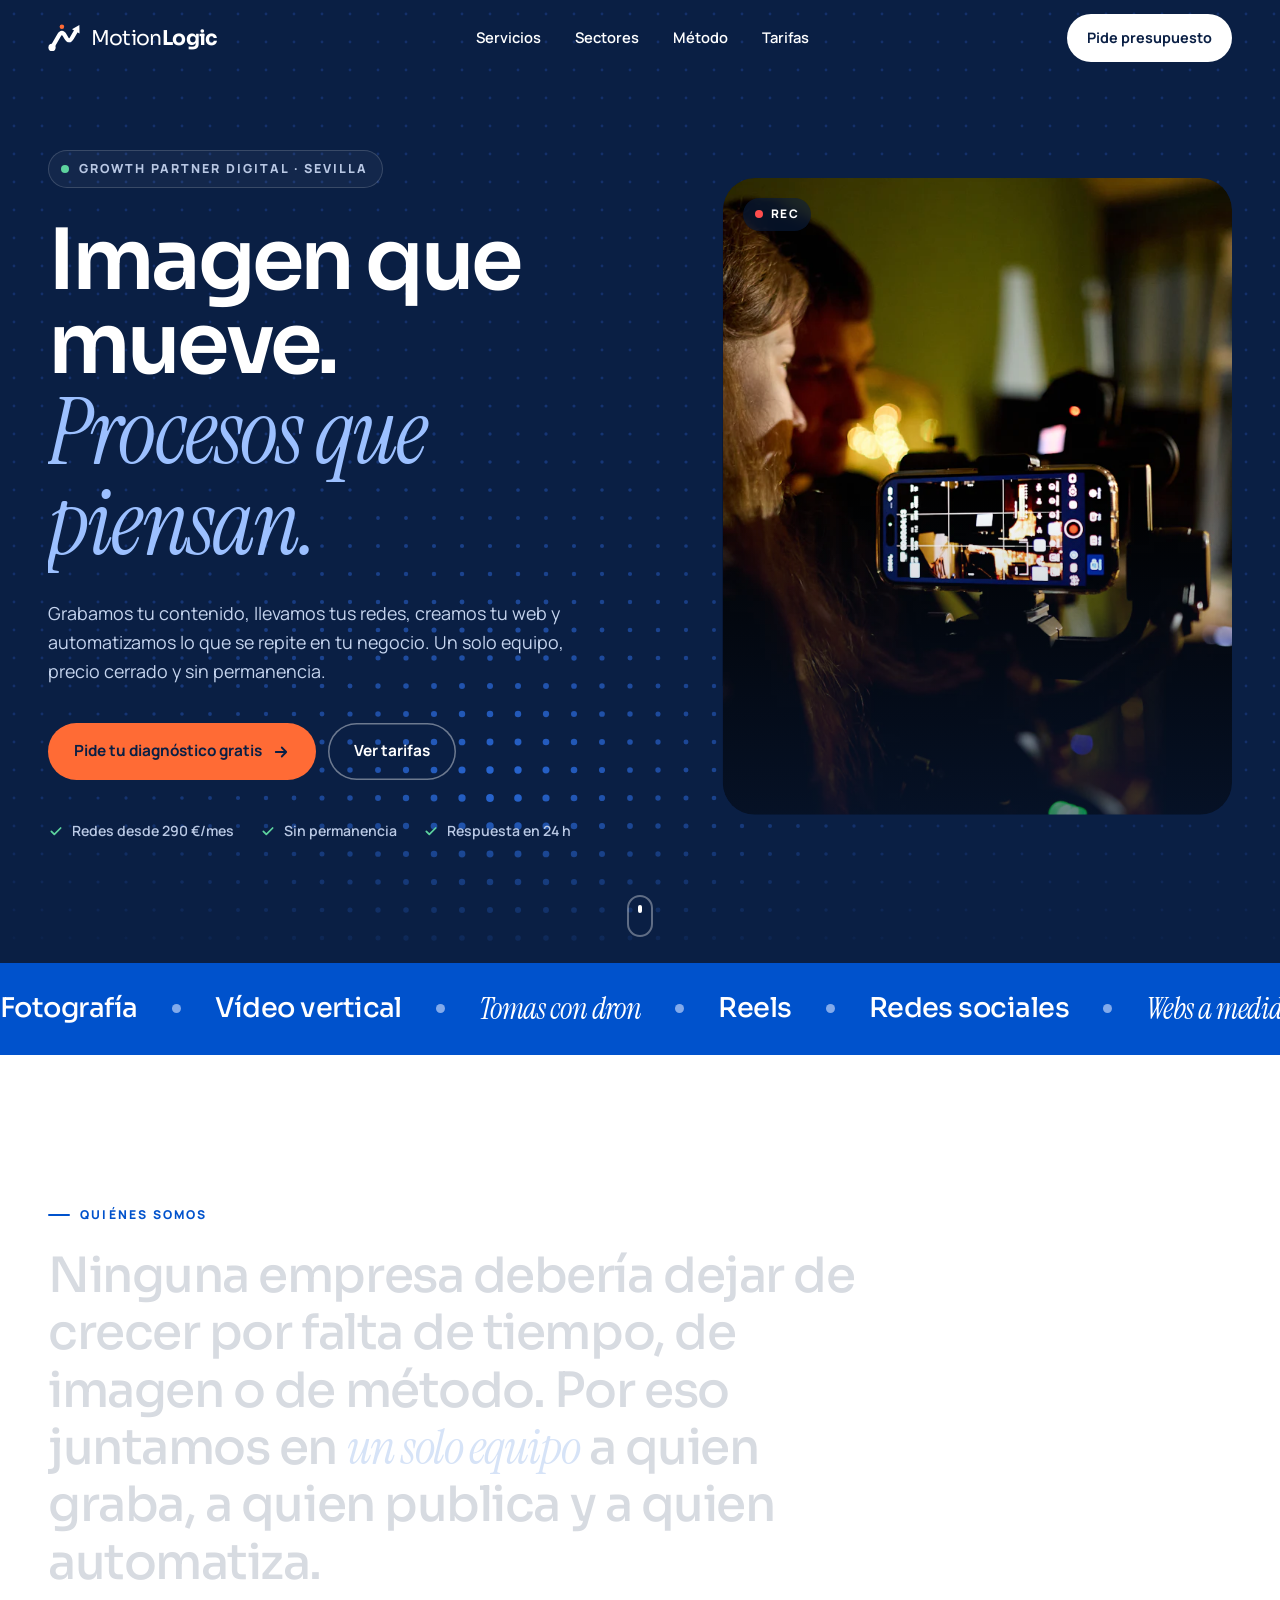
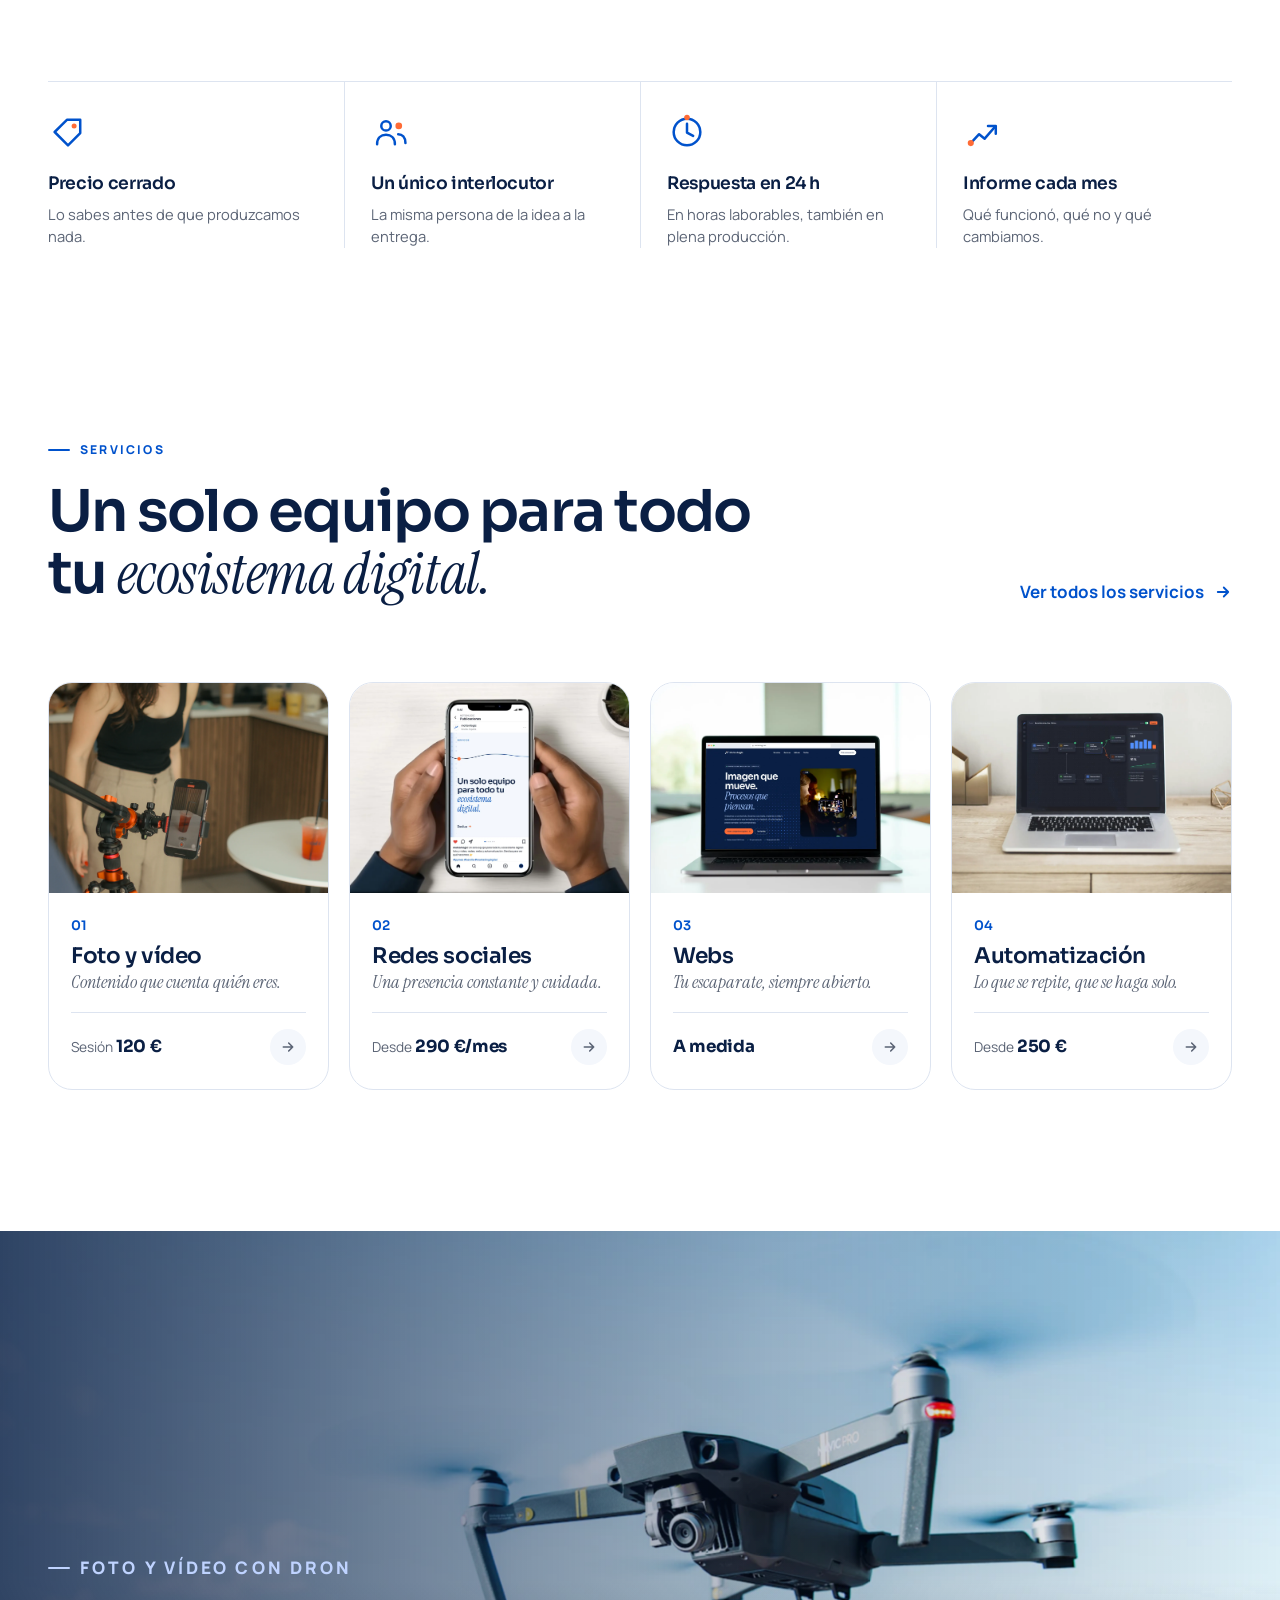
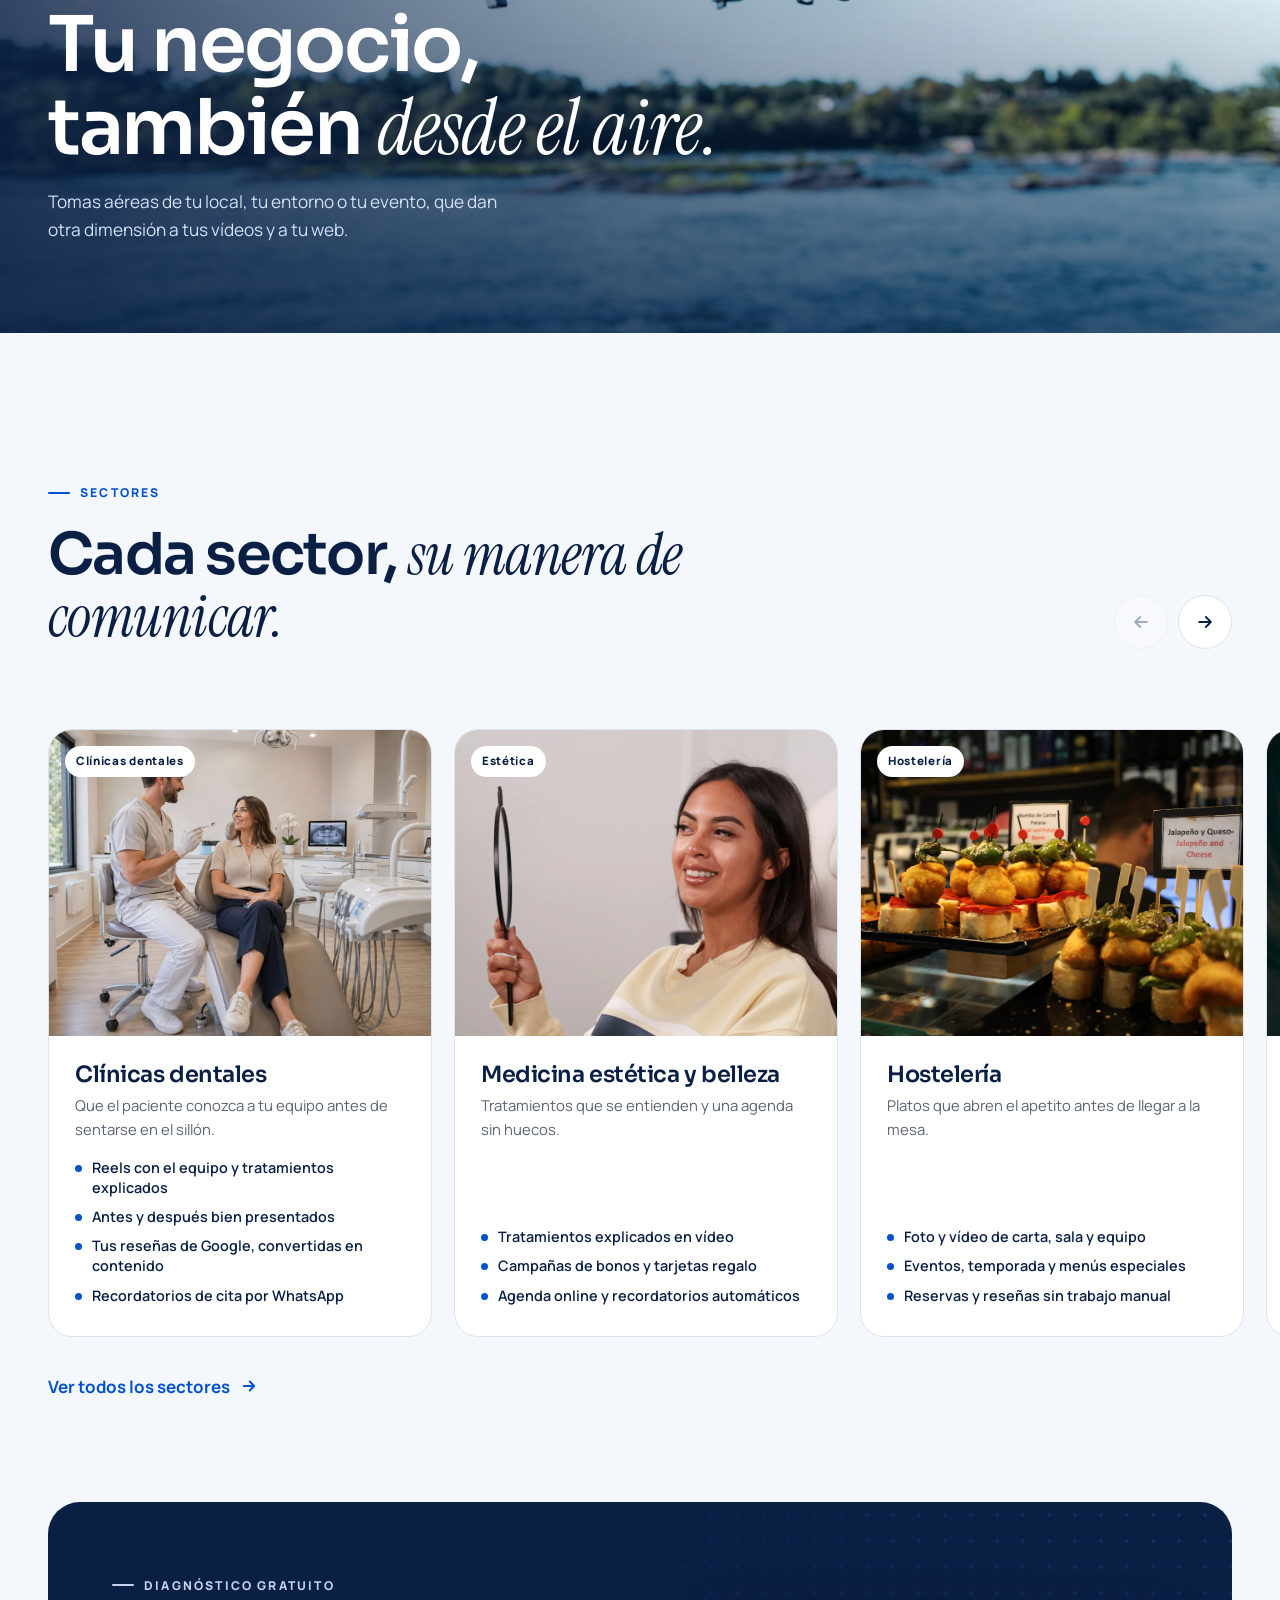
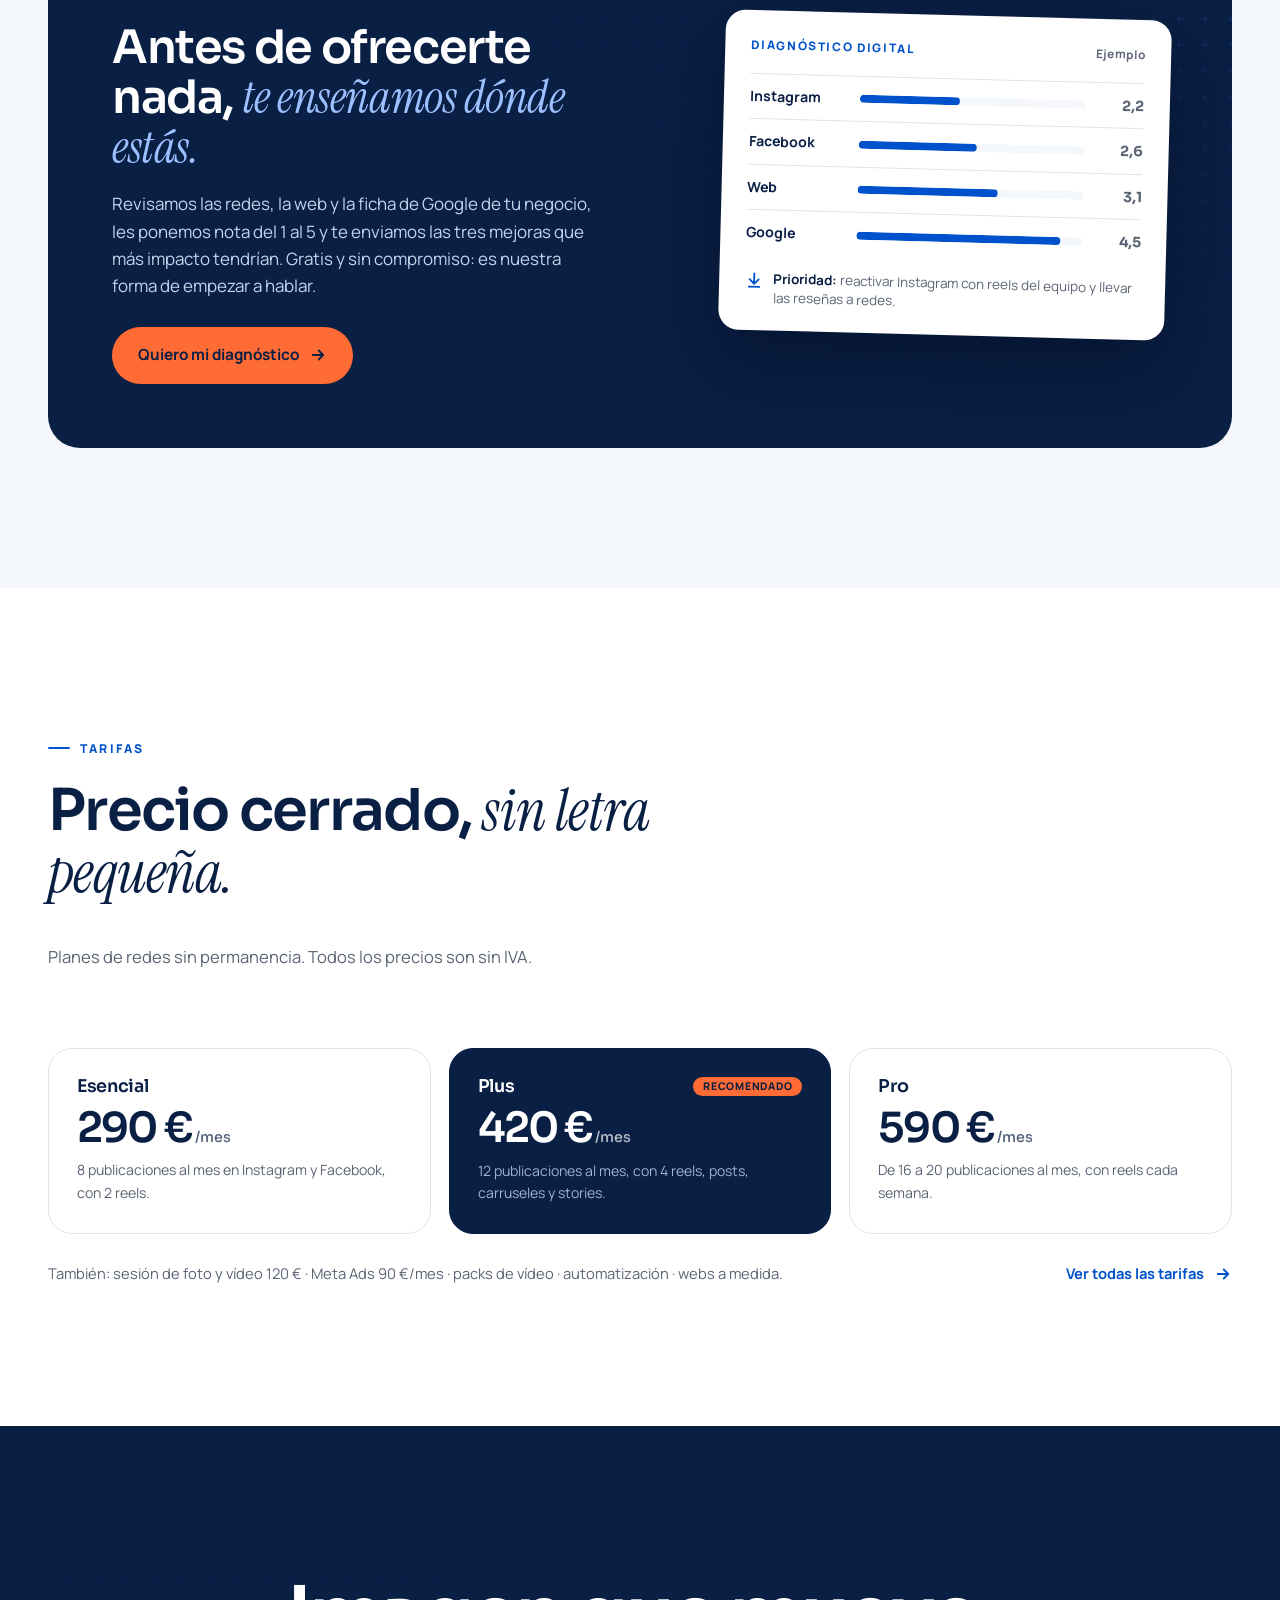
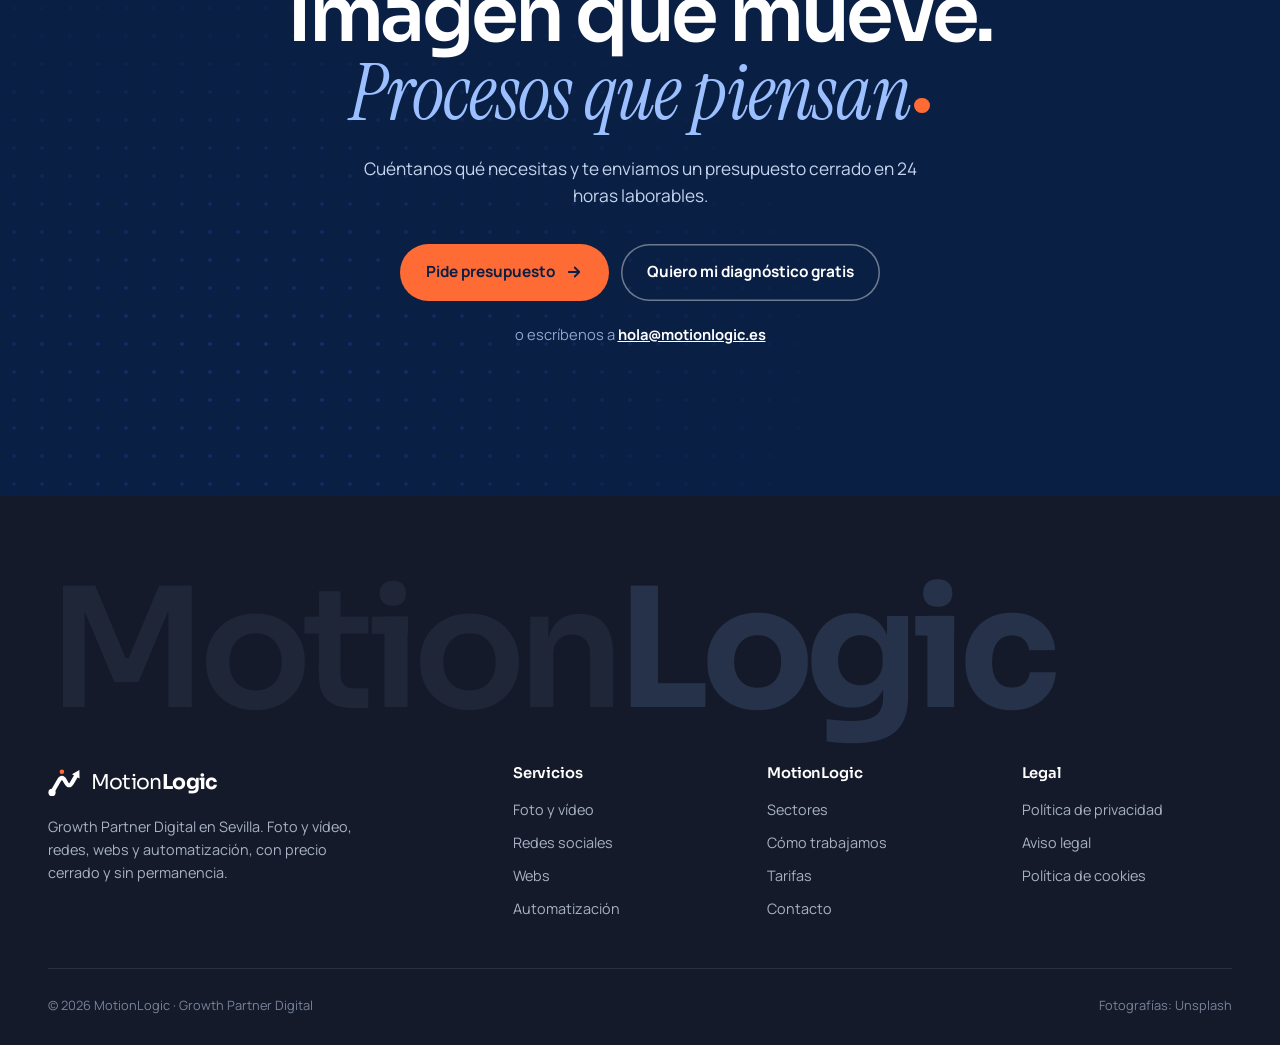
<file: index.html>
<!DOCTYPE html>
<html lang="es">
<head>
<meta charset="UTF-8">
<meta name="viewport" content="width=device-width, initial-scale=1.0">
<title>MotionLogic · Foto, vídeo, redes y automatización para pymes</title>
<meta name="description" content="Growth Partner Digital en Sevilla. Grabamos tu contenido, gestionamos tus redes, creamos tu web y automatizamos tus tareas. Precio cerrado y sin permanencia.">
<meta name="theme-color" content="#0A1F44">
<link rel="canonical" href="https://motionlogic.es/">
<meta property="og:type" content="website">
<meta property="og:url" content="https://motionlogic.es/">
<meta property="og:title" content="MotionLogic · Foto, vídeo, redes y automatización para pymes">
<meta property="og:description" content="Growth Partner Digital en Sevilla. Grabamos tu contenido, gestionamos tus redes, creamos tu web y automatizamos tus tareas. Precio cerrado y sin permanencia.">
<meta property="og:image" content="https://motionlogic.es/og.png">
<meta property="og:locale" content="es_ES">
<meta name="twitter:card" content="summary_large_image">
<link rel="icon" href="favicon.ico" sizes="48x48">
<link rel="icon" href="favicon-192.png" type="image/png" sizes="192x192">
<link rel="apple-touch-icon" href="apple-touch-icon.png">
<link rel="preconnect" href="https://fonts.googleapis.com">
<link rel="preconnect" href="https://fonts.gstatic.com" crossorigin>
<link href="https://fonts.googleapis.com/css2?family=Instrument+Serif:ital@0;1&amp;family=Manrope:wght@400;500;600;700;800&amp;family=Sora:wght@300;400;500;600;700&amp;display=swap" rel="stylesheet">
<link rel="stylesheet" href="assets/styles.css">
<script>!function(r){r.classList.add('js');var n='wait';try{var t=+sessionStorage.getItem('ml-nav');if(t&&Date.now()-t<6000)n='wait-now'}catch(e){}r.classList.add(n)}(document.documentElement)</script>
<link rel="preload" as="image" href="img/hero-rodaje.webp" type="image/webp">
<script type="application/ld+json">
{"@context":"https://schema.org","@type":"ProfessionalService","name":"MotionLogic","url":"https://motionlogic.es/","email":"hola@motionlogic.es","image":"https://motionlogic.es/og.png","description":"Foto y vídeo, gestión de redes sociales, webs y automatización de procesos para pymes.","address":{"@type":"PostalAddress","addressLocality":"Sevilla","addressCountry":"ES"},"areaServed":"ES","slogan":"Imagen que mueve. Procesos que piensan."}
</script>
</head>
<body>
<div class="loader" aria-hidden="true">
  <div class="lg">
    <svg viewBox="5.4 15.62 85.6 76.38">
      <path class="ln" pathLength="1" d="M16,80 L34.21,48.47 Q42,34.97 49.79,48.47 L53.21,54.38 Q61,67.88 68.79,54.38 L79.5,35.83"/>
      <path class="tip" d="M88,21.11 L88.46,43.31 L68.54,31.81 Z"/>
      <circle class="base" cx="16" cy="80" r="9.5"/>
      <circle class="dot" cx="42" cy="25.72" r="6"/>
    </svg>
    <span>Motion<b>Logic</b></span>
  </div>
</div>
<a class="skip" href="#main">Saltar al contenido</a>
<div class="progress" id="progress" aria-hidden="true"></div>

<nav id="nav" aria-label="Principal">
  <div class="wrap nav-in">
    <a class="logo" href="index.html" aria-label="MotionLogic · inicio">
      <svg viewBox="5.4 15.62 85.6 76.38" aria-hidden="true" focusable="false">
        <path class="mk" d="M16,80 L34.21,48.47 Q42,34.97 49.79,48.47 L53.21,54.38 Q61,67.88 68.79,54.38 L79.5,35.83" stroke-width="11" stroke-linecap="round" stroke-linejoin="round"/>
        <path class="mf" d="M88,21.11 L88.46,43.31 L68.54,31.81 Z" style="stroke:none"/>
        <circle class="mf" cx="16" cy="80" r="9.5"/>
        <circle cx="42" cy="25.72" r="6" fill="#FF6B35"/>
      </svg>
      <span>Motion<b>Logic</b></span>
    </a>
    <ul class="links" id="links">
      <li><a href="servicios.html">Servicios</a></li>
      <li><a href="sectores.html">Sectores</a></li>
      <li><a href="metodo.html">Método</a></li>
      <li><a href="tarifas.html">Tarifas</a></li>
    </ul>
    <a class="btn nav-cta" href="contacto.html">Pide presupuesto</a>
    <button class="burger" id="burger" aria-label="Abrir menú" aria-expanded="false" aria-controls="mmenu"><i></i></button>
  </div>
</nav>
<div class="mmenu" id="mmenu" aria-hidden="true">
  <ul>
    <li><a href="index.html">Inicio</a></li>
    <li><a href="servicios.html">Servicios</a></li>
    <li><a href="sectores.html">Sectores</a></li>
    <li><a href="metodo.html">Método</a></li>
    <li><a href="tarifas.html">Tarifas</a></li>
    <li><a href="contacto.html">Contacto</a></li>
  </ul>
  <p>Escríbenos a <a href="mailto:hola@motionlogic.es">hola@motionlogic.es</a><br>Respondemos en 24 h laborables.</p>
</div>

<header class="hero" id="top">
  <canvas id="field" aria-hidden="true"></canvas>
  <div class="wrap hero-grid">
    <div class="hero-copy">
      <p class="kicker"><i></i>Growth Partner Digital · Sevilla</p>
      <h1 class="h1"><span class="ln"><span>Imagen que mueve.</span></span><span class="ln"><span><em>Procesos que piensan.</em></span></span></h1>
      <p class="sub">Grabamos tu contenido, llevamos tus redes, creamos tu web y automatizamos lo que se repite en tu negocio. Un solo equipo, precio cerrado y sin permanencia.</p>
      <div class="ctas">
        <a class="btn btn-p" href="contacto.html?interes=diagnostico">Pide tu diagnóstico gratis <svg viewBox="0 0 24 24" fill="none" stroke="currentColor" stroke-width="2.4" stroke-linecap="round" stroke-linejoin="round" aria-hidden="true"><path d="M5 12h14M13 6l6 6-6 6"/></svg></a>
        <a class="btn btn-ghost" href="tarifas.html">Ver tarifas</a>
      </div>
      <ul class="facts">
        <li><svg viewBox="0 0 24 24" fill="none" stroke="currentColor" stroke-width="2.6" stroke-linecap="round" stroke-linejoin="round" aria-hidden="true"><path d="M5 12.5l4.5 4.5L19 7.5"/></svg>Redes desde 290 €/mes</li>
        <li><svg viewBox="0 0 24 24" fill="none" stroke="currentColor" stroke-width="2.6" stroke-linecap="round" stroke-linejoin="round" aria-hidden="true"><path d="M5 12.5l4.5 4.5L19 7.5"/></svg>Sin permanencia</li>
        <li><svg viewBox="0 0 24 24" fill="none" stroke="currentColor" stroke-width="2.6" stroke-linecap="round" stroke-linejoin="round" aria-hidden="true"><path d="M5 12.5l4.5 4.5L19 7.5"/></svg>Respuesta en 24 h</li>
      </ul>
    </div>
    <div class="hero-media">
      <figure class="frame" id="frame">
        <span class="rec"><i></i>REC</span>
        <img src="img/hero-rodaje.webp" width="1400" height="933" fetchpriority="high" alt="Grabación de un vídeo vertical con un móvil montado en un estabilizador">
      </figure>
    </div>
  </div>
  <a class="scroll-cue" href="#main" aria-label="Bajar al contenido"></a>
</header>

<main id="main">

<div class="marquee" aria-hidden="true">
  <div class="mq-track">
    <span>Fotografía <b></b> Vídeo vertical <b></b> <em>Tomas con dron</em> <b></b> Reels <b></b> Redes sociales <b></b> <em>Webs a medida</em> <b></b> Meta Ads <b></b> WhatsApp automático <b></b> <em>Chatbots</em> <b></b> Agendas que se llenan solas <b></b></span>
    <span>Fotografía <b></b> Vídeo vertical <b></b> <em>Tomas con dron</em> <b></b> Reels <b></b> Redes sociales <b></b> <em>Webs a medida</em> <b></b> Meta Ads <b></b> WhatsApp automático <b></b> <em>Chatbots</em> <b></b> Agendas que se llenan solas <b></b></span>
  </div>
</div>

<section class="manifest" aria-labelledby="mf-t">
  <div class="wrap">
    <p class="eyebrow" id="mf-t">Quiénes somos</p>
    <p class="big" id="big">Ninguna empresa debería dejar de crecer por falta de tiempo, de imagen o de método. Por eso juntamos en <em>un solo equipo</em> a quien graba, a quien publica y a quien automatiza.</p>
    <div class="pledges">
      <div class="pledge" data-r>
        <svg viewBox="0 0 72 72" fill="none" aria-hidden="true"><path d="M12,36 L34,14 H58 V38 L36,60 Z" stroke="#0052CC" stroke-width="4.5" stroke-linejoin="round"/><circle cx="47" cy="25" r="4.5" fill="#FF6B35"/></svg>
        <b>Precio cerrado</b><span>Lo sabes antes de que produzcamos nada.</span></div>
      <div class="pledge" data-r style="--d:.08s">
        <svg viewBox="0 0 72 72" fill="none" aria-hidden="true"><circle cx="27" cy="25" r="8.5" stroke="#0052CC" stroke-width="4.5"/><path d="M11,58 C11,47 18,41 27,41 C36,41 43,47 43,58" stroke="#0052CC" stroke-width="4.5" stroke-linecap="round"/><circle cx="50" cy="25" r="6" fill="#FF6B35"/><path d="M49,40 C56,40 62,45 62,56" stroke="#0052CC" stroke-width="4.5" stroke-linecap="round"/></svg>
        <b>Un único interlocutor</b><span>La misma persona de la idea a la entrega.</span></div>
      <div class="pledge" data-r style="--d:.16s">
        <svg viewBox="0 0 72 72" fill="none" aria-hidden="true"><circle cx="36" cy="36" r="24" stroke="#0052CC" stroke-width="4.5"/><path d="M36,21 V37 L47,43" stroke="#0052CC" stroke-width="4.5" stroke-linecap="round" stroke-linejoin="round"/><circle cx="36" cy="10" r="5" fill="#FF6B35"/></svg>
        <b>Respuesta en 24 h</b><span>En horas laborables, también en plena producción.</span></div>
      <div class="pledge" data-r style="--d:.24s">
        <svg viewBox="0 0 72 72" fill="none" aria-hidden="true"><path d="M14,56 L29,40 L39,48 L58,26" stroke="#0052CC" stroke-width="4.5" stroke-linecap="round" stroke-linejoin="round"/><path d="M45,25 H59 V39" stroke="#0052CC" stroke-width="4.5" stroke-linecap="round" stroke-linejoin="round"/><circle cx="14" cy="56" r="5.5" fill="#FF6B35"/></svg>
        <b>Informe cada mes</b><span>Qué funcionó, qué no y qué cambiamos.</span></div>
    </div>
  </div>
</section>

<section class="home-svc" aria-labelledby="sv-t">
  <div class="wrap">
    <div class="sec-head">
      <div>
        <p class="eyebrow">Servicios</p>
        <h2 id="sv-t" data-r>Un solo equipo para todo tu <em>ecosistema digital.</em></h2>
      </div>
      <a class="more-link" href="servicios.html" data-r>Ver todos los servicios <svg viewBox="0 0 24 24" fill="none" stroke="currentColor" stroke-width="2.4" stroke-linecap="round" stroke-linejoin="round" aria-hidden="true"><path d="M5 12h14M13 6l6 6-6 6"/></svg></a>
    </div>
    <div class="svc-cards">
      <a class="scard" href="servicios.html#foto-video" data-r style="--d:0.00s">
        <figure><img src="img/servicio-foto-video.webp" width="1400" height="2100" loading="lazy" alt="Mujer grabando un vídeo con el móvil en un trípode dentro de una cafetería" style="object-position:50% 35%"></figure>
        <div class="tx"><span class="n">01</span><h3>Foto y vídeo</h3><p class="cl">Contenido que cuenta quién eres.</p>
          <p class="pr"><span>Sesión <b>120 €</b></span><span class="go"><svg viewBox="0 0 24 24" fill="none" stroke="currentColor" stroke-width="2.4" stroke-linecap="round" stroke-linejoin="round" aria-hidden="true"><path d="M5 12h14M13 6l6 6-6 6"/></svg></span></p></div>
      </a>
      <a class="scard" href="servicios.html#redes" data-r style="--d:0.08s">
        <figure><img src="img/servicio-redes.webp" width="1400" height="1050" loading="lazy" alt="Manos sujetando un iPhone con una publicación de MotionLogic en pantalla" style="object-position:50% 50%"></figure>
        <div class="tx"><span class="n">02</span><h3>Redes sociales</h3><p class="cl">Una presencia constante y cuidada.</p>
          <p class="pr"><span>Desde <b>290 €/mes</b></span><span class="go"><svg viewBox="0 0 24 24" fill="none" stroke="currentColor" stroke-width="2.4" stroke-linecap="round" stroke-linejoin="round" aria-hidden="true"><path d="M5 12h14M13 6l6 6-6 6"/></svg></span></p></div>
      </a>
      <a class="scard" href="servicios.html#webs" data-r style="--d:0.16s">
        <figure><img src="img/servicio-web.webp" width="1400" height="1050" loading="lazy" alt="Portátil sobre una mesa mostrando una página web en español" style="object-position:50% 55%"></figure>
        <div class="tx"><span class="n">03</span><h3>Webs</h3><p class="cl">Tu escaparate, siempre abierto.</p>
          <p class="pr"><span><b>A medida</b></span><span class="go"><svg viewBox="0 0 24 24" fill="none" stroke="currentColor" stroke-width="2.4" stroke-linecap="round" stroke-linejoin="round" aria-hidden="true"><path d="M5 12h14M13 6l6 6-6 6"/></svg></span></p></div>
      </a>
      <a class="scard" href="servicios.html#automatizacion" data-r style="--d:0.24s">
        <figure><img src="img/servicio-automatizacion.webp" width="1400" height="1050" loading="lazy" alt="Portátil mostrando un flujo automático de recordatorios de cita y sus gráficas" style="object-position:50% 50%"></figure>
        <div class="tx"><span class="n">04</span><h3>Automatización</h3><p class="cl">Lo que se repite, que se haga solo.</p>
          <p class="pr"><span>Desde <b>250 €</b></span><span class="go"><svg viewBox="0 0 24 24" fill="none" stroke="currentColor" stroke-width="2.4" stroke-linecap="round" stroke-linejoin="round" aria-hidden="true"><path d="M5 12h14M13 6l6 6-6 6"/></svg></span></p></div>
      </a>
    </div>
  </div>
</section>

<section class="drone" aria-labelledby="dr-t">
  <img id="droneImg" src="img/dron.webp" width="1600" height="1067" loading="lazy" alt="Dron volando sobre un río">
  <div class="wrap">
    <p class="eyebrow" style="color:#BFD3FF">Foto y vídeo con dron</p>
    <h2 id="dr-t" data-r>Tu negocio, también <em>desde el aire.</em></h2>
    <p data-r style="--d:.12s">Tomas aéreas de tu local, tu entorno o tu evento, que dan otra dimensión a tus vídeos y a tu web.</p>
  </div>
</section>

<section class="sectors" aria-labelledby="sc-t">
  <div class="wrap">
    <div class="sec-head">
      <div>
        <p class="eyebrow">Sectores</p>
        <h2 id="sc-t" data-r>Cada sector, <em>su manera de comunicar.</em></h2>
      </div>
      <div class="sc-nav">
        <button id="scPrev" aria-label="Sector anterior"><svg viewBox="0 0 24 24" fill="none" stroke="currentColor" stroke-width="2.2" stroke-linecap="round" stroke-linejoin="round" aria-hidden="true"><path d="M19 12H5M11 6l-6 6 6 6"/></svg></button>
        <button id="scNext" aria-label="Sector siguiente"><svg viewBox="0 0 24 24" fill="none" stroke="currentColor" stroke-width="2.2" stroke-linecap="round" stroke-linejoin="round" aria-hidden="true"><path d="M5 12h14M13 6l6 6-6 6"/></svg></button>
      </div>
    </div>
    <div class="track" id="track" tabindex="0" aria-label="Sectores con los que trabajamos">
      <article class="sector">
        <figure><img src="img/sector-dental.webp" width="1100" height="825" loading="lazy" alt="Dentista conversando con una paciente en una consulta luminosa" style="object-position:50% 50%"><span class="badge">Clínicas dentales</span></figure>
        <div class="tx"><h3>Clínicas dentales</h3>
          <p>Que el paciente conozca a tu equipo antes de sentarse en el sillón.</p>
          <ul><li>Reels con el equipo y tratamientos explicados</li><li>Antes y después bien presentados</li><li>Tus reseñas de Google, convertidas en contenido</li><li>Recordatorios de cita por WhatsApp</li></ul></div>
      </article>
      <article class="sector">
        <figure><img src="img/sector-estetica.webp" width="900" height="1200" loading="lazy" alt="Mujer sonriendo mientras se mira en un espejo de mano" style="object-position:50% 30%"><span class="badge">Estética</span></figure>
        <div class="tx"><h3>Medicina estética y belleza</h3>
          <p>Tratamientos que se entienden y una agenda sin huecos.</p>
          <ul><li>Tratamientos explicados en vídeo</li><li>Campañas de bonos y tarjetas regalo</li><li>Agenda online y recordatorios automáticos</li></ul></div>
      </article>
      <article class="sector">
        <figure><img src="img/sector-hosteleria.webp" width="1100" height="733" loading="lazy" alt="Barra de un bar con pinchos variados" style="object-position:50% 50%"><span class="badge">Hostelería</span></figure>
        <div class="tx"><h3>Hostelería</h3>
          <p>Platos que abren el apetito antes de llegar a la mesa.</p>
          <ul><li>Foto y vídeo de carta, sala y equipo</li><li>Eventos, temporada y menús especiales</li><li>Reservas y reseñas sin trabajo manual</li></ul></div>
      </article>
      <article class="sector">
        <figure><img src="img/sector-autoescuela.webp" width="1100" height="733" loading="lazy" alt="Mujer conduciendo con las manos en el volante" style="object-position:50% 50%"><span class="badge">Autoescuelas</span></figure>
        <div class="tx"><h3>Autoescuelas</h3>
          <p>Hablar el idioma de quien se saca el carné.</p>
          <ul><li>Contenido para TikTok e Instagram</li><li>Dudas del teórico resueltas en vídeo</li><li>Avisos de clases y exámenes automáticos</li></ul></div>
      </article>
      <article class="sector">
        <figure><img src="img/sector-taller.webp" width="1100" height="733" loading="lazy" alt="Mecánico revisando el motor de un coche en un taller luminoso" style="object-position:50% 50%"><span class="badge">Talleres</span></figure>
        <div class="tx"><h3>Talleres y automoción</h3>
          <p>Confianza antes de dejar el coche en tus manos.</p>
          <ul><li>Vídeos del taller y del equipo trabajando</li><li>Consejos de mantenimiento que generan confianza</li><li>Avisos de revisión, ITV y coche listo por WhatsApp</li></ul></div>
      </article>
      <article class="sector">
        <figure><img src="img/sector-farmacia.webp" width="1100" height="733" loading="lazy" alt="Farmacéutica colocando productos en una estantería" style="object-position:50% 40%"><span class="badge">Farmacias</span></figure>
        <div class="tx"><h3>Farmacias</h3>
          <p>La farmacia de confianza del barrio, también en redes.</p>
          <ul><li>Consejos de salud y de temporada</li><li>Dermocosmética y servicios, bien presentados</li><li>Avisos de encargos listos para recoger</li></ul></div>
      </article>
      <article class="sector">
        <figure><img src="img/sector-club.webp" width="1000" height="1500" loading="lazy" alt="Jugador de pádel levantando la pala en una pista azul" style="object-position:50% 22%"><span class="badge">Clubes deportivos</span></figure>
        <div class="tx"><h3>Clubes deportivos</h3>
          <p>Más socios, más alumnos y más ambiente en el club.</p>
          <ul><li>Vídeo de partidos, torneos y escuelas</li><li>Inscripciones y cuotas automatizadas</li><li>Reservas de pista y recordatorios</li></ul></div>
      </article>
      <article class="sector">
        <figure><img src="img/sector-ayuntamiento.webp" width="1100" height="825" loading="lazy" alt="Plaza andaluza con edificios históricos y vecinos paseando" style="object-position:50% 50%"><span class="badge">Ayuntamientos</span></figure>
        <div class="tx"><h3>Ayuntamientos y entidades</h3>
          <p>Comunicación institucional clara, cercana y constante.</p>
          <ul><li>Redes con un tono adaptado a la institución</li><li>Vídeo y dron de eventos y patrimonio</li><li>Webs accesibles y fáciles de mantener</li></ul></div>
      </article>
    </div>
    <p style="margin-top:28px"><a class="more-link" href="sectores.html">Ver todos los sectores <svg viewBox="0 0 24 24" fill="none" stroke="currentColor" stroke-width="2.4" stroke-linecap="round" stroke-linejoin="round" aria-hidden="true"><path d="M5 12h14M13 6l6 6-6 6"/></svg></a></p>

    <div class="diag" data-r>
      <div class="dots" aria-hidden="true"></div>
      <div>
        <p class="eyebrow">Diagnóstico gratuito</p>
        <h2>Antes de ofrecerte nada, <em>te enseñamos dónde estás.</em></h2>
        <p>Revisamos las redes, la web y la ficha de Google de tu negocio, les ponemos nota del 1 al 5 y te enviamos las tres mejoras que más impacto tendrían. Gratis y sin compromiso: es nuestra forma de empezar a hablar.</p>
        <a class="btn btn-p" href="contacto.html?interes=diagnostico">Quiero mi diagnóstico <svg viewBox="0 0 24 24" fill="none" stroke="currentColor" stroke-width="2.4" stroke-linecap="round" stroke-linejoin="round" aria-hidden="true"><path d="M5 12h14M13 6l6 6-6 6"/></svg></a>
      </div>
      <div class="report" id="report" aria-label="Ejemplo de diagnóstico">
        <header>Diagnóstico digital <span>Ejemplo</span></header>
        <div class="bar"><span>Instagram</span><span class="tr"><i style="--v:44%"></i></span><em>2,2</em></div>
        <div class="bar"><span>Facebook</span><span class="tr"><i style="--v:52%"></i></span><em>2,6</em></div>
        <div class="bar"><span>Web</span><span class="tr"><i style="--v:62%"></i></span><em>3,1</em></div>
        <div class="bar"><span>Google</span><span class="tr"><i style="--v:90%"></i></span><em>4,5</em></div>
        <div class="rf"><svg width="18" height="18" viewBox="0 0 24 24" fill="none" stroke="#0052CC" stroke-width="2.4" stroke-linecap="round" stroke-linejoin="round" aria-hidden="true" style="flex:none;margin-top:2px"><path d="M12 3v12M6 11l6 6 6-6M5 21h14"/></svg><span><b>Prioridad:</b> reactivar Instagram con reels del equipo y llevar las reseñas a redes.</span></div>
      </div>
    </div>
  </div>
</section>

<section class="teaser" aria-labelledby="tz-t" style="background:#fff">
  <div class="wrap">
    <div class="sec-head">
      <div>
        <p class="eyebrow">Tarifas</p>
        <h2 id="tz-t" data-r>Precio cerrado, <em>sin letra pequeña.</em></h2>
      </div>
      <p class="lead" data-r style="--d:.1s">Planes de redes sin permanencia. Todos los precios son sin IVA.</p>
    </div>
    <div class="tz">
      <a href="tarifas.html#redes" data-r><h3>Esencial</h3><div class="price">290 €<small>/mes</small></div><p>8 publicaciones al mes en Instagram y Facebook, con 2 reels.</p></a>
      <a class="hot" href="tarifas.html#redes" data-r style="--d:.08s"><h3>Plus <span>Recomendado</span></h3><div class="price">420 €<small>/mes</small></div><p>12 publicaciones al mes, con 4 reels, posts, carruseles y stories.</p></a>
      <a href="tarifas.html#redes" data-r style="--d:.16s"><h3>Pro</h3><div class="price">590 €<small>/mes</small></div><p>De 16 a 20 publicaciones al mes, con reels cada semana.</p></a>
    </div>
    <div class="tz-foot"><span>También: sesión de foto y vídeo 120 € · Meta Ads 90 €/mes · packs de vídeo · automatización · webs a medida.</span>
      <a class="more-link" href="tarifas.html">Ver todas las tarifas <svg viewBox="0 0 24 24" fill="none" stroke="currentColor" stroke-width="2.4" stroke-linecap="round" stroke-linejoin="round" aria-hidden="true"><path d="M5 12h14M13 6l6 6-6 6"/></svg></a></div>
  </div>
</section>

</main>

<section class="cta-band" aria-labelledby="cta-t">
  <div class="dots" aria-hidden="true"></div>
  <div class="wrap">
    <h2 id="cta-t" data-r>Imagen que mueve.<br><em>Procesos que piensan</em><span class="node" aria-hidden="true"></span></h2>
    <p data-r style="--d:.08s">Cuéntanos qué necesitas y te enviamos un presupuesto cerrado en 24 horas laborables.</p>
    <div class="ctas" data-r style="--d:.16s">
      <a class="btn btn-p" href="contacto.html">Pide presupuesto <svg viewBox="0 0 24 24" fill="none" stroke="currentColor" stroke-width="2.4" stroke-linecap="round" stroke-linejoin="round" aria-hidden="true"><path d="M5 12h14M13 6l6 6-6 6"/></svg></a>
      <a class="btn btn-ghost" href="contacto.html?interes=diagnostico">Quiero mi diagnóstico gratis</a>
    </div>
    <p class="mail">o escríbenos a <a href="mailto:hola@motionlogic.es">hola@motionlogic.es</a></p>
  </div>
</section>

<footer>
  <div class="wrap">
    <p class="f-big" aria-hidden="true">Motion<b>Logic</b></p>
    <div class="f-top">
      <div>
        <a class="logo" href="index.html" aria-label="MotionLogic · inicio">
          <svg viewBox="5.4 15.62 85.6 76.38" aria-hidden="true" focusable="false">
            <path d="M16,80 L34.21,48.47 Q42,34.97 49.79,48.47 L53.21,54.38 Q61,67.88 68.79,54.38 L79.5,35.83" fill="none" stroke="#fff" stroke-width="11" stroke-linecap="round" stroke-linejoin="round"/>
            <path d="M88,21.11 L88.46,43.31 L68.54,31.81 Z" fill="#fff"/>
            <circle cx="16" cy="80" r="9.5" fill="#fff"/>
            <circle cx="42" cy="25.72" r="6" fill="#FF6B35"/>
          </svg>
          <span>Motion<b>Logic</b></span>
        </a>
        <p class="fb-txt">Growth Partner Digital en Sevilla. Foto y vídeo, redes, webs y automatización, con precio cerrado y sin permanencia.</p>
      </div>
      <div><h4>Servicios</h4><ul>
        <li><a href="servicios.html#foto-video">Foto y vídeo</a></li>
        <li><a href="servicios.html#redes">Redes sociales</a></li>
        <li><a href="servicios.html#webs">Webs</a></li>
        <li><a href="servicios.html#automatizacion">Automatización</a></li>
      </ul></div>
      <div><h4>MotionLogic</h4><ul>
        <li><a href="sectores.html">Sectores</a></li>
        <li><a href="metodo.html">Cómo trabajamos</a></li>
        <li><a href="tarifas.html">Tarifas</a></li>
        <li><a href="contacto.html">Contacto</a></li>
      </ul></div>
      <div><h4>Legal</h4><ul>
        <li><a href="privacidad.html">Política de privacidad</a></li>
        <li><a href="aviso-legal.html">Aviso legal</a></li>
        <li><a href="cookies.html">Política de cookies</a></li>
      </ul></div>
    </div>
    <div class="f-bot">
      <span>© <span id="yr">2026</span> MotionLogic · Growth Partner Digital</span>
      <span>Fotografías: Unsplash</span>
    </div>
  </div>
</footer>
<div class="fab" id="fab"><a class="btn btn-p" href="contacto.html?interes=diagnostico">Pide tu diagnóstico gratis</a></div>
<script src="assets/main.js" defer></script>
</body>
</html>
</file>
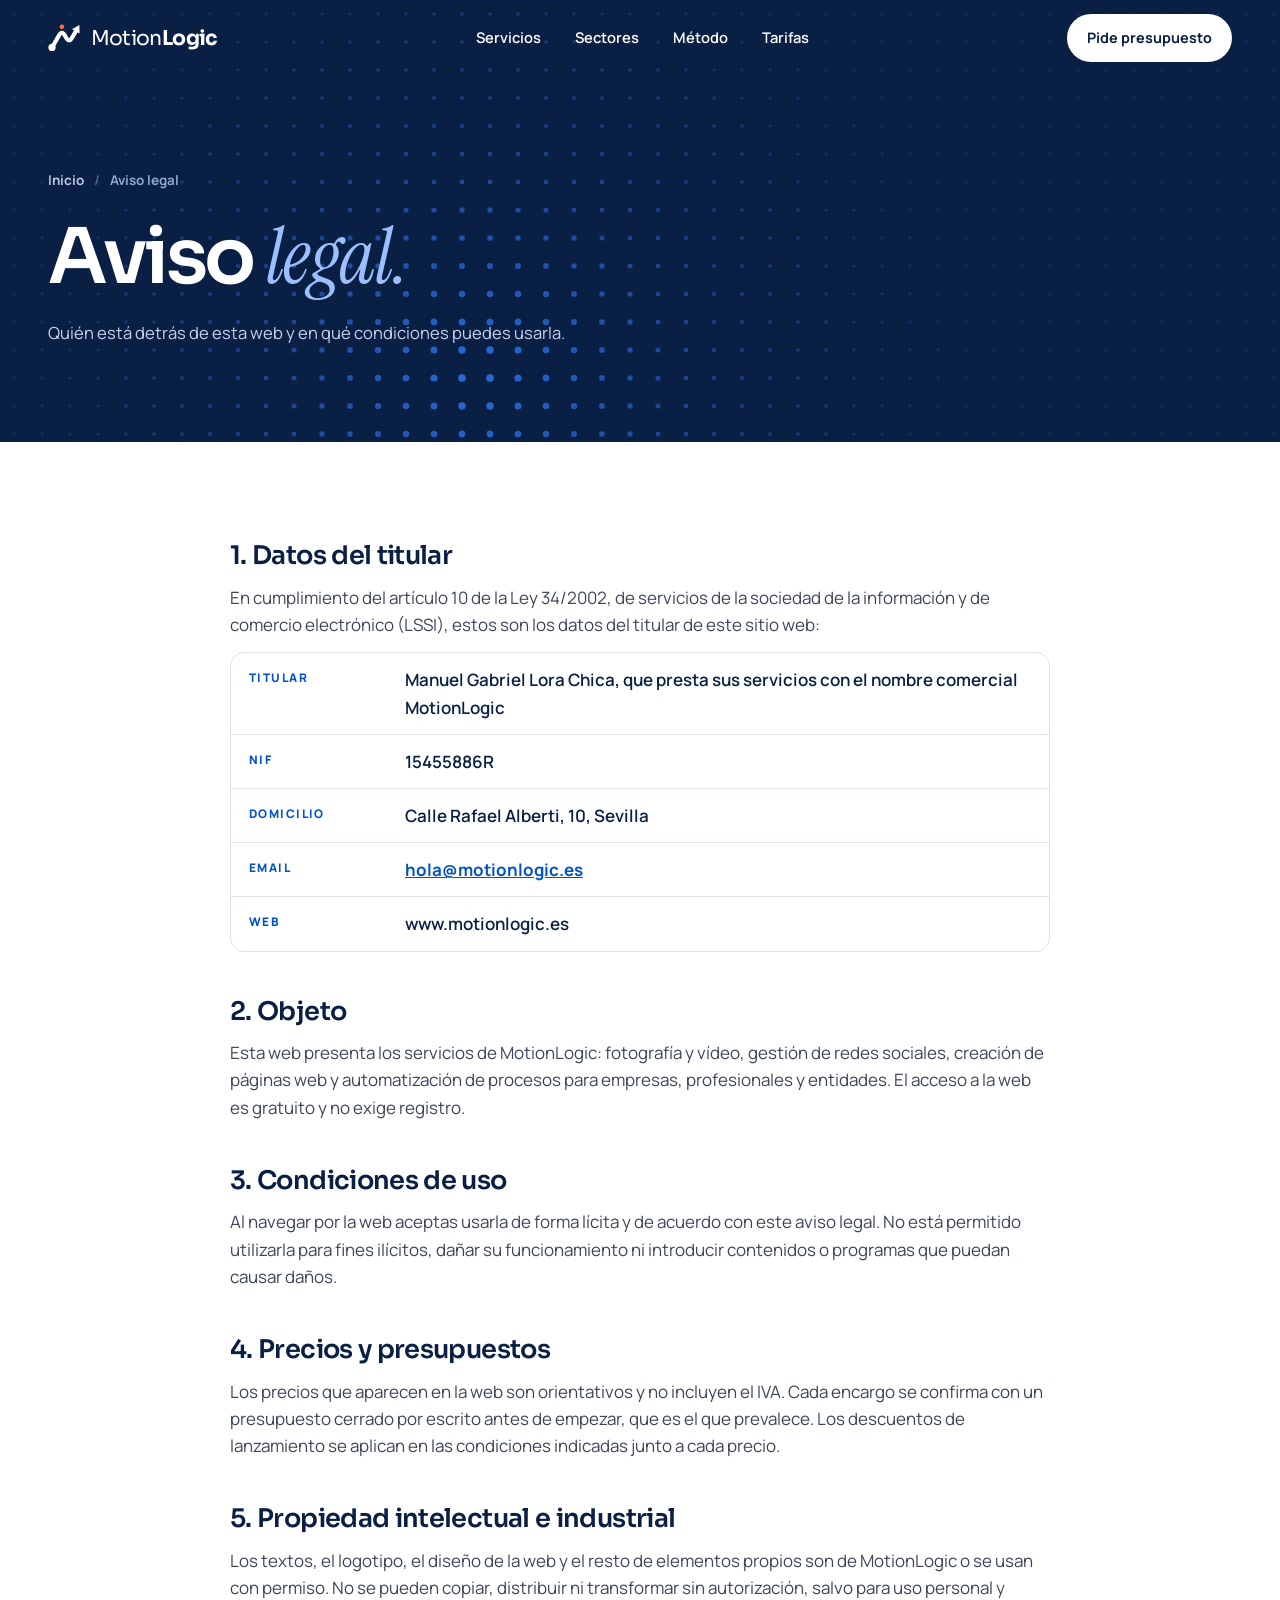
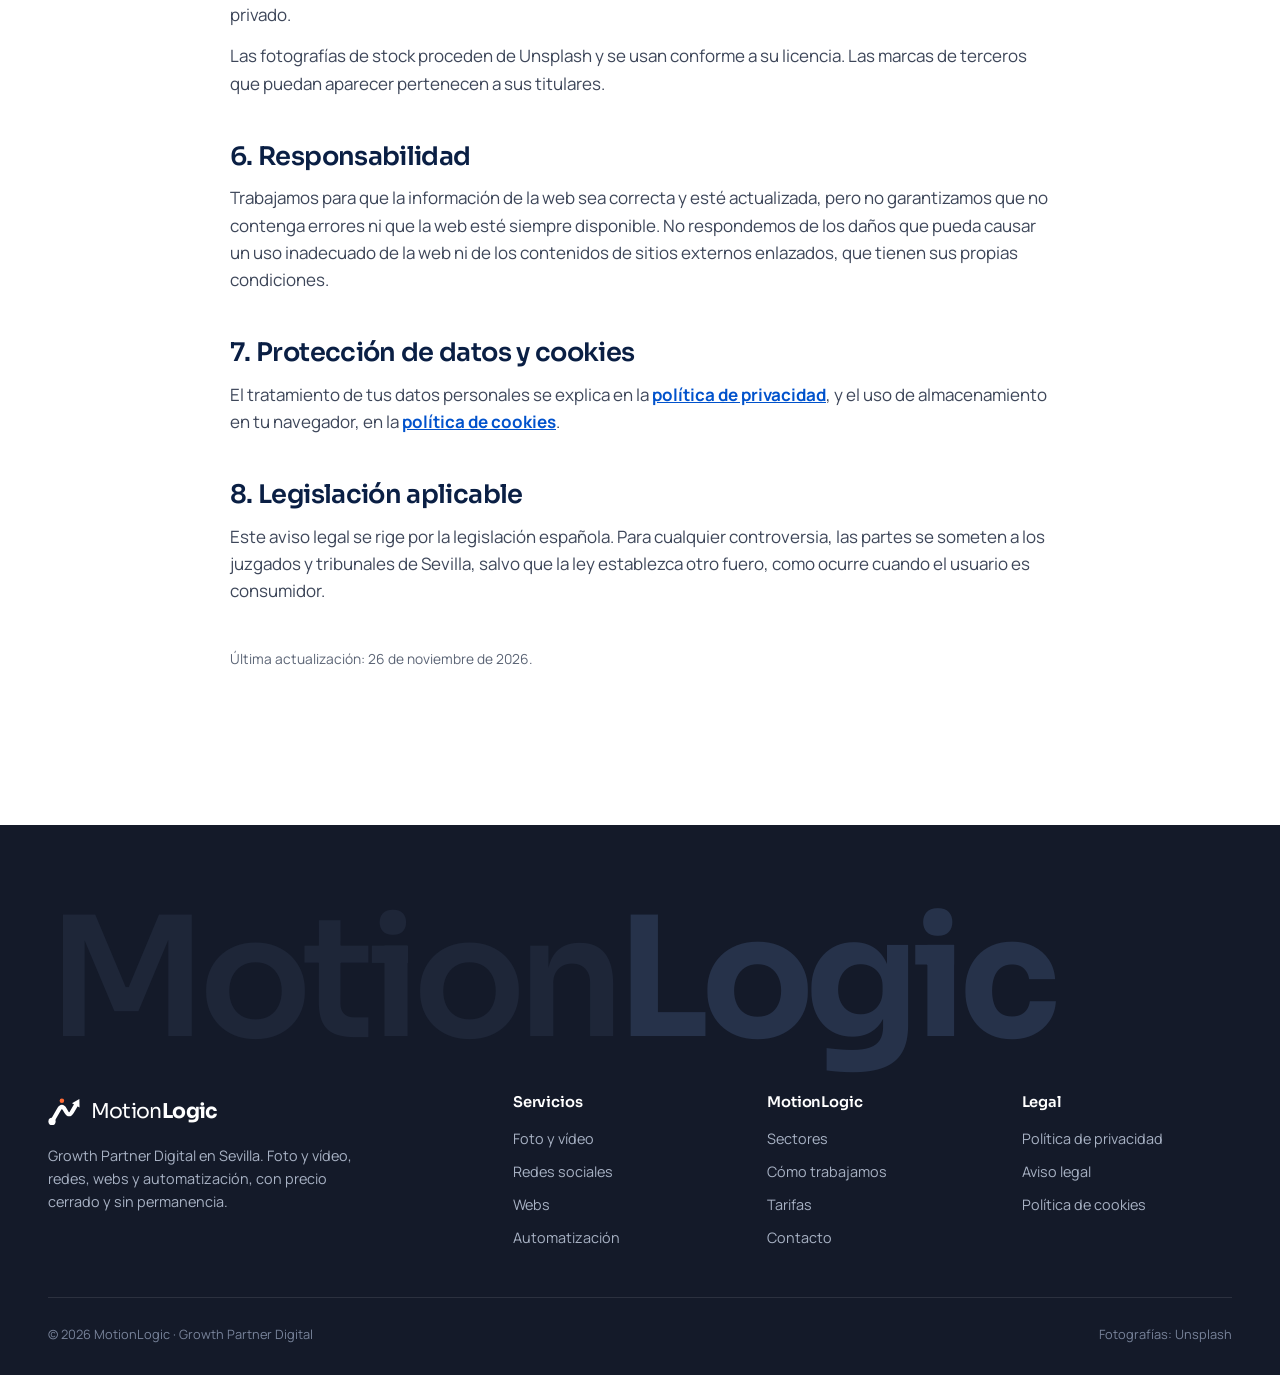
<file: aviso-legal.html>
<!DOCTYPE html>
<html lang="es">
<head>
<meta charset="UTF-8">
<meta name="viewport" content="width=device-width, initial-scale=1.0">
<title>Aviso legal · MotionLogic</title>
<meta name="description" content="Aviso legal de MotionLogic: datos del titular, condiciones de uso, precios, propiedad intelectual y legislación aplicable.">
<meta name="theme-color" content="#0A1F44">
<link rel="canonical" href="https://motionlogic.es/aviso-legal.html">
<meta property="og:type" content="website">
<meta property="og:url" content="https://motionlogic.es/aviso-legal.html">
<meta property="og:title" content="Aviso legal · MotionLogic">
<meta property="og:description" content="Aviso legal de MotionLogic: datos del titular, condiciones de uso, precios, propiedad intelectual y legislación aplicable.">
<meta property="og:image" content="https://motionlogic.es/og.png">
<meta property="og:locale" content="es_ES">
<meta name="twitter:card" content="summary_large_image">
<link rel="icon" href="favicon.ico" sizes="48x48">
<link rel="icon" href="favicon-192.png" type="image/png" sizes="192x192">
<link rel="apple-touch-icon" href="apple-touch-icon.png">
<link rel="preconnect" href="https://fonts.googleapis.com">
<link rel="preconnect" href="https://fonts.gstatic.com" crossorigin>
<link href="https://fonts.googleapis.com/css2?family=Instrument+Serif:ital@0;1&amp;family=Manrope:wght@400;500;600;700;800&amp;family=Sora:wght@300;400;500;600;700&amp;display=swap" rel="stylesheet">
<link rel="stylesheet" href="assets/styles.css">
<script>!function(r){r.classList.add('js');var n='wait';try{var t=+sessionStorage.getItem('ml-nav');if(t&&Date.now()-t<6000)n='wait-now'}catch(e){}r.classList.add(n)}(document.documentElement)</script>
</head>
<body>
<div class="loader" aria-hidden="true">
  <div class="lg">
    <svg viewBox="5.4 15.62 85.6 76.38">
      <path class="ln" pathLength="1" d="M16,80 L34.21,48.47 Q42,34.97 49.79,48.47 L53.21,54.38 Q61,67.88 68.79,54.38 L79.5,35.83"/>
      <path class="tip" d="M88,21.11 L88.46,43.31 L68.54,31.81 Z"/>
      <circle class="base" cx="16" cy="80" r="9.5"/>
      <circle class="dot" cx="42" cy="25.72" r="6"/>
    </svg>
    <span>Motion<b>Logic</b></span>
  </div>
</div>
<a class="skip" href="#main">Saltar al contenido</a>
<div class="progress" id="progress" aria-hidden="true"></div>

<nav id="nav" aria-label="Principal">
  <div class="wrap nav-in">
    <a class="logo" href="index.html" aria-label="MotionLogic · inicio">
      <svg viewBox="5.4 15.62 85.6 76.38" aria-hidden="true" focusable="false">
        <path class="mk" d="M16,80 L34.21,48.47 Q42,34.97 49.79,48.47 L53.21,54.38 Q61,67.88 68.79,54.38 L79.5,35.83" stroke-width="11" stroke-linecap="round" stroke-linejoin="round"/>
        <path class="mf" d="M88,21.11 L88.46,43.31 L68.54,31.81 Z" style="stroke:none"/>
        <circle class="mf" cx="16" cy="80" r="9.5"/>
        <circle cx="42" cy="25.72" r="6" fill="#FF6B35"/>
      </svg>
      <span>Motion<b>Logic</b></span>
    </a>
    <ul class="links" id="links">
      <li><a href="servicios.html">Servicios</a></li>
      <li><a href="sectores.html">Sectores</a></li>
      <li><a href="metodo.html">Método</a></li>
      <li><a href="tarifas.html">Tarifas</a></li>
    </ul>
    <a class="btn nav-cta" href="contacto.html">Pide presupuesto</a>
    <button class="burger" id="burger" aria-label="Abrir menú" aria-expanded="false" aria-controls="mmenu"><i></i></button>
  </div>
</nav>
<div class="mmenu" id="mmenu" aria-hidden="true">
  <ul>
    <li><a href="index.html">Inicio</a></li>
    <li><a href="servicios.html">Servicios</a></li>
    <li><a href="sectores.html">Sectores</a></li>
    <li><a href="metodo.html">Método</a></li>
    <li><a href="tarifas.html">Tarifas</a></li>
    <li><a href="contacto.html">Contacto</a></li>
  </ul>
  <p>Escríbenos a <a href="mailto:hola@motionlogic.es">hola@motionlogic.es</a><br>Respondemos en 24 h laborables.</p>
</div>

<header class="phero">
  <canvas id="field" aria-hidden="true"></canvas>
  <div class="wrap">
    <ol class="crumbs"><li><a href="index.html">Inicio</a></li><li aria-current="page">Aviso legal</li></ol>
    <h1>Aviso <em>legal.</em></h1>
    <p class="lead">Quién está detrás de esta web y en qué condiciones puedes usarla.</p>
  </div>
</header>

<main id="main">
<section class="legal-sec">
  <div class="wrap legal">

    <h2>1. Datos del titular</h2>
    <p>En cumplimiento del artículo 10 de la Ley 34/2002, de servicios de la sociedad de la información y de comercio electrónico (LSSI), estos son los datos del titular de este sitio web:</p>
    <dl class="ident">
      <div><dt>Titular</dt><dd>Manuel Gabriel Lora Chica, que presta sus servicios con el nombre comercial MotionLogic</dd></div>
      <div><dt>NIF</dt><dd>15455886R</dd></div>
      <div><dt>Domicilio</dt><dd>Calle Rafael Alberti, 10, Sevilla</dd></div>
      <div><dt>Email</dt><dd><a href="mailto:hola@motionlogic.es">hola@motionlogic.es</a></dd></div>
      <div><dt>Web</dt><dd>www.motionlogic.es</dd></div>
    </dl>

    <h2>2. Objeto</h2>
    <p>Esta web presenta los servicios de MotionLogic: fotografía y vídeo, gestión de redes sociales, creación de páginas web y automatización de procesos para empresas, profesionales y entidades. El acceso a la web es gratuito y no exige registro.</p>

    <h2>3. Condiciones de uso</h2>
    <p>Al navegar por la web aceptas usarla de forma lícita y de acuerdo con este aviso legal. No está permitido utilizarla para fines ilícitos, dañar su funcionamiento ni introducir contenidos o programas que puedan causar daños.</p>

    <h2>4. Precios y presupuestos</h2>
    <p>Los precios que aparecen en la web son orientativos y no incluyen el IVA. Cada encargo se confirma con un presupuesto cerrado por escrito antes de empezar, que es el que prevalece. Los descuentos de lanzamiento se aplican en las condiciones indicadas junto a cada precio.</p>

    <h2>5. Propiedad intelectual e industrial</h2>
    <p>Los textos, el logotipo, el diseño de la web y el resto de elementos propios son de MotionLogic o se usan con permiso. No se pueden copiar, distribuir ni transformar sin autorización, salvo para uso personal y privado.</p>
    <p>Las fotografías de stock proceden de Unsplash y se usan conforme a su licencia. Las marcas de terceros que puedan aparecer pertenecen a sus titulares.</p>

    <h2>6. Responsabilidad</h2>
    <p>Trabajamos para que la información de la web sea correcta y esté actualizada, pero no garantizamos que no contenga errores ni que la web esté siempre disponible. No respondemos de los daños que pueda causar un uso inadecuado de la web ni de los contenidos de sitios externos enlazados, que tienen sus propias condiciones.</p>

    <h2>7. Protección de datos y cookies</h2>
    <p>El tratamiento de tus datos personales se explica en la <a href="privacidad.html">política de privacidad</a>, y el uso de almacenamiento en tu navegador, en la <a href="cookies.html">política de cookies</a>.</p>

    <h2>8. Legislación aplicable</h2>
    <p>Este aviso legal se rige por la legislación española. Para cualquier controversia, las partes se someten a los juzgados y tribunales de Sevilla, salvo que la ley establezca otro fuero, como ocurre cuando el usuario es consumidor.</p>
    <p class="upd">Última actualización: 26 de noviembre de 2026.</p>
  </div>
</section>
</main>

<footer>
  <div class="wrap">
    <p class="f-big" aria-hidden="true">Motion<b>Logic</b></p>
    <div class="f-top">
      <div>
        <a class="logo" href="index.html" aria-label="MotionLogic · inicio">
          <svg viewBox="5.4 15.62 85.6 76.38" aria-hidden="true" focusable="false">
            <path d="M16,80 L34.21,48.47 Q42,34.97 49.79,48.47 L53.21,54.38 Q61,67.88 68.79,54.38 L79.5,35.83" fill="none" stroke="#fff" stroke-width="11" stroke-linecap="round" stroke-linejoin="round"/>
            <path d="M88,21.11 L88.46,43.31 L68.54,31.81 Z" fill="#fff"/>
            <circle cx="16" cy="80" r="9.5" fill="#fff"/>
            <circle cx="42" cy="25.72" r="6" fill="#FF6B35"/>
          </svg>
          <span>Motion<b>Logic</b></span>
        </a>
        <p class="fb-txt">Growth Partner Digital en Sevilla. Foto y vídeo, redes, webs y automatización, con precio cerrado y sin permanencia.</p>
      </div>
      <div><h4>Servicios</h4><ul>
        <li><a href="servicios.html#foto-video">Foto y vídeo</a></li>
        <li><a href="servicios.html#redes">Redes sociales</a></li>
        <li><a href="servicios.html#webs">Webs</a></li>
        <li><a href="servicios.html#automatizacion">Automatización</a></li>
      </ul></div>
      <div><h4>MotionLogic</h4><ul>
        <li><a href="sectores.html">Sectores</a></li>
        <li><a href="metodo.html">Cómo trabajamos</a></li>
        <li><a href="tarifas.html">Tarifas</a></li>
        <li><a href="contacto.html">Contacto</a></li>
      </ul></div>
      <div><h4>Legal</h4><ul>
        <li><a href="privacidad.html">Política de privacidad</a></li>
        <li><a href="aviso-legal.html">Aviso legal</a></li>
        <li><a href="cookies.html">Política de cookies</a></li>
      </ul></div>
    </div>
    <div class="f-bot">
      <span>© <span id="yr">2026</span> MotionLogic · Growth Partner Digital</span>
      <span>Fotografías: Unsplash</span>
    </div>
  </div>
</footer>
<script src="assets/main.js" defer></script>
</body>
</html>
</file>
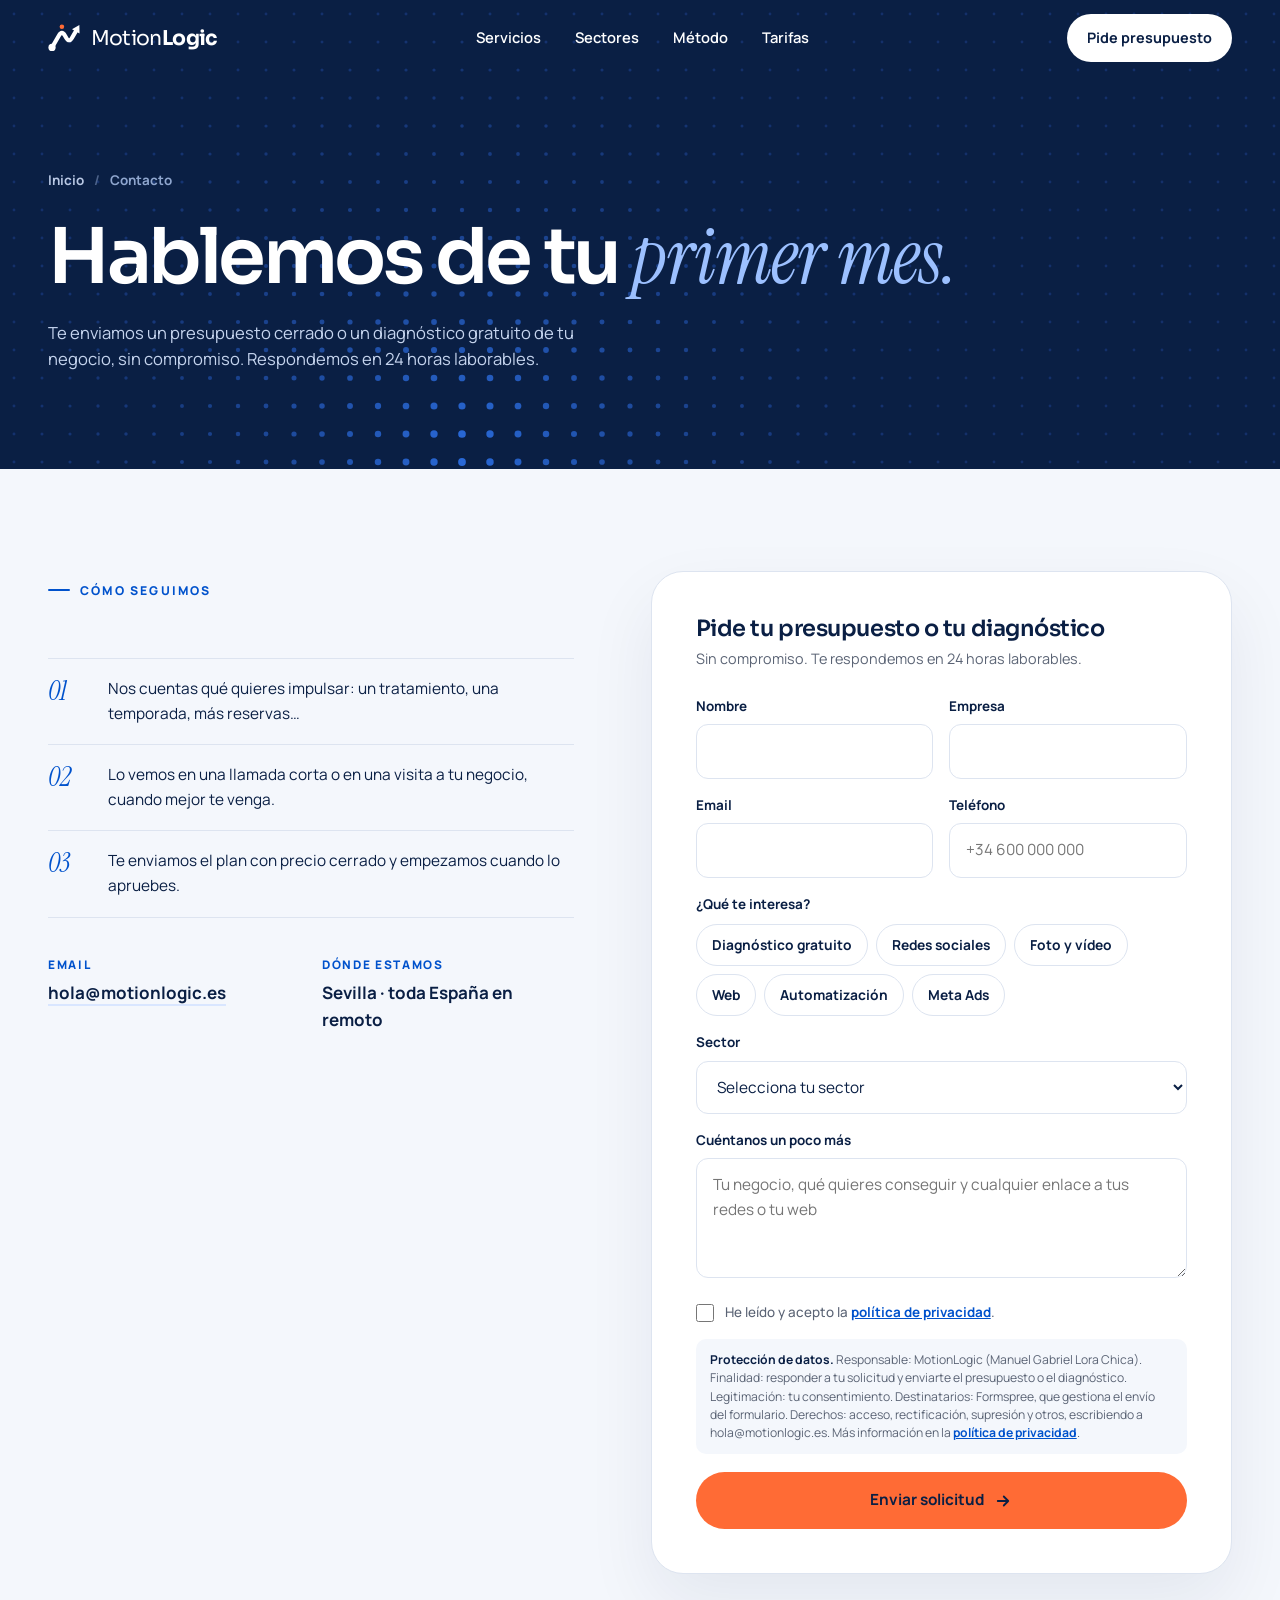
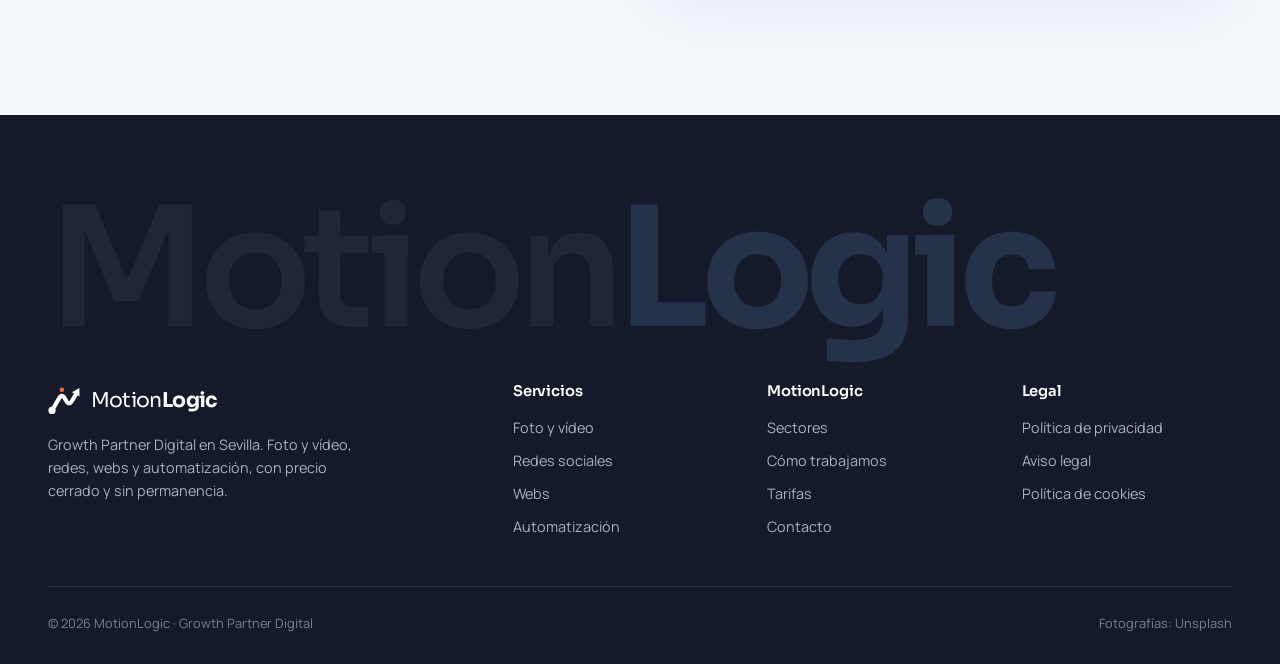
<file: contacto.html>
<!DOCTYPE html>
<html lang="es">
<head>
<meta charset="UTF-8">
<meta name="viewport" content="width=device-width, initial-scale=1.0">
<title>Contacto · Pide presupuesto o tu diagnóstico gratis · MotionLogic</title>
<meta name="description" content="Cuéntanos qué necesitas y te enviamos un presupuesto cerrado o un diagnóstico gratuito de tu negocio en 24 horas laborables.">
<meta name="theme-color" content="#0A1F44">
<link rel="canonical" href="https://motionlogic.es/contacto.html">
<meta property="og:type" content="website">
<meta property="og:url" content="https://motionlogic.es/contacto.html">
<meta property="og:title" content="Contacto · Pide presupuesto o tu diagnóstico gratis · MotionLogic">
<meta property="og:description" content="Cuéntanos qué necesitas y te enviamos un presupuesto cerrado o un diagnóstico gratuito de tu negocio en 24 horas laborables.">
<meta property="og:image" content="https://motionlogic.es/og.png">
<meta property="og:locale" content="es_ES">
<meta name="twitter:card" content="summary_large_image">
<link rel="icon" href="favicon.ico" sizes="48x48">
<link rel="icon" href="favicon-192.png" type="image/png" sizes="192x192">
<link rel="apple-touch-icon" href="apple-touch-icon.png">
<link rel="preconnect" href="https://fonts.googleapis.com">
<link rel="preconnect" href="https://fonts.gstatic.com" crossorigin>
<link href="https://fonts.googleapis.com/css2?family=Instrument+Serif:ital@0;1&amp;family=Manrope:wght@400;500;600;700;800&amp;family=Sora:wght@300;400;500;600;700&amp;display=swap" rel="stylesheet">
<link rel="stylesheet" href="assets/styles.css">
<script>!function(r){r.classList.add('js');var n='wait';try{var t=+sessionStorage.getItem('ml-nav');if(t&&Date.now()-t<6000)n='wait-now'}catch(e){}r.classList.add(n)}(document.documentElement)</script>
</head>
<body>
<div class="loader" aria-hidden="true">
  <div class="lg">
    <svg viewBox="5.4 15.62 85.6 76.38">
      <path class="ln" pathLength="1" d="M16,80 L34.21,48.47 Q42,34.97 49.79,48.47 L53.21,54.38 Q61,67.88 68.79,54.38 L79.5,35.83"/>
      <path class="tip" d="M88,21.11 L88.46,43.31 L68.54,31.81 Z"/>
      <circle class="base" cx="16" cy="80" r="9.5"/>
      <circle class="dot" cx="42" cy="25.72" r="6"/>
    </svg>
    <span>Motion<b>Logic</b></span>
  </div>
</div>
<a class="skip" href="#main">Saltar al contenido</a>
<div class="progress" id="progress" aria-hidden="true"></div>

<nav id="nav" aria-label="Principal">
  <div class="wrap nav-in">
    <a class="logo" href="index.html" aria-label="MotionLogic · inicio">
      <svg viewBox="5.4 15.62 85.6 76.38" aria-hidden="true" focusable="false">
        <path class="mk" d="M16,80 L34.21,48.47 Q42,34.97 49.79,48.47 L53.21,54.38 Q61,67.88 68.79,54.38 L79.5,35.83" stroke-width="11" stroke-linecap="round" stroke-linejoin="round"/>
        <path class="mf" d="M88,21.11 L88.46,43.31 L68.54,31.81 Z" style="stroke:none"/>
        <circle class="mf" cx="16" cy="80" r="9.5"/>
        <circle cx="42" cy="25.72" r="6" fill="#FF6B35"/>
      </svg>
      <span>Motion<b>Logic</b></span>
    </a>
    <ul class="links" id="links">
      <li><a href="servicios.html">Servicios</a></li>
      <li><a href="sectores.html">Sectores</a></li>
      <li><a href="metodo.html">Método</a></li>
      <li><a href="tarifas.html">Tarifas</a></li>
    </ul>
    <a class="btn nav-cta" href="contacto.html">Pide presupuesto</a>
    <button class="burger" id="burger" aria-label="Abrir menú" aria-expanded="false" aria-controls="mmenu"><i></i></button>
  </div>
</nav>
<div class="mmenu" id="mmenu" aria-hidden="true">
  <ul>
    <li><a href="index.html">Inicio</a></li>
    <li><a href="servicios.html">Servicios</a></li>
    <li><a href="sectores.html">Sectores</a></li>
    <li><a href="metodo.html">Método</a></li>
    <li><a href="tarifas.html">Tarifas</a></li>
    <li><a href="contacto.html">Contacto</a></li>
  </ul>
  <p>Escríbenos a <a href="mailto:hola@motionlogic.es">hola@motionlogic.es</a><br>Respondemos en 24 h laborables.</p>
</div>

<header class="phero">
  <canvas id="field" aria-hidden="true"></canvas>
  <div class="wrap">
    <ol class="crumbs"><li><a href="index.html">Inicio</a></li><li aria-current="page">Contacto</li></ol>
    <h1>Hablemos de tu <em>primer mes.</em></h1>
    <p class="lead">Te enviamos un presupuesto cerrado o un diagnóstico gratuito de tu negocio, sin compromiso. Respondemos en 24 horas laborables.</p>
  </div>
</header>

<main id="main">
<section class="contact page" aria-label="Formulario de contacto">
  <div class="wrap cw">
    <div>
      <p class="eyebrow">Cómo seguimos</p>
      <ol class="next">
        <li data-r><span>01</span><div>Nos cuentas qué quieres impulsar: un tratamiento, una temporada, más reservas…</div></li>
        <li data-r style="--d:.08s"><span>02</span><div>Lo vemos en una llamada corta o en una visita a tu negocio, cuando mejor te venga.</div></li>
        <li data-r style="--d:.16s"><span>03</span><div>Te enviamos el plan con precio cerrado y empezamos cuando lo apruebes.</div></li>
      </ol>
      <dl class="cdata">
        <div><dt>Email</dt><dd><a href="mailto:hola@motionlogic.es">hola@motionlogic.es</a></dd></div>
        <div><dt>Dónde estamos</dt><dd>Sevilla · toda España en remoto</dd></div>
      </dl>
    </div>

    <form action="https://formspree.io/f/xykvnqea" method="POST" id="cform">
      <h3>Pide tu presupuesto o tu diagnóstico</h3>
      <p>Sin compromiso. Te respondemos en 24 horas laborables.</p>
      <p class="picked" id="picked" hidden>Plan elegido: <b></b></p>
      <div class="row">
        <div class="fg"><label for="n">Nombre</label><input id="n" type="text" name="nombre" autocomplete="name" required></div>
        <div class="fg"><label for="e">Empresa</label><input id="e" type="text" name="empresa" autocomplete="organization"></div>
      </div>
      <div class="row">
        <div class="fg"><label for="m">Email</label><input id="m" type="email" name="email" autocomplete="email" required></div>
        <div class="fg"><label for="t">Teléfono</label><input id="t" type="tel" name="telefono" autocomplete="tel" placeholder="+34 600 000 000"></div>
      </div>
      <fieldset class="fg" style="border:0">
        <legend style="font-size:.84rem;font-weight:700;margin-bottom:9px">¿Qué te interesa?</legend>
        <div class="chips" id="chips">
          <label><input type="checkbox" name="interes[]" value="Diagnóstico gratuito" data-k="diagnostico"><span>Diagnóstico gratuito</span></label>
          <label><input type="checkbox" name="interes[]" value="Redes sociales" data-k="redes"><span>Redes sociales</span></label>
          <label><input type="checkbox" name="interes[]" value="Foto y vídeo" data-k="video"><span>Foto y vídeo</span></label>
          <label><input type="checkbox" name="interes[]" value="Web" data-k="web"><span>Web</span></label>
          <label><input type="checkbox" name="interes[]" value="Automatización" data-k="auto"><span>Automatización</span></label>
          <label><input type="checkbox" name="interes[]" value="Meta Ads" data-k="ads"><span>Meta Ads</span></label>
        </div>
      </fieldset>
      <input type="hidden" name="plan" id="planField">
      <div class="fg"><label for="s">Sector</label>
        <select id="s" name="sector">
          <option value="">Selecciona tu sector</option>
          <option>Clínica dental</option>
          <option>Medicina estética o belleza</option>
          <option>Hostelería</option>
          <option>Autoescuela</option>
          <option>Taller o automoción</option>
          <option>Farmacia</option>
          <option>Club deportivo</option>
          <option>Ayuntamiento o entidad</option>
          <option>Otro</option>
        </select></div>
      <div class="fg"><label for="p">Cuéntanos un poco más</label>
        <textarea id="p" name="mensaje" placeholder="Tu negocio, qué quieres conseguir y cualquier enlace a tus redes o tu web"></textarea></div>
      <div class="chk">
        <input type="checkbox" id="c" name="consentimiento" required>
        <label for="c">He leído y acepto la <a href="privacidad.html">política de privacidad</a>.</label>
      </div>
      <p class="legal-mini"><b>Protección de datos.</b> Responsable: MotionLogic (Manuel Gabriel Lora Chica). Finalidad: responder a tu solicitud y enviarte el presupuesto o el diagnóstico. Legitimación: tu consentimiento. Destinatarios: Formspree, que gestiona el envío del formulario. Derechos: acceso, rectificación, supresión y otros, escribiendo a hola@motionlogic.es. Más información en la <a href="privacidad.html">política de privacidad</a>.</p>
      <button class="btn btn-p" type="submit" id="send">Enviar solicitud <svg viewBox="0 0 24 24" fill="none" stroke="currentColor" stroke-width="2.4" stroke-linecap="round" stroke-linejoin="round" aria-hidden="true"><path d="M5 12h14M13 6l6 6-6 6"/></svg></button>
      <p class="err" id="err" role="alert">No hemos podido enviarlo. Inténtalo de nuevo o escríbenos a hola@motionlogic.es.</p>
      <div class="ok" role="status" aria-live="polite">
        <svg viewBox="0 0 64 64" fill="none" aria-hidden="true"><circle cx="32" cy="32" r="29" stroke="#0052CC" stroke-width="4"/><path d="M19 33l9 9 17-19" stroke="#0052CC" stroke-width="4.5" stroke-linecap="round" stroke-linejoin="round"/><circle cx="52" cy="10" r="5" fill="#FF6B35"/></svg>
        <h3>¡Recibido!</h3>
        <p>Te respondemos en menos de 24 horas laborables.</p>
      </div>
    </form>
  </div>
</section>
</main>

<footer>
  <div class="wrap">
    <p class="f-big" aria-hidden="true">Motion<b>Logic</b></p>
    <div class="f-top">
      <div>
        <a class="logo" href="index.html" aria-label="MotionLogic · inicio">
          <svg viewBox="5.4 15.62 85.6 76.38" aria-hidden="true" focusable="false">
            <path d="M16,80 L34.21,48.47 Q42,34.97 49.79,48.47 L53.21,54.38 Q61,67.88 68.79,54.38 L79.5,35.83" fill="none" stroke="#fff" stroke-width="11" stroke-linecap="round" stroke-linejoin="round"/>
            <path d="M88,21.11 L88.46,43.31 L68.54,31.81 Z" fill="#fff"/>
            <circle cx="16" cy="80" r="9.5" fill="#fff"/>
            <circle cx="42" cy="25.72" r="6" fill="#FF6B35"/>
          </svg>
          <span>Motion<b>Logic</b></span>
        </a>
        <p class="fb-txt">Growth Partner Digital en Sevilla. Foto y vídeo, redes, webs y automatización, con precio cerrado y sin permanencia.</p>
      </div>
      <div><h4>Servicios</h4><ul>
        <li><a href="servicios.html#foto-video">Foto y vídeo</a></li>
        <li><a href="servicios.html#redes">Redes sociales</a></li>
        <li><a href="servicios.html#webs">Webs</a></li>
        <li><a href="servicios.html#automatizacion">Automatización</a></li>
      </ul></div>
      <div><h4>MotionLogic</h4><ul>
        <li><a href="sectores.html">Sectores</a></li>
        <li><a href="metodo.html">Cómo trabajamos</a></li>
        <li><a href="tarifas.html">Tarifas</a></li>
        <li><a href="contacto.html">Contacto</a></li>
      </ul></div>
      <div><h4>Legal</h4><ul>
        <li><a href="privacidad.html">Política de privacidad</a></li>
        <li><a href="aviso-legal.html">Aviso legal</a></li>
        <li><a href="cookies.html">Política de cookies</a></li>
      </ul></div>
    </div>
    <div class="f-bot">
      <span>© <span id="yr">2026</span> MotionLogic · Growth Partner Digital</span>
      <span>Fotografías: Unsplash</span>
    </div>
  </div>
</footer>
<script src="assets/main.js" defer></script>
</body>
</html>
</file>
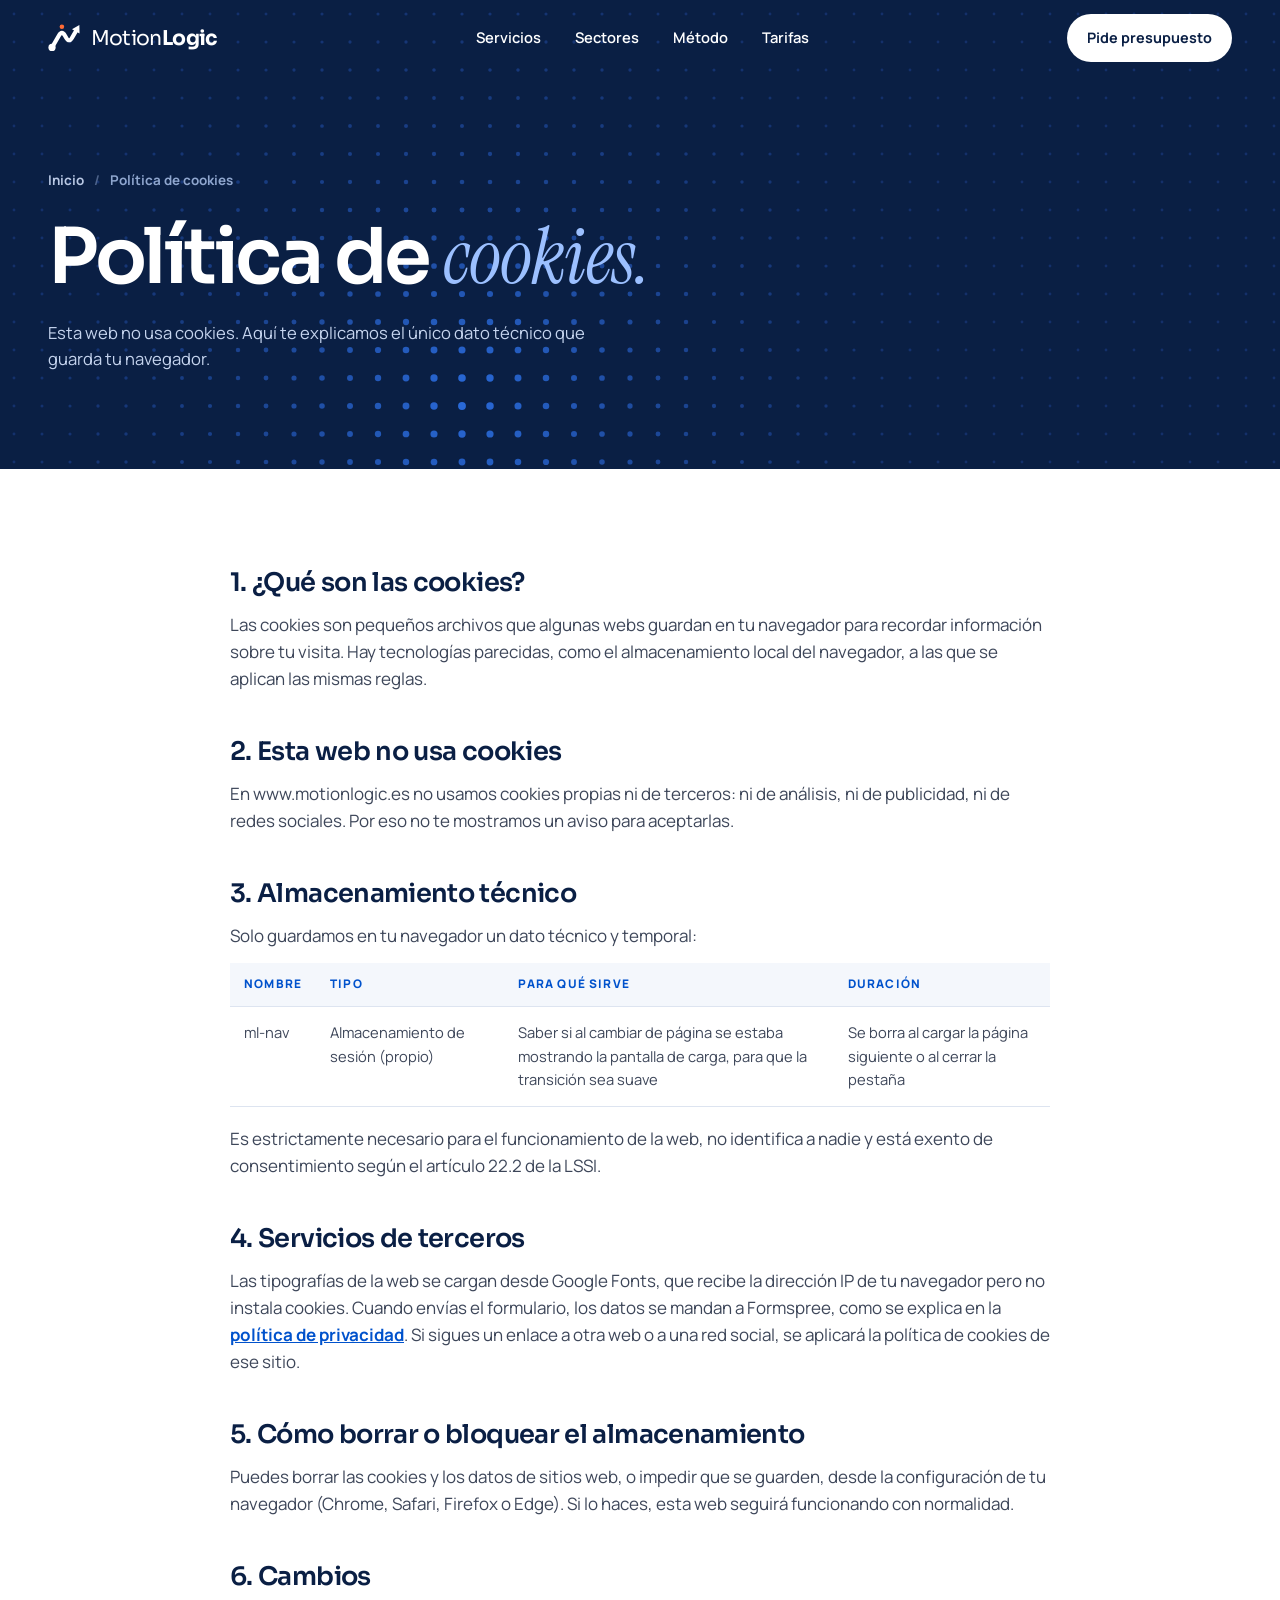
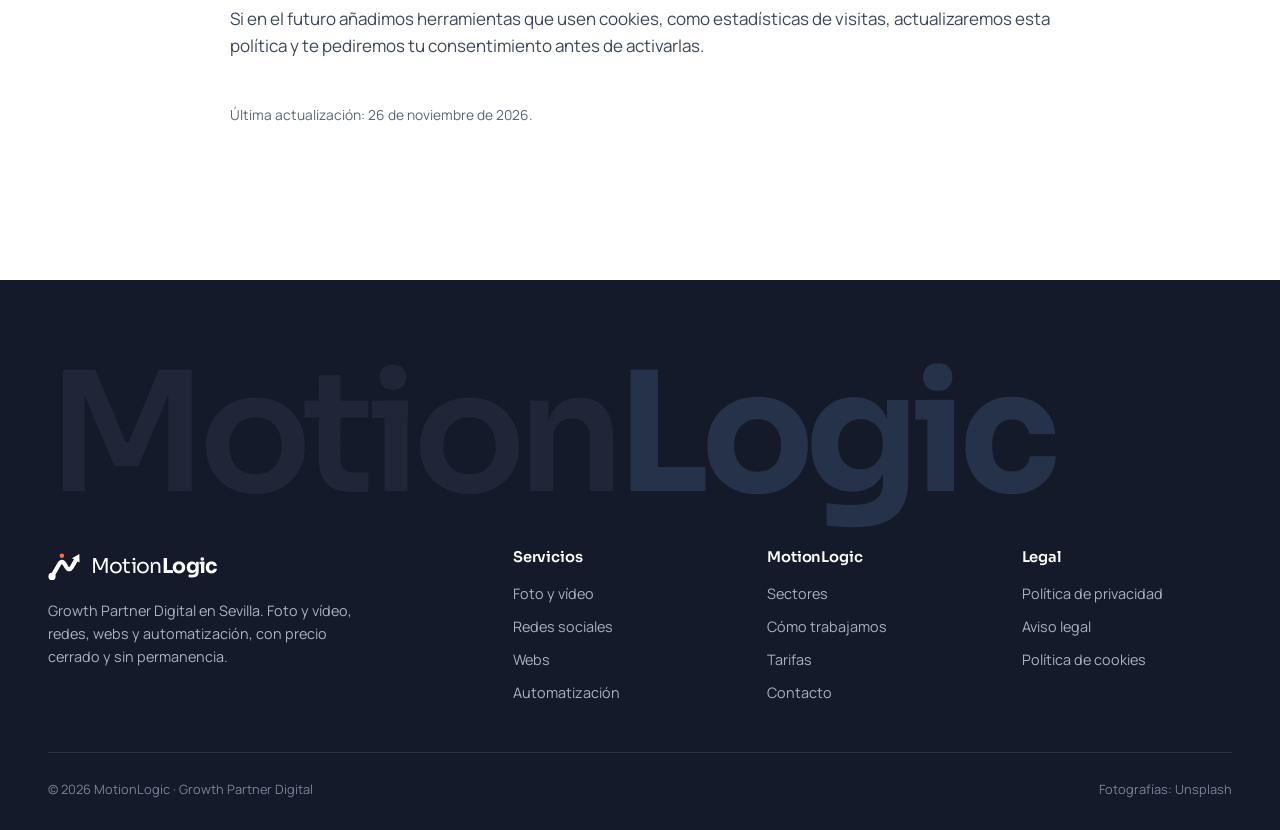
<file: cookies.html>
<!DOCTYPE html>
<html lang="es">
<head>
<meta charset="UTF-8">
<meta name="viewport" content="width=device-width, initial-scale=1.0">
<title>Política de cookies · MotionLogic</title>
<meta name="description" content="Política de cookies de MotionLogic: la web no usa cookies de análisis ni de publicidad.">
<meta name="theme-color" content="#0A1F44">
<link rel="canonical" href="https://motionlogic.es/cookies.html">
<meta property="og:type" content="website">
<meta property="og:url" content="https://motionlogic.es/cookies.html">
<meta property="og:title" content="Política de cookies · MotionLogic">
<meta property="og:description" content="Política de cookies de MotionLogic: la web no usa cookies de análisis ni de publicidad.">
<meta property="og:image" content="https://motionlogic.es/og.png">
<meta property="og:locale" content="es_ES">
<meta name="twitter:card" content="summary_large_image">
<link rel="icon" href="favicon.ico" sizes="48x48">
<link rel="icon" href="favicon-192.png" type="image/png" sizes="192x192">
<link rel="apple-touch-icon" href="apple-touch-icon.png">
<link rel="preconnect" href="https://fonts.googleapis.com">
<link rel="preconnect" href="https://fonts.gstatic.com" crossorigin>
<link href="https://fonts.googleapis.com/css2?family=Instrument+Serif:ital@0;1&amp;family=Manrope:wght@400;500;600;700;800&amp;family=Sora:wght@300;400;500;600;700&amp;display=swap" rel="stylesheet">
<link rel="stylesheet" href="assets/styles.css">
<script>!function(r){r.classList.add('js');var n='wait';try{var t=+sessionStorage.getItem('ml-nav');if(t&&Date.now()-t<6000)n='wait-now'}catch(e){}r.classList.add(n)}(document.documentElement)</script>
</head>
<body>
<div class="loader" aria-hidden="true">
  <div class="lg">
    <svg viewBox="5.4 15.62 85.6 76.38">
      <path class="ln" pathLength="1" d="M16,80 L34.21,48.47 Q42,34.97 49.79,48.47 L53.21,54.38 Q61,67.88 68.79,54.38 L79.5,35.83"/>
      <path class="tip" d="M88,21.11 L88.46,43.31 L68.54,31.81 Z"/>
      <circle class="base" cx="16" cy="80" r="9.5"/>
      <circle class="dot" cx="42" cy="25.72" r="6"/>
    </svg>
    <span>Motion<b>Logic</b></span>
  </div>
</div>
<a class="skip" href="#main">Saltar al contenido</a>
<div class="progress" id="progress" aria-hidden="true"></div>

<nav id="nav" aria-label="Principal">
  <div class="wrap nav-in">
    <a class="logo" href="index.html" aria-label="MotionLogic · inicio">
      <svg viewBox="5.4 15.62 85.6 76.38" aria-hidden="true" focusable="false">
        <path class="mk" d="M16,80 L34.21,48.47 Q42,34.97 49.79,48.47 L53.21,54.38 Q61,67.88 68.79,54.38 L79.5,35.83" stroke-width="11" stroke-linecap="round" stroke-linejoin="round"/>
        <path class="mf" d="M88,21.11 L88.46,43.31 L68.54,31.81 Z" style="stroke:none"/>
        <circle class="mf" cx="16" cy="80" r="9.5"/>
        <circle cx="42" cy="25.72" r="6" fill="#FF6B35"/>
      </svg>
      <span>Motion<b>Logic</b></span>
    </a>
    <ul class="links" id="links">
      <li><a href="servicios.html">Servicios</a></li>
      <li><a href="sectores.html">Sectores</a></li>
      <li><a href="metodo.html">Método</a></li>
      <li><a href="tarifas.html">Tarifas</a></li>
    </ul>
    <a class="btn nav-cta" href="contacto.html">Pide presupuesto</a>
    <button class="burger" id="burger" aria-label="Abrir menú" aria-expanded="false" aria-controls="mmenu"><i></i></button>
  </div>
</nav>
<div class="mmenu" id="mmenu" aria-hidden="true">
  <ul>
    <li><a href="index.html">Inicio</a></li>
    <li><a href="servicios.html">Servicios</a></li>
    <li><a href="sectores.html">Sectores</a></li>
    <li><a href="metodo.html">Método</a></li>
    <li><a href="tarifas.html">Tarifas</a></li>
    <li><a href="contacto.html">Contacto</a></li>
  </ul>
  <p>Escríbenos a <a href="mailto:hola@motionlogic.es">hola@motionlogic.es</a><br>Respondemos en 24 h laborables.</p>
</div>

<header class="phero">
  <canvas id="field" aria-hidden="true"></canvas>
  <div class="wrap">
    <ol class="crumbs"><li><a href="index.html">Inicio</a></li><li aria-current="page">Política de cookies</li></ol>
    <h1>Política de <em>cookies.</em></h1>
    <p class="lead">Esta web no usa cookies. Aquí te explicamos el único dato técnico que guarda tu navegador.</p>
  </div>
</header>

<main id="main">
<section class="legal-sec">
  <div class="wrap legal">

    <h2>1. ¿Qué son las cookies?</h2>
    <p>Las cookies son pequeños archivos que algunas webs guardan en tu navegador para recordar información sobre tu visita. Hay tecnologías parecidas, como el almacenamiento local del navegador, a las que se aplican las mismas reglas.</p>

    <h2>2. Esta web no usa cookies</h2>
    <p>En www.motionlogic.es no usamos cookies propias ni de terceros: ni de análisis, ni de publicidad, ni de redes sociales. Por eso no te mostramos un aviso para aceptarlas.</p>

    <h2>3. Almacenamiento técnico</h2>
    <p>Solo guardamos en tu navegador un dato técnico y temporal:</p>
    <table>
      <thead><tr><th>Nombre</th><th>Tipo</th><th>Para qué sirve</th><th>Duración</th></tr></thead>
      <tbody>
        <tr><td>ml-nav</td><td>Almacenamiento de sesión (propio)</td><td>Saber si al cambiar de página se estaba mostrando la pantalla de carga, para que la transición sea suave</td><td>Se borra al cargar la página siguiente o al cerrar la pestaña</td></tr>
      </tbody>
    </table>
    <p>Es estrictamente necesario para el funcionamiento de la web, no identifica a nadie y está exento de consentimiento según el artículo 22.2 de la LSSI.</p>

    <h2>4. Servicios de terceros</h2>
    <p>Las tipografías de la web se cargan desde Google Fonts, que recibe la dirección IP de tu navegador pero no instala cookies. Cuando envías el formulario, los datos se mandan a Formspree, como se explica en la <a href="privacidad.html">política de privacidad</a>. Si sigues un enlace a otra web o a una red social, se aplicará la política de cookies de ese sitio.</p>

    <h2>5. Cómo borrar o bloquear el almacenamiento</h2>
    <p>Puedes borrar las cookies y los datos de sitios web, o impedir que se guarden, desde la configuración de tu navegador (Chrome, Safari, Firefox o Edge). Si lo haces, esta web seguirá funcionando con normalidad.</p>

    <h2>6. Cambios</h2>
    <p>Si en el futuro añadimos herramientas que usen cookies, como estadísticas de visitas, actualizaremos esta política y te pediremos tu consentimiento antes de activarlas.</p>
    <p class="upd">Última actualización: 26 de noviembre de 2026.</p>
  </div>
</section>
</main>

<footer>
  <div class="wrap">
    <p class="f-big" aria-hidden="true">Motion<b>Logic</b></p>
    <div class="f-top">
      <div>
        <a class="logo" href="index.html" aria-label="MotionLogic · inicio">
          <svg viewBox="5.4 15.62 85.6 76.38" aria-hidden="true" focusable="false">
            <path d="M16,80 L34.21,48.47 Q42,34.97 49.79,48.47 L53.21,54.38 Q61,67.88 68.79,54.38 L79.5,35.83" fill="none" stroke="#fff" stroke-width="11" stroke-linecap="round" stroke-linejoin="round"/>
            <path d="M88,21.11 L88.46,43.31 L68.54,31.81 Z" fill="#fff"/>
            <circle cx="16" cy="80" r="9.5" fill="#fff"/>
            <circle cx="42" cy="25.72" r="6" fill="#FF6B35"/>
          </svg>
          <span>Motion<b>Logic</b></span>
        </a>
        <p class="fb-txt">Growth Partner Digital en Sevilla. Foto y vídeo, redes, webs y automatización, con precio cerrado y sin permanencia.</p>
      </div>
      <div><h4>Servicios</h4><ul>
        <li><a href="servicios.html#foto-video">Foto y vídeo</a></li>
        <li><a href="servicios.html#redes">Redes sociales</a></li>
        <li><a href="servicios.html#webs">Webs</a></li>
        <li><a href="servicios.html#automatizacion">Automatización</a></li>
      </ul></div>
      <div><h4>MotionLogic</h4><ul>
        <li><a href="sectores.html">Sectores</a></li>
        <li><a href="metodo.html">Cómo trabajamos</a></li>
        <li><a href="tarifas.html">Tarifas</a></li>
        <li><a href="contacto.html">Contacto</a></li>
      </ul></div>
      <div><h4>Legal</h4><ul>
        <li><a href="privacidad.html">Política de privacidad</a></li>
        <li><a href="aviso-legal.html">Aviso legal</a></li>
        <li><a href="cookies.html">Política de cookies</a></li>
      </ul></div>
    </div>
    <div class="f-bot">
      <span>© <span id="yr">2026</span> MotionLogic · Growth Partner Digital</span>
      <span>Fotografías: Unsplash</span>
    </div>
  </div>
</footer>
<script src="assets/main.js" defer></script>
</body>
</html>
</file>
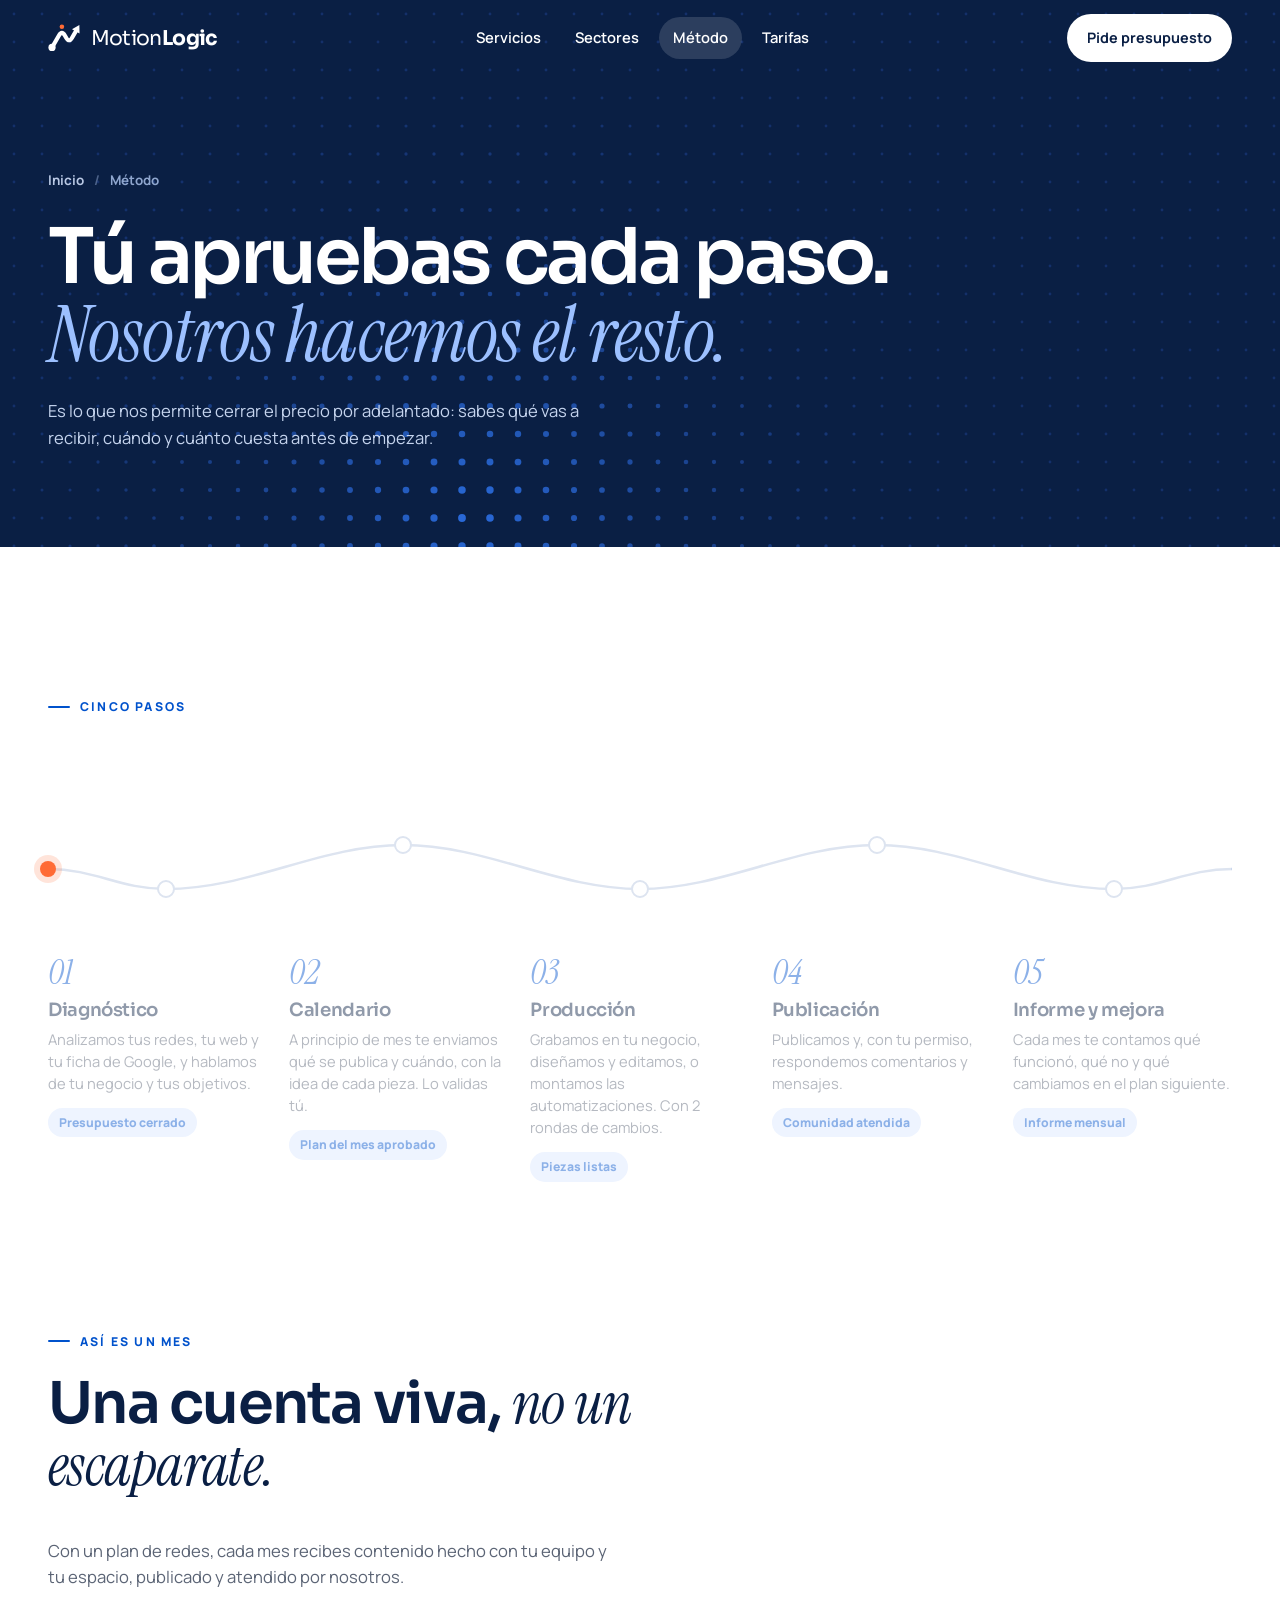
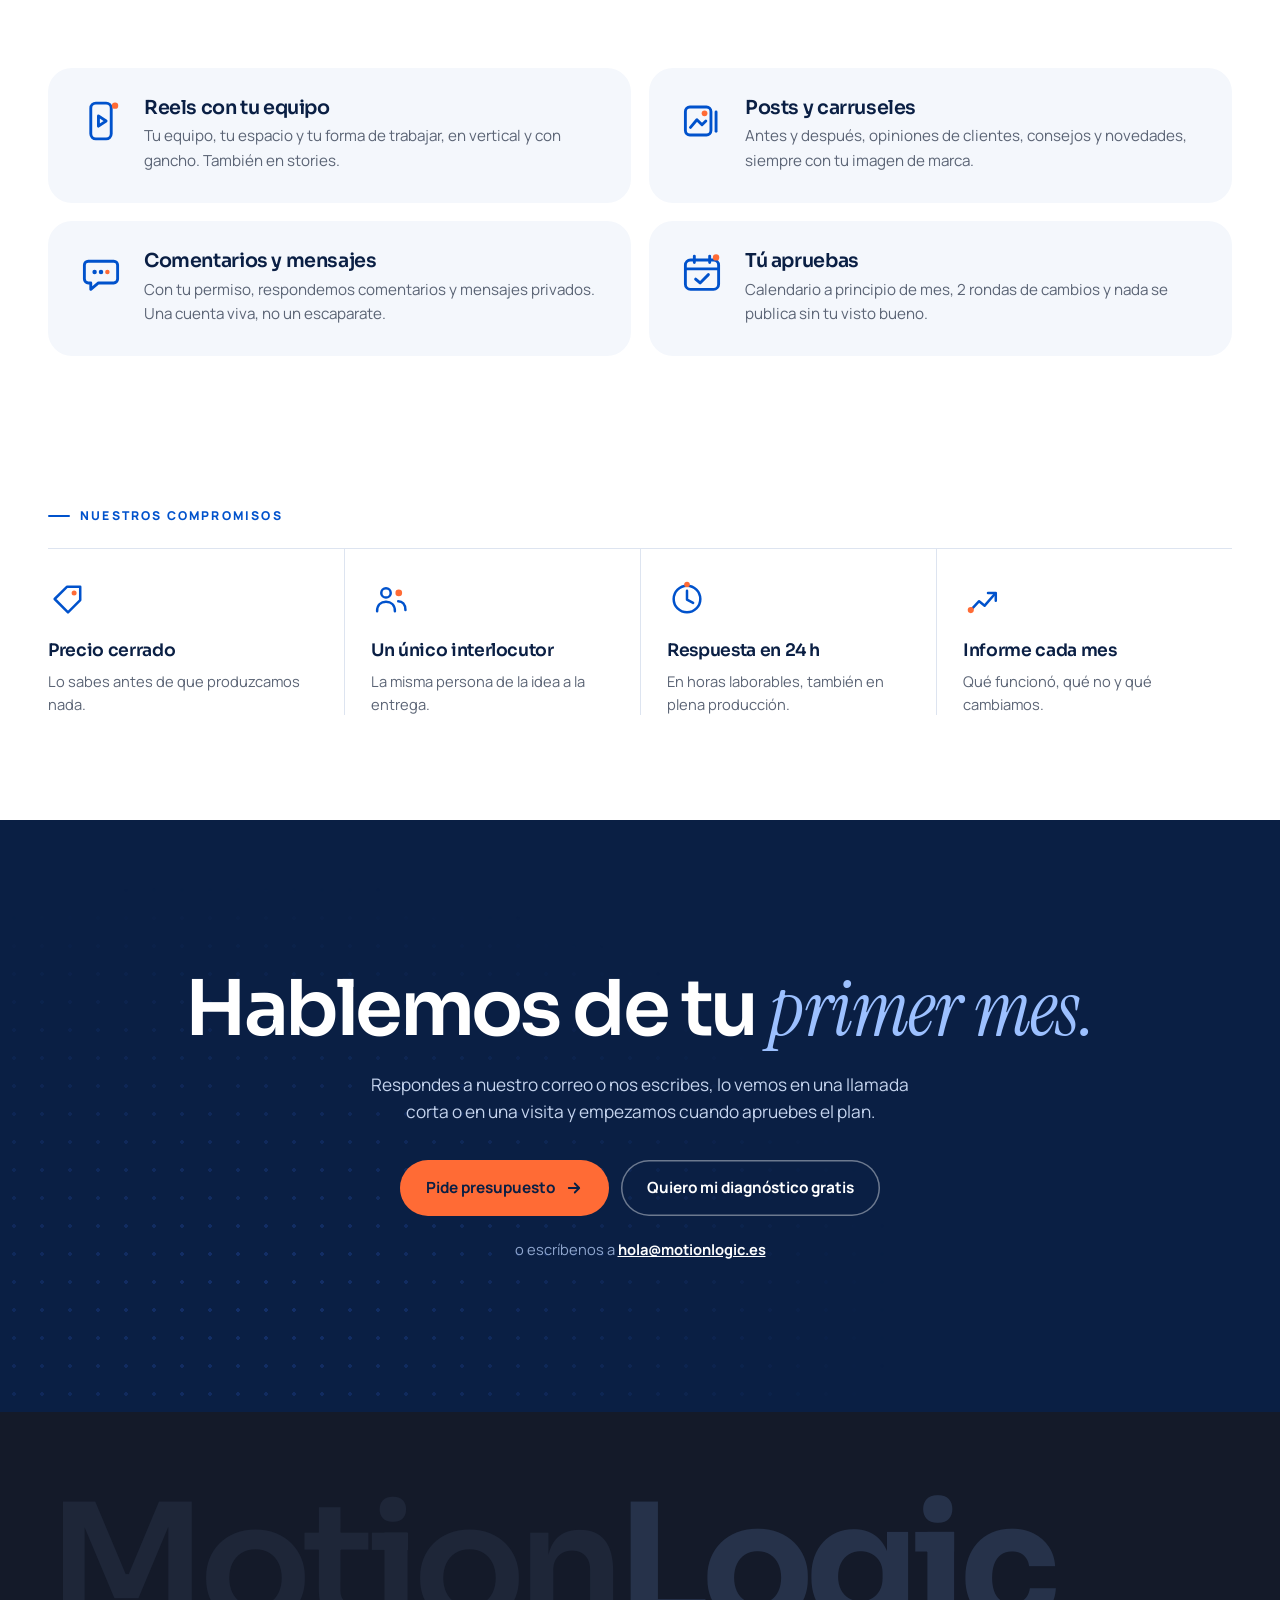
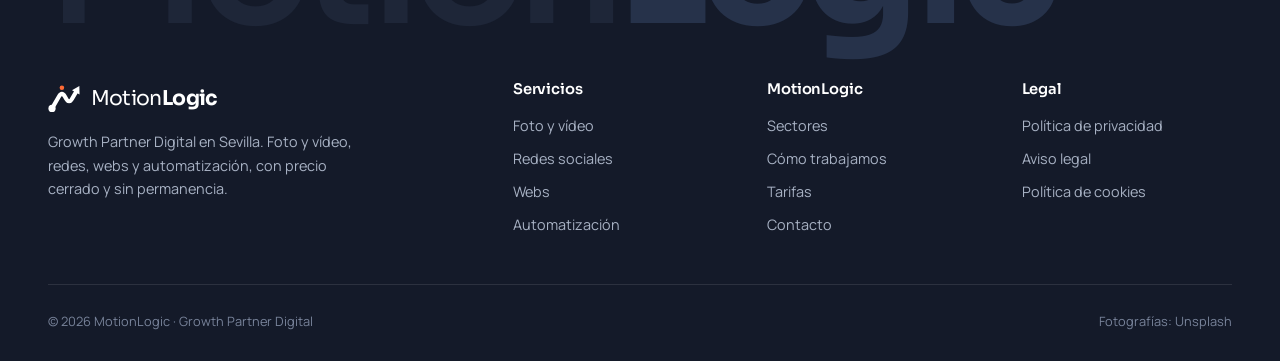
<file: metodo.html>
<!DOCTYPE html>
<html lang="es">
<head>
<meta charset="UTF-8">
<meta name="viewport" content="width=device-width, initial-scale=1.0">
<title>Cómo trabajamos · MotionLogic</title>
<meta name="description" content="Diagnóstico, calendario, producción, publicación e informe mensual. Tú apruebas cada paso y el precio queda cerrado antes de empezar.">
<meta name="theme-color" content="#0A1F44">
<link rel="canonical" href="https://motionlogic.es/metodo.html">
<meta property="og:type" content="website">
<meta property="og:url" content="https://motionlogic.es/metodo.html">
<meta property="og:title" content="Cómo trabajamos · MotionLogic">
<meta property="og:description" content="Diagnóstico, calendario, producción, publicación e informe mensual. Tú apruebas cada paso y el precio queda cerrado antes de empezar.">
<meta property="og:image" content="https://motionlogic.es/og.png">
<meta property="og:locale" content="es_ES">
<meta name="twitter:card" content="summary_large_image">
<link rel="icon" href="favicon.ico" sizes="48x48">
<link rel="icon" href="favicon-192.png" type="image/png" sizes="192x192">
<link rel="apple-touch-icon" href="apple-touch-icon.png">
<link rel="preconnect" href="https://fonts.googleapis.com">
<link rel="preconnect" href="https://fonts.gstatic.com" crossorigin>
<link href="https://fonts.googleapis.com/css2?family=Instrument+Serif:ital@0;1&amp;family=Manrope:wght@400;500;600;700;800&amp;family=Sora:wght@300;400;500;600;700&amp;display=swap" rel="stylesheet">
<link rel="stylesheet" href="assets/styles.css">
<script>!function(r){r.classList.add('js');var n='wait';try{var t=+sessionStorage.getItem('ml-nav');if(t&&Date.now()-t<6000)n='wait-now'}catch(e){}r.classList.add(n)}(document.documentElement)</script>
</head>
<body>
<div class="loader" aria-hidden="true">
  <div class="lg">
    <svg viewBox="5.4 15.62 85.6 76.38">
      <path class="ln" pathLength="1" d="M16,80 L34.21,48.47 Q42,34.97 49.79,48.47 L53.21,54.38 Q61,67.88 68.79,54.38 L79.5,35.83"/>
      <path class="tip" d="M88,21.11 L88.46,43.31 L68.54,31.81 Z"/>
      <circle class="base" cx="16" cy="80" r="9.5"/>
      <circle class="dot" cx="42" cy="25.72" r="6"/>
    </svg>
    <span>Motion<b>Logic</b></span>
  </div>
</div>
<a class="skip" href="#main">Saltar al contenido</a>
<div class="progress" id="progress" aria-hidden="true"></div>

<nav id="nav" aria-label="Principal">
  <div class="wrap nav-in">
    <a class="logo" href="index.html" aria-label="MotionLogic · inicio">
      <svg viewBox="5.4 15.62 85.6 76.38" aria-hidden="true" focusable="false">
        <path class="mk" d="M16,80 L34.21,48.47 Q42,34.97 49.79,48.47 L53.21,54.38 Q61,67.88 68.79,54.38 L79.5,35.83" stroke-width="11" stroke-linecap="round" stroke-linejoin="round"/>
        <path class="mf" d="M88,21.11 L88.46,43.31 L68.54,31.81 Z" style="stroke:none"/>
        <circle class="mf" cx="16" cy="80" r="9.5"/>
        <circle cx="42" cy="25.72" r="6" fill="#FF6B35"/>
      </svg>
      <span>Motion<b>Logic</b></span>
    </a>
    <ul class="links" id="links">
      <li><a href="servicios.html">Servicios</a></li>
      <li><a href="sectores.html">Sectores</a></li>
      <li><a href="metodo.html" class="on" aria-current="page">Método</a></li>
      <li><a href="tarifas.html">Tarifas</a></li>
    </ul>
    <a class="btn nav-cta" href="contacto.html">Pide presupuesto</a>
    <button class="burger" id="burger" aria-label="Abrir menú" aria-expanded="false" aria-controls="mmenu"><i></i></button>
  </div>
</nav>
<div class="mmenu" id="mmenu" aria-hidden="true">
  <ul>
    <li><a href="index.html">Inicio</a></li>
    <li><a href="servicios.html">Servicios</a></li>
    <li><a href="sectores.html">Sectores</a></li>
    <li><a href="metodo.html">Método</a></li>
    <li><a href="tarifas.html">Tarifas</a></li>
    <li><a href="contacto.html">Contacto</a></li>
  </ul>
  <p>Escríbenos a <a href="mailto:hola@motionlogic.es">hola@motionlogic.es</a><br>Respondemos en 24 h laborables.</p>
</div>

<header class="phero">
  <canvas id="field" aria-hidden="true"></canvas>
  <div class="wrap">
    <ol class="crumbs"><li><a href="index.html">Inicio</a></li><li aria-current="page">Método</li></ol>
    <h1>Tú apruebas cada paso. <em>Nosotros hacemos el resto.</em></h1>
    <p class="lead">Es lo que nos permite cerrar el precio por adelantado: sabes qué vas a recibir, cuándo y cuánto cuesta antes de empezar.</p>
  </div>
</header>

<main id="main">
<section class="method" aria-labelledby="mt-t">
  <div class="wrap">
    <p class="eyebrow" id="mt-t">Cinco pasos</p>
    <div class="m-line" id="mLine" aria-hidden="true">
      <svg viewBox="0 0 1000 120" preserveAspectRatio="none">
        <path class="base" d="M0,60 C40,60 60,80 100,80 C170,80 230,36 300,36 C370,36 430,80 500,80 C570,80 630,36 700,36 C770,36 830,80 900,80 C940,80 960,60 1000,60"/>
        <path class="prog" id="mProg" pathLength="1" d="M0,60 C40,60 60,80 100,80 C170,80 230,36 300,36 C370,36 430,80 500,80 C570,80 630,36 700,36 C770,36 830,80 900,80 C940,80 960,60 1000,60"/>
      </svg>
      <span class="m-node" style="left:10%;top:66.67%"></span>
      <span class="m-node" style="left:30%;top:30%"></span>
      <span class="m-node" style="left:50%;top:66.67%"></span>
      <span class="m-node" style="left:70%;top:30%"></span>
      <span class="m-node" style="left:90%;top:66.67%"></span>
      <span class="m-head" id="mHead" style="left:0;top:50%"></span>
    </div>
    <ol class="steps" id="steps">
      <li class="step"><span class="k">01</span><h3>Diagnóstico</h3><p>Analizamos tus redes, tu web y tu ficha de Google, y hablamos de tu negocio y tus objetivos.</p><span class="out">Presupuesto cerrado</span></li>
      <li class="step"><span class="k">02</span><h3>Calendario</h3><p>A principio de mes te enviamos qué se publica y cuándo, con la idea de cada pieza. Lo validas tú.</p><span class="out">Plan del mes aprobado</span></li>
      <li class="step"><span class="k">03</span><h3>Producción</h3><p>Grabamos en tu negocio, diseñamos y editamos, o montamos las automatizaciones. Con 2 rondas de cambios.</p><span class="out">Piezas listas</span></li>
      <li class="step"><span class="k">04</span><h3>Publicación</h3><p>Publicamos y, con tu permiso, respondemos comentarios y mensajes.</p><span class="out">Comunidad atendida</span></li>
      <li class="step"><span class="k">05</span><h3>Informe y mejora</h3><p>Cada mes te contamos qué funcionó, qué no y qué cambiamos en el plan siguiente.</p><span class="out">Informe mensual</span></li>
    </ol>
  </div>
</section>

<section class="month" aria-labelledby="mo-t">
  <div class="wrap">
    <div class="sec-head">
      <div>
        <p class="eyebrow">Así es un mes</p>
        <h2 id="mo-t" data-r>Una cuenta viva, <em>no un escaparate.</em></h2>
      </div>
      <p class="lead" data-r style="--d:.1s">Con un plan de redes, cada mes recibes contenido hecho con tu equipo y tu espacio, publicado y atendido por nosotros.</p>
    </div>
    <div class="mgrid">
      <div class="mcard" data-r style="--d:0.00s"><svg viewBox="0 0 72 72" fill="none" aria-hidden="true"><rect x="20" y="8" width="32" height="56" rx="8" stroke="#0052CC" stroke-width="4.5"/><path d="M32,28 L44,36 L32,44 Z" stroke="#0052CC" stroke-width="4.5" stroke-linejoin="round"/><circle cx="58" cy="12" r="5" fill="#FF6B35"/></svg><div><h3>Reels con tu equipo</h3><p>Tu equipo, tu espacio y tu forma de trabajar, en vertical y con gancho. También en stories.</p></div></div>
      <div class="mcard" data-r style="--d:0.08s"><svg viewBox="0 0 72 72" fill="none" aria-hidden="true"><rect x="10" y="14" width="40" height="44" rx="7" stroke="#0052CC" stroke-width="4.5"/><path d="M58,22 V52" stroke="#0052CC" stroke-width="4.5" stroke-linecap="round"/><path d="M18,46 L28,34 L36,42 L42,36" stroke="#0052CC" stroke-width="4.5" stroke-linecap="round" stroke-linejoin="round"/><circle cx="40" cy="24" r="4.5" fill="#FF6B35"/></svg><div><h3>Posts y carruseles</h3><p>Antes y después, opiniones de clientes, consejos y novedades, siempre con tu imagen de marca.</p></div></div>
      <div class="mcard" data-r style="--d:0.16s"><svg viewBox="0 0 72 72" fill="none" aria-hidden="true"><path d="M16,16 H56 A6,6 0 0 1 62,22 V44 A6,6 0 0 1 56,50 H32 L20,60 V50 H16 A6,6 0 0 1 10,44 V22 A6,6 0 0 1 16,16 Z" stroke="#0052CC" stroke-width="4.5" stroke-linejoin="round"/><circle cx="26" cy="33" r="3.5" fill="#0052CC"/><circle cx="36" cy="33" r="3.5" fill="#0052CC"/><circle cx="46" cy="33" r="3.5" fill="#FF6B35"/></svg><div><h3>Comentarios y mensajes</h3><p>Con tu permiso, respondemos comentarios y mensajes privados. Una cuenta viva, no un escaparate.</p></div></div>
      <div class="mcard" data-r style="--d:0.24s"><svg viewBox="0 0 72 72" fill="none" aria-hidden="true"><rect x="10" y="14" width="52" height="46" rx="8" stroke="#0052CC" stroke-width="4.5"/><path d="M10,28 H62 M24,8 V18 M48,8 V18" stroke="#0052CC" stroke-width="4.5" stroke-linecap="round"/><path d="M26,44 L33,50 L46,37" stroke="#0052CC" stroke-width="4.5" stroke-linecap="round" stroke-linejoin="round"/><circle cx="58" cy="10" r="5" fill="#FF6B35"/></svg><div><h3>Tú apruebas</h3><p>Calendario a principio de mes, 2 rondas de cambios y nada se publica sin tu visto bueno.</p></div></div>
    </div>
  </div>
</section>

<section class="manifest" style="padding-top:0" aria-labelledby="cp-t">
  <div class="wrap">
    <p class="eyebrow" id="cp-t">Nuestros compromisos</p>
    <div class="pledges solo">
      <div class="pledge" data-r>
        <svg viewBox="0 0 72 72" fill="none" aria-hidden="true"><path d="M12,36 L34,14 H58 V38 L36,60 Z" stroke="#0052CC" stroke-width="4.5" stroke-linejoin="round"/><circle cx="47" cy="25" r="4.5" fill="#FF6B35"/></svg>
        <b>Precio cerrado</b><span>Lo sabes antes de que produzcamos nada.</span></div>
      <div class="pledge" data-r style="--d:.08s">
        <svg viewBox="0 0 72 72" fill="none" aria-hidden="true"><circle cx="27" cy="25" r="8.5" stroke="#0052CC" stroke-width="4.5"/><path d="M11,58 C11,47 18,41 27,41 C36,41 43,47 43,58" stroke="#0052CC" stroke-width="4.5" stroke-linecap="round"/><circle cx="50" cy="25" r="6" fill="#FF6B35"/><path d="M49,40 C56,40 62,45 62,56" stroke="#0052CC" stroke-width="4.5" stroke-linecap="round"/></svg>
        <b>Un único interlocutor</b><span>La misma persona de la idea a la entrega.</span></div>
      <div class="pledge" data-r style="--d:.16s">
        <svg viewBox="0 0 72 72" fill="none" aria-hidden="true"><circle cx="36" cy="36" r="24" stroke="#0052CC" stroke-width="4.5"/><path d="M36,21 V37 L47,43" stroke="#0052CC" stroke-width="4.5" stroke-linecap="round" stroke-linejoin="round"/><circle cx="36" cy="10" r="5" fill="#FF6B35"/></svg>
        <b>Respuesta en 24 h</b><span>En horas laborables, también en plena producción.</span></div>
      <div class="pledge" data-r style="--d:.24s">
        <svg viewBox="0 0 72 72" fill="none" aria-hidden="true"><path d="M14,56 L29,40 L39,48 L58,26" stroke="#0052CC" stroke-width="4.5" stroke-linecap="round" stroke-linejoin="round"/><path d="M45,25 H59 V39" stroke="#0052CC" stroke-width="4.5" stroke-linecap="round" stroke-linejoin="round"/><circle cx="14" cy="56" r="5.5" fill="#FF6B35"/></svg>
        <b>Informe cada mes</b><span>Qué funcionó, qué no y qué cambiamos.</span></div>
    </div>
  </div>
</section>
</main>

<section class="cta-band" aria-labelledby="cta-t">
  <div class="dots" aria-hidden="true"></div>
  <div class="wrap">
    <h2 id="cta-t" data-r>Hablemos de tu <em>primer mes.</em></h2>
    <p data-r style="--d:.08s">Respondes a nuestro correo o nos escribes, lo vemos en una llamada corta o en una visita y empezamos cuando apruebes el plan.</p>
    <div class="ctas" data-r style="--d:.16s">
      <a class="btn btn-p" href="contacto.html">Pide presupuesto <svg viewBox="0 0 24 24" fill="none" stroke="currentColor" stroke-width="2.4" stroke-linecap="round" stroke-linejoin="round" aria-hidden="true"><path d="M5 12h14M13 6l6 6-6 6"/></svg></a>
      <a class="btn btn-ghost" href="contacto.html?interes=diagnostico">Quiero mi diagnóstico gratis</a>
    </div>
    <p class="mail">o escríbenos a <a href="mailto:hola@motionlogic.es">hola@motionlogic.es</a></p>
  </div>
</section>

<footer>
  <div class="wrap">
    <p class="f-big" aria-hidden="true">Motion<b>Logic</b></p>
    <div class="f-top">
      <div>
        <a class="logo" href="index.html" aria-label="MotionLogic · inicio">
          <svg viewBox="5.4 15.62 85.6 76.38" aria-hidden="true" focusable="false">
            <path d="M16,80 L34.21,48.47 Q42,34.97 49.79,48.47 L53.21,54.38 Q61,67.88 68.79,54.38 L79.5,35.83" fill="none" stroke="#fff" stroke-width="11" stroke-linecap="round" stroke-linejoin="round"/>
            <path d="M88,21.11 L88.46,43.31 L68.54,31.81 Z" fill="#fff"/>
            <circle cx="16" cy="80" r="9.5" fill="#fff"/>
            <circle cx="42" cy="25.72" r="6" fill="#FF6B35"/>
          </svg>
          <span>Motion<b>Logic</b></span>
        </a>
        <p class="fb-txt">Growth Partner Digital en Sevilla. Foto y vídeo, redes, webs y automatización, con precio cerrado y sin permanencia.</p>
      </div>
      <div><h4>Servicios</h4><ul>
        <li><a href="servicios.html#foto-video">Foto y vídeo</a></li>
        <li><a href="servicios.html#redes">Redes sociales</a></li>
        <li><a href="servicios.html#webs">Webs</a></li>
        <li><a href="servicios.html#automatizacion">Automatización</a></li>
      </ul></div>
      <div><h4>MotionLogic</h4><ul>
        <li><a href="sectores.html">Sectores</a></li>
        <li><a href="metodo.html">Cómo trabajamos</a></li>
        <li><a href="tarifas.html">Tarifas</a></li>
        <li><a href="contacto.html">Contacto</a></li>
      </ul></div>
      <div><h4>Legal</h4><ul>
        <li><a href="privacidad.html">Política de privacidad</a></li>
        <li><a href="aviso-legal.html">Aviso legal</a></li>
        <li><a href="cookies.html">Política de cookies</a></li>
      </ul></div>
    </div>
    <div class="f-bot">
      <span>© <span id="yr">2026</span> MotionLogic · Growth Partner Digital</span>
      <span>Fotografías: Unsplash</span>
    </div>
  </div>
</footer>
<div class="fab" id="fab"><a class="btn btn-p" href="contacto.html?interes=diagnostico">Pide tu diagnóstico gratis</a></div>
<script src="assets/main.js" defer></script>
</body>
</html>
</file>
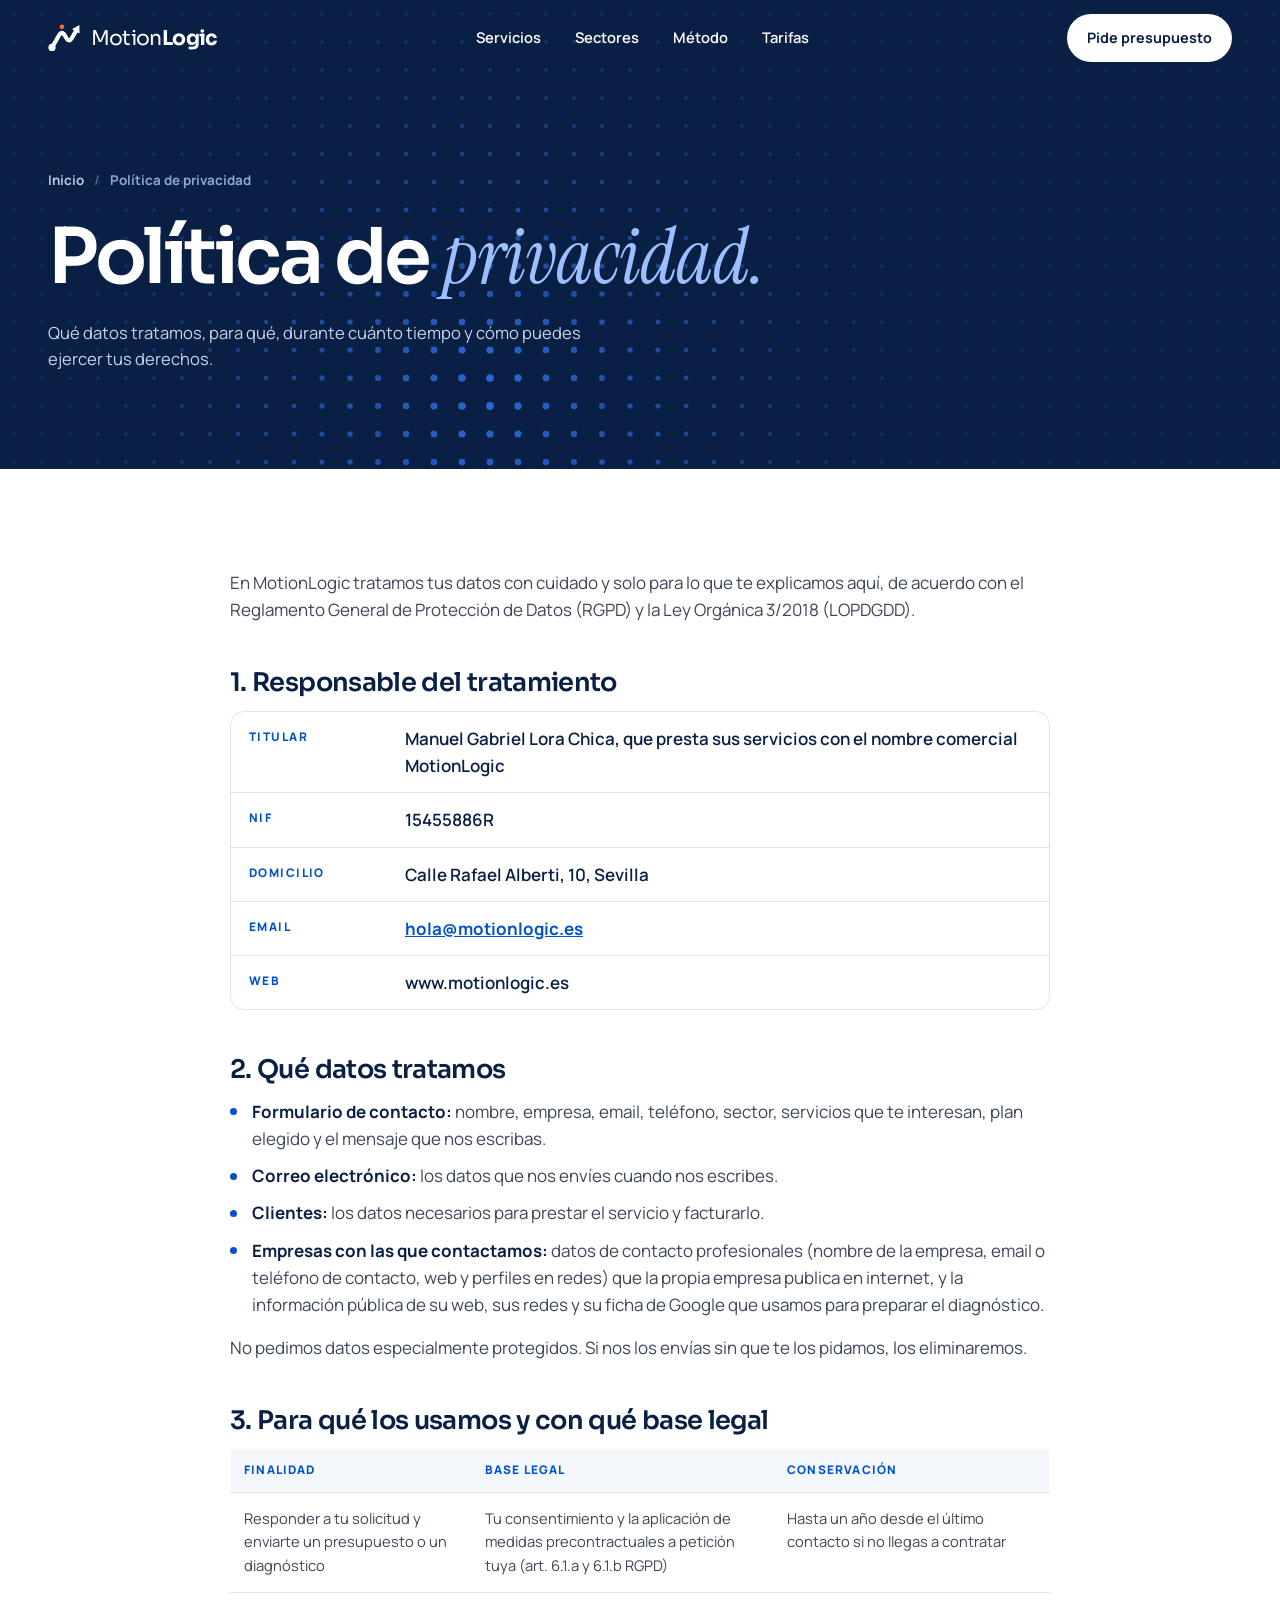
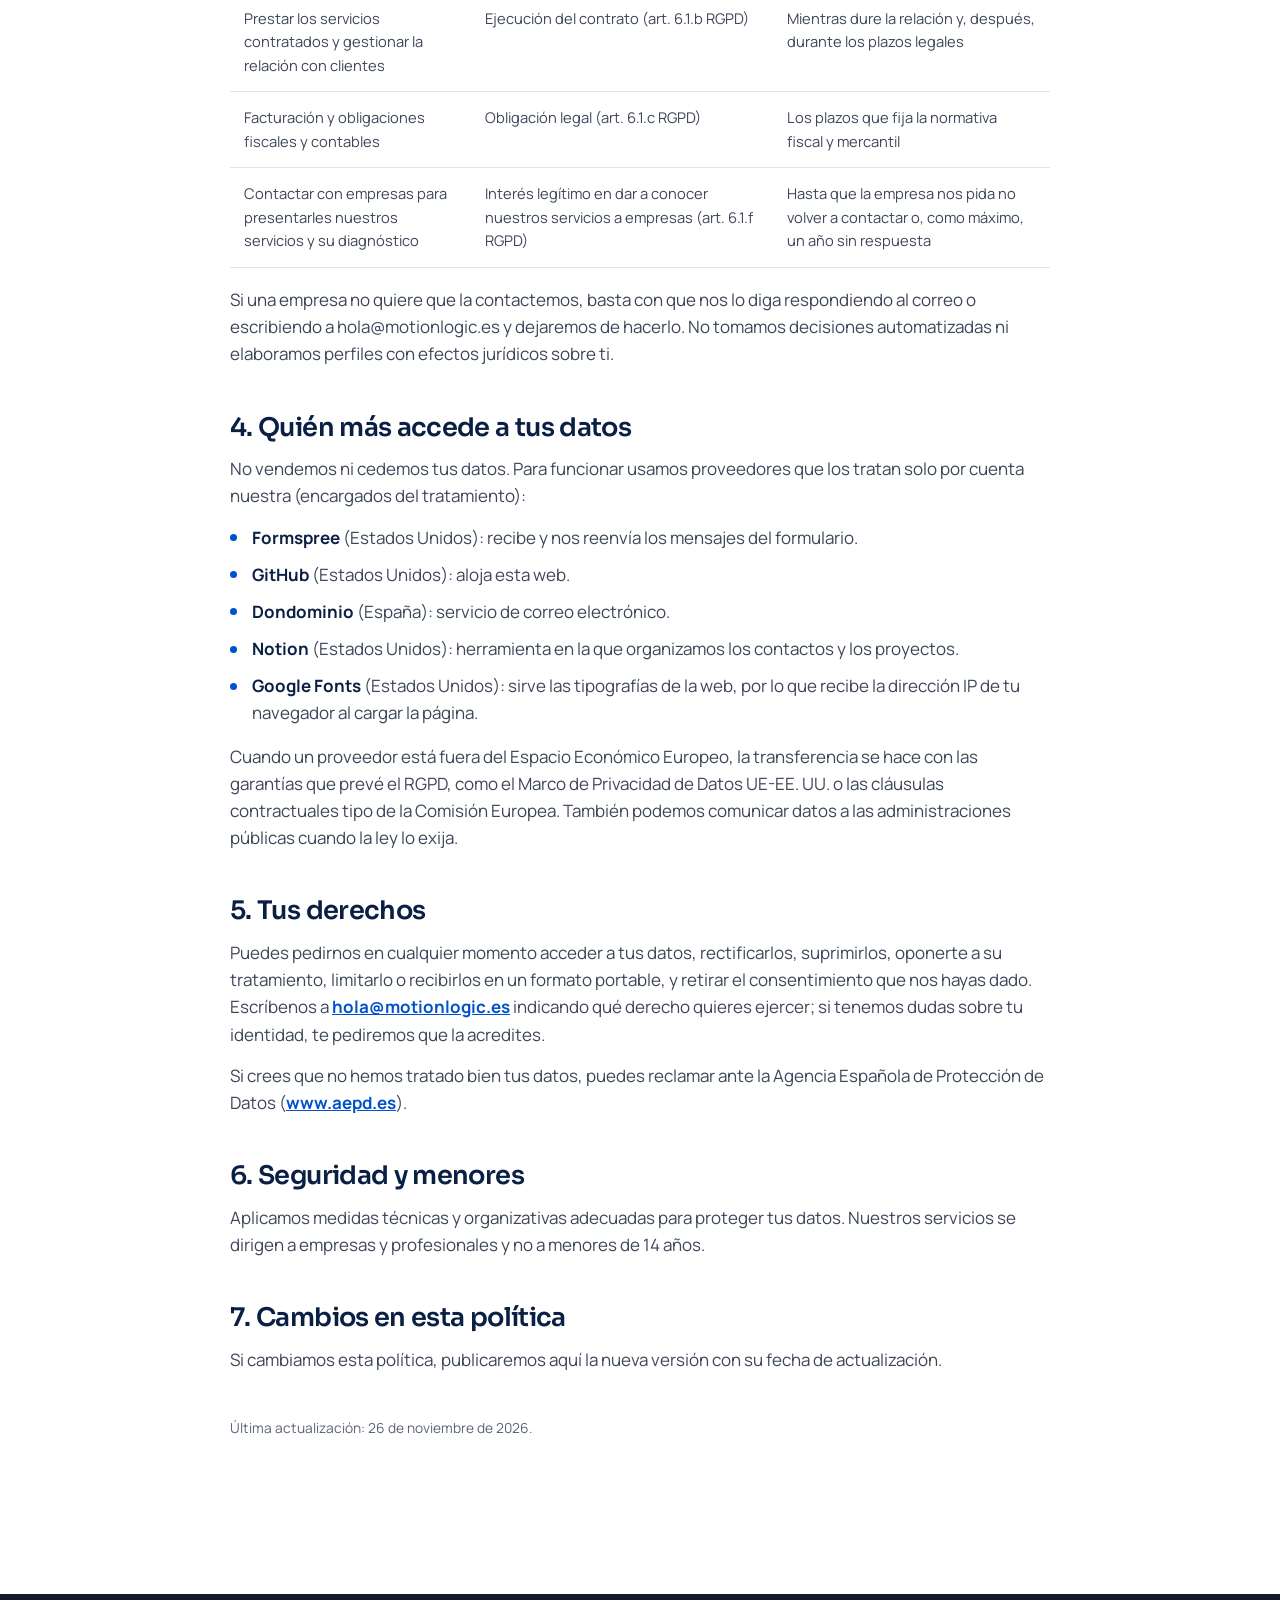
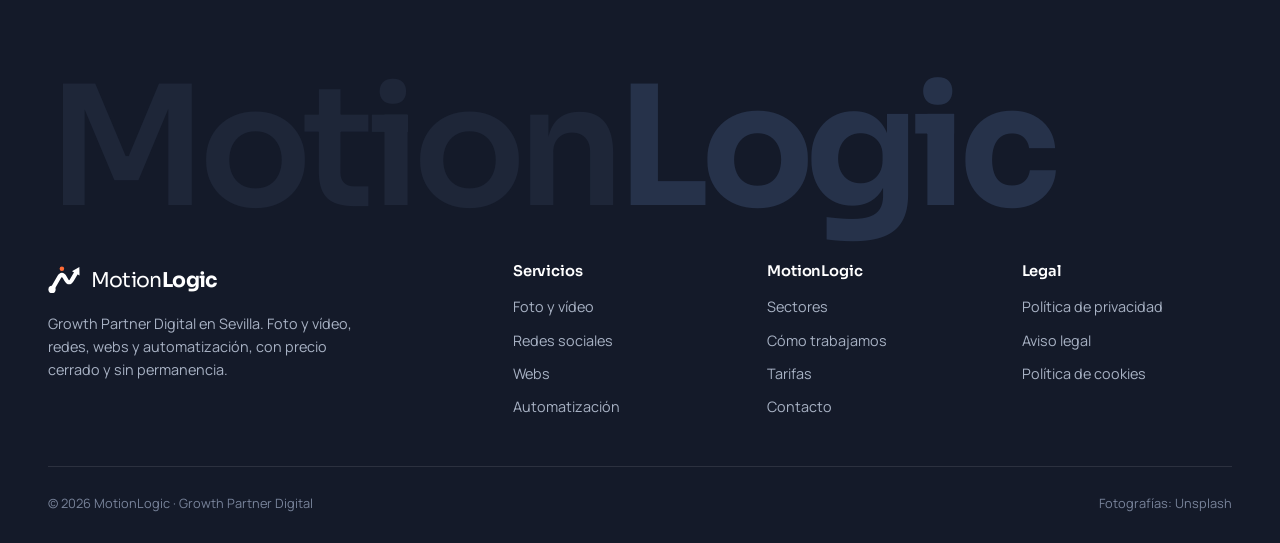
<file: privacidad.html>
<!DOCTYPE html>
<html lang="es">
<head>
<meta charset="UTF-8">
<meta name="viewport" content="width=device-width, initial-scale=1.0">
<title>Política de privacidad · MotionLogic</title>
<meta name="description" content="Política de privacidad de MotionLogic: responsable, datos que tratamos, finalidades, base legal, destinatarios y derechos.">
<meta name="theme-color" content="#0A1F44">
<link rel="canonical" href="https://motionlogic.es/privacidad.html">
<meta property="og:type" content="website">
<meta property="og:url" content="https://motionlogic.es/privacidad.html">
<meta property="og:title" content="Política de privacidad · MotionLogic">
<meta property="og:description" content="Política de privacidad de MotionLogic: responsable, datos que tratamos, finalidades, base legal, destinatarios y derechos.">
<meta property="og:image" content="https://motionlogic.es/og.png">
<meta property="og:locale" content="es_ES">
<meta name="twitter:card" content="summary_large_image">
<link rel="icon" href="favicon.ico" sizes="48x48">
<link rel="icon" href="favicon-192.png" type="image/png" sizes="192x192">
<link rel="apple-touch-icon" href="apple-touch-icon.png">
<link rel="preconnect" href="https://fonts.googleapis.com">
<link rel="preconnect" href="https://fonts.gstatic.com" crossorigin>
<link href="https://fonts.googleapis.com/css2?family=Instrument+Serif:ital@0;1&amp;family=Manrope:wght@400;500;600;700;800&amp;family=Sora:wght@300;400;500;600;700&amp;display=swap" rel="stylesheet">
<link rel="stylesheet" href="assets/styles.css">
<script>!function(r){r.classList.add('js');var n='wait';try{var t=+sessionStorage.getItem('ml-nav');if(t&&Date.now()-t<6000)n='wait-now'}catch(e){}r.classList.add(n)}(document.documentElement)</script>
</head>
<body>
<div class="loader" aria-hidden="true">
  <div class="lg">
    <svg viewBox="5.4 15.62 85.6 76.38">
      <path class="ln" pathLength="1" d="M16,80 L34.21,48.47 Q42,34.97 49.79,48.47 L53.21,54.38 Q61,67.88 68.79,54.38 L79.5,35.83"/>
      <path class="tip" d="M88,21.11 L88.46,43.31 L68.54,31.81 Z"/>
      <circle class="base" cx="16" cy="80" r="9.5"/>
      <circle class="dot" cx="42" cy="25.72" r="6"/>
    </svg>
    <span>Motion<b>Logic</b></span>
  </div>
</div>
<a class="skip" href="#main">Saltar al contenido</a>
<div class="progress" id="progress" aria-hidden="true"></div>

<nav id="nav" aria-label="Principal">
  <div class="wrap nav-in">
    <a class="logo" href="index.html" aria-label="MotionLogic · inicio">
      <svg viewBox="5.4 15.62 85.6 76.38" aria-hidden="true" focusable="false">
        <path class="mk" d="M16,80 L34.21,48.47 Q42,34.97 49.79,48.47 L53.21,54.38 Q61,67.88 68.79,54.38 L79.5,35.83" stroke-width="11" stroke-linecap="round" stroke-linejoin="round"/>
        <path class="mf" d="M88,21.11 L88.46,43.31 L68.54,31.81 Z" style="stroke:none"/>
        <circle class="mf" cx="16" cy="80" r="9.5"/>
        <circle cx="42" cy="25.72" r="6" fill="#FF6B35"/>
      </svg>
      <span>Motion<b>Logic</b></span>
    </a>
    <ul class="links" id="links">
      <li><a href="servicios.html">Servicios</a></li>
      <li><a href="sectores.html">Sectores</a></li>
      <li><a href="metodo.html">Método</a></li>
      <li><a href="tarifas.html">Tarifas</a></li>
    </ul>
    <a class="btn nav-cta" href="contacto.html">Pide presupuesto</a>
    <button class="burger" id="burger" aria-label="Abrir menú" aria-expanded="false" aria-controls="mmenu"><i></i></button>
  </div>
</nav>
<div class="mmenu" id="mmenu" aria-hidden="true">
  <ul>
    <li><a href="index.html">Inicio</a></li>
    <li><a href="servicios.html">Servicios</a></li>
    <li><a href="sectores.html">Sectores</a></li>
    <li><a href="metodo.html">Método</a></li>
    <li><a href="tarifas.html">Tarifas</a></li>
    <li><a href="contacto.html">Contacto</a></li>
  </ul>
  <p>Escríbenos a <a href="mailto:hola@motionlogic.es">hola@motionlogic.es</a><br>Respondemos en 24 h laborables.</p>
</div>

<header class="phero">
  <canvas id="field" aria-hidden="true"></canvas>
  <div class="wrap">
    <ol class="crumbs"><li><a href="index.html">Inicio</a></li><li aria-current="page">Política de privacidad</li></ol>
    <h1>Política de <em>privacidad.</em></h1>
    <p class="lead">Qué datos tratamos, para qué, durante cuánto tiempo y cómo puedes ejercer tus derechos.</p>
  </div>
</header>

<main id="main">
<section class="legal-sec">
  <div class="wrap legal">

    <p>En MotionLogic tratamos tus datos con cuidado y solo para lo que te explicamos aquí, de acuerdo con el Reglamento General de Protección de Datos (RGPD) y la Ley Orgánica 3/2018 (LOPDGDD).</p>

    <h2>1. Responsable del tratamiento</h2>
    <dl class="ident">
      <div><dt>Titular</dt><dd>Manuel Gabriel Lora Chica, que presta sus servicios con el nombre comercial MotionLogic</dd></div>
      <div><dt>NIF</dt><dd>15455886R</dd></div>
      <div><dt>Domicilio</dt><dd>Calle Rafael Alberti, 10, Sevilla</dd></div>
      <div><dt>Email</dt><dd><a href="mailto:hola@motionlogic.es">hola@motionlogic.es</a></dd></div>
      <div><dt>Web</dt><dd>www.motionlogic.es</dd></div>
    </dl>

    <h2>2. Qué datos tratamos</h2>
    <ul>
      <li><b>Formulario de contacto:</b> nombre, empresa, email, teléfono, sector, servicios que te interesan, plan elegido y el mensaje que nos escribas.</li>
      <li><b>Correo electrónico:</b> los datos que nos envíes cuando nos escribes.</li>
      <li><b>Clientes:</b> los datos necesarios para prestar el servicio y facturarlo.</li>
      <li><b>Empresas con las que contactamos:</b> datos de contacto profesionales (nombre de la empresa, email o teléfono de contacto, web y perfiles en redes) que la propia empresa publica en internet, y la información pública de su web, sus redes y su ficha de Google que usamos para preparar el diagnóstico.</li>
    </ul>
    <p>No pedimos datos especialmente protegidos. Si nos los envías sin que te los pidamos, los eliminaremos.</p>

    <h2>3. Para qué los usamos y con qué base legal</h2>
    <table>
      <thead><tr><th>Finalidad</th><th>Base legal</th><th>Conservación</th></tr></thead>
      <tbody>
        <tr><td>Responder a tu solicitud y enviarte un presupuesto o un diagnóstico</td><td>Tu consentimiento y la aplicación de medidas precontractuales a petición tuya (art. 6.1.a y 6.1.b RGPD)</td><td>Hasta un año desde el último contacto si no llegas a contratar</td></tr>
        <tr><td>Prestar los servicios contratados y gestionar la relación con clientes</td><td>Ejecución del contrato (art. 6.1.b RGPD)</td><td>Mientras dure la relación y, después, durante los plazos legales</td></tr>
        <tr><td>Facturación y obligaciones fiscales y contables</td><td>Obligación legal (art. 6.1.c RGPD)</td><td>Los plazos que fija la normativa fiscal y mercantil</td></tr>
        <tr><td>Contactar con empresas para presentarles nuestros servicios y su diagnóstico</td><td>Interés legítimo en dar a conocer nuestros servicios a empresas (art. 6.1.f RGPD)</td><td>Hasta que la empresa nos pida no volver a contactar o, como máximo, un año sin respuesta</td></tr>
      </tbody>
    </table>
    <p>Si una empresa no quiere que la contactemos, basta con que nos lo diga respondiendo al correo o escribiendo a hola@motionlogic.es y dejaremos de hacerlo. No tomamos decisiones automatizadas ni elaboramos perfiles con efectos jurídicos sobre ti.</p>

    <h2>4. Quién más accede a tus datos</h2>
    <p>No vendemos ni cedemos tus datos. Para funcionar usamos proveedores que los tratan solo por cuenta nuestra (encargados del tratamiento):</p>
    <ul>
      <li><b>Formspree</b> (Estados Unidos): recibe y nos reenvía los mensajes del formulario.</li>
      <li><b>GitHub</b> (Estados Unidos): aloja esta web.</li>
      <li><b>Dondominio</b> (España): servicio de correo electrónico.</li>
      <li><b>Notion</b> (Estados Unidos): herramienta en la que organizamos los contactos y los proyectos.</li>
      <li><b>Google Fonts</b> (Estados Unidos): sirve las tipografías de la web, por lo que recibe la dirección IP de tu navegador al cargar la página.</li>
    </ul>
    <p>Cuando un proveedor está fuera del Espacio Económico Europeo, la transferencia se hace con las garantías que prevé el RGPD, como el Marco de Privacidad de Datos UE-EE. UU. o las cláusulas contractuales tipo de la Comisión Europea. También podemos comunicar datos a las administraciones públicas cuando la ley lo exija.</p>

    <h2>5. Tus derechos</h2>
    <p>Puedes pedirnos en cualquier momento acceder a tus datos, rectificarlos, suprimirlos, oponerte a su tratamiento, limitarlo o recibirlos en un formato portable, y retirar el consentimiento que nos hayas dado. Escríbenos a <a href="mailto:hola@motionlogic.es">hola@motionlogic.es</a> indicando qué derecho quieres ejercer; si tenemos dudas sobre tu identidad, te pediremos que la acredites.</p>
    <p>Si crees que no hemos tratado bien tus datos, puedes reclamar ante la Agencia Española de Protección de Datos (<a href="https://www.aepd.es" rel="noopener">www.aepd.es</a>).</p>

    <h2>6. Seguridad y menores</h2>
    <p>Aplicamos medidas técnicas y organizativas adecuadas para proteger tus datos. Nuestros servicios se dirigen a empresas y profesionales y no a menores de 14 años.</p>

    <h2>7. Cambios en esta política</h2>
    <p>Si cambiamos esta política, publicaremos aquí la nueva versión con su fecha de actualización.</p>
    <p class="upd">Última actualización: 26 de noviembre de 2026.</p>
  </div>
</section>
</main>

<footer>
  <div class="wrap">
    <p class="f-big" aria-hidden="true">Motion<b>Logic</b></p>
    <div class="f-top">
      <div>
        <a class="logo" href="index.html" aria-label="MotionLogic · inicio">
          <svg viewBox="5.4 15.62 85.6 76.38" aria-hidden="true" focusable="false">
            <path d="M16,80 L34.21,48.47 Q42,34.97 49.79,48.47 L53.21,54.38 Q61,67.88 68.79,54.38 L79.5,35.83" fill="none" stroke="#fff" stroke-width="11" stroke-linecap="round" stroke-linejoin="round"/>
            <path d="M88,21.11 L88.46,43.31 L68.54,31.81 Z" fill="#fff"/>
            <circle cx="16" cy="80" r="9.5" fill="#fff"/>
            <circle cx="42" cy="25.72" r="6" fill="#FF6B35"/>
          </svg>
          <span>Motion<b>Logic</b></span>
        </a>
        <p class="fb-txt">Growth Partner Digital en Sevilla. Foto y vídeo, redes, webs y automatización, con precio cerrado y sin permanencia.</p>
      </div>
      <div><h4>Servicios</h4><ul>
        <li><a href="servicios.html#foto-video">Foto y vídeo</a></li>
        <li><a href="servicios.html#redes">Redes sociales</a></li>
        <li><a href="servicios.html#webs">Webs</a></li>
        <li><a href="servicios.html#automatizacion">Automatización</a></li>
      </ul></div>
      <div><h4>MotionLogic</h4><ul>
        <li><a href="sectores.html">Sectores</a></li>
        <li><a href="metodo.html">Cómo trabajamos</a></li>
        <li><a href="tarifas.html">Tarifas</a></li>
        <li><a href="contacto.html">Contacto</a></li>
      </ul></div>
      <div><h4>Legal</h4><ul>
        <li><a href="privacidad.html">Política de privacidad</a></li>
        <li><a href="aviso-legal.html">Aviso legal</a></li>
        <li><a href="cookies.html">Política de cookies</a></li>
      </ul></div>
    </div>
    <div class="f-bot">
      <span>© <span id="yr">2026</span> MotionLogic · Growth Partner Digital</span>
      <span>Fotografías: Unsplash</span>
    </div>
  </div>
</footer>
<script src="assets/main.js" defer></script>
</body>
</html>
</file>
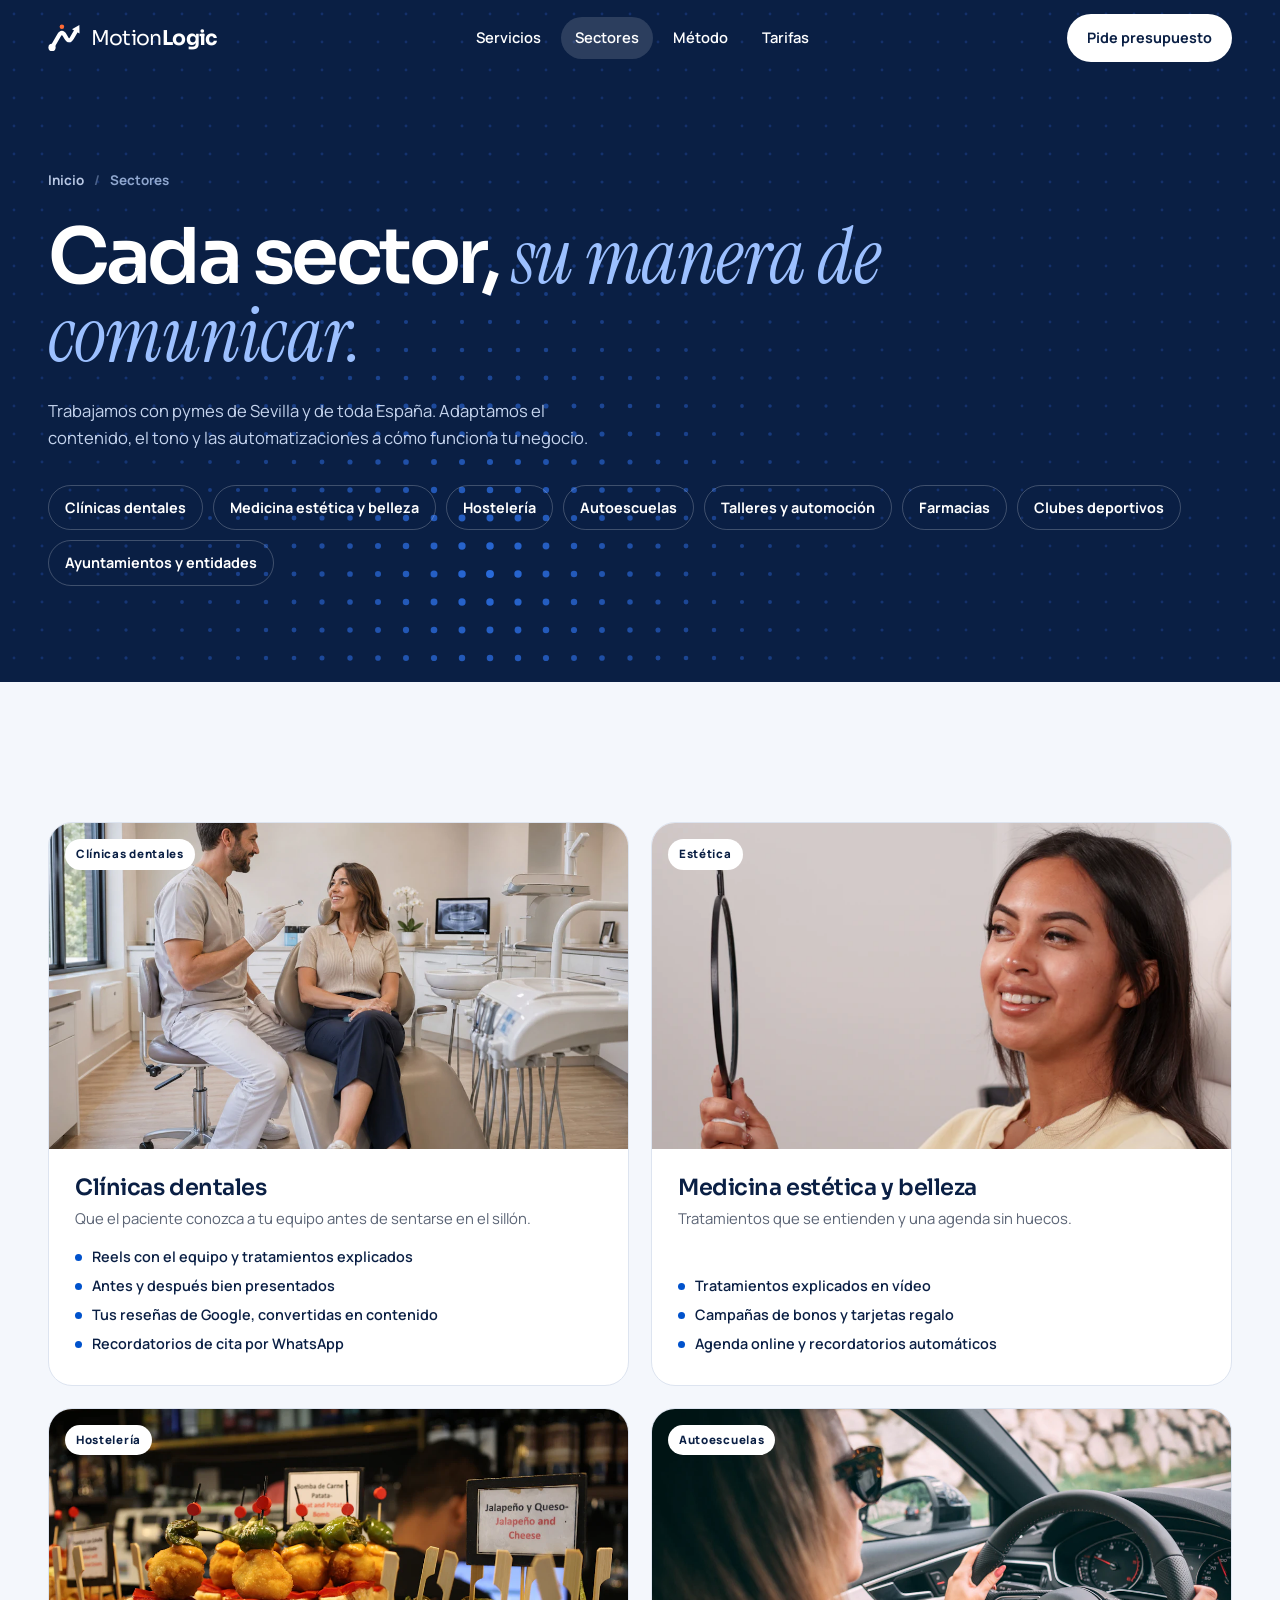
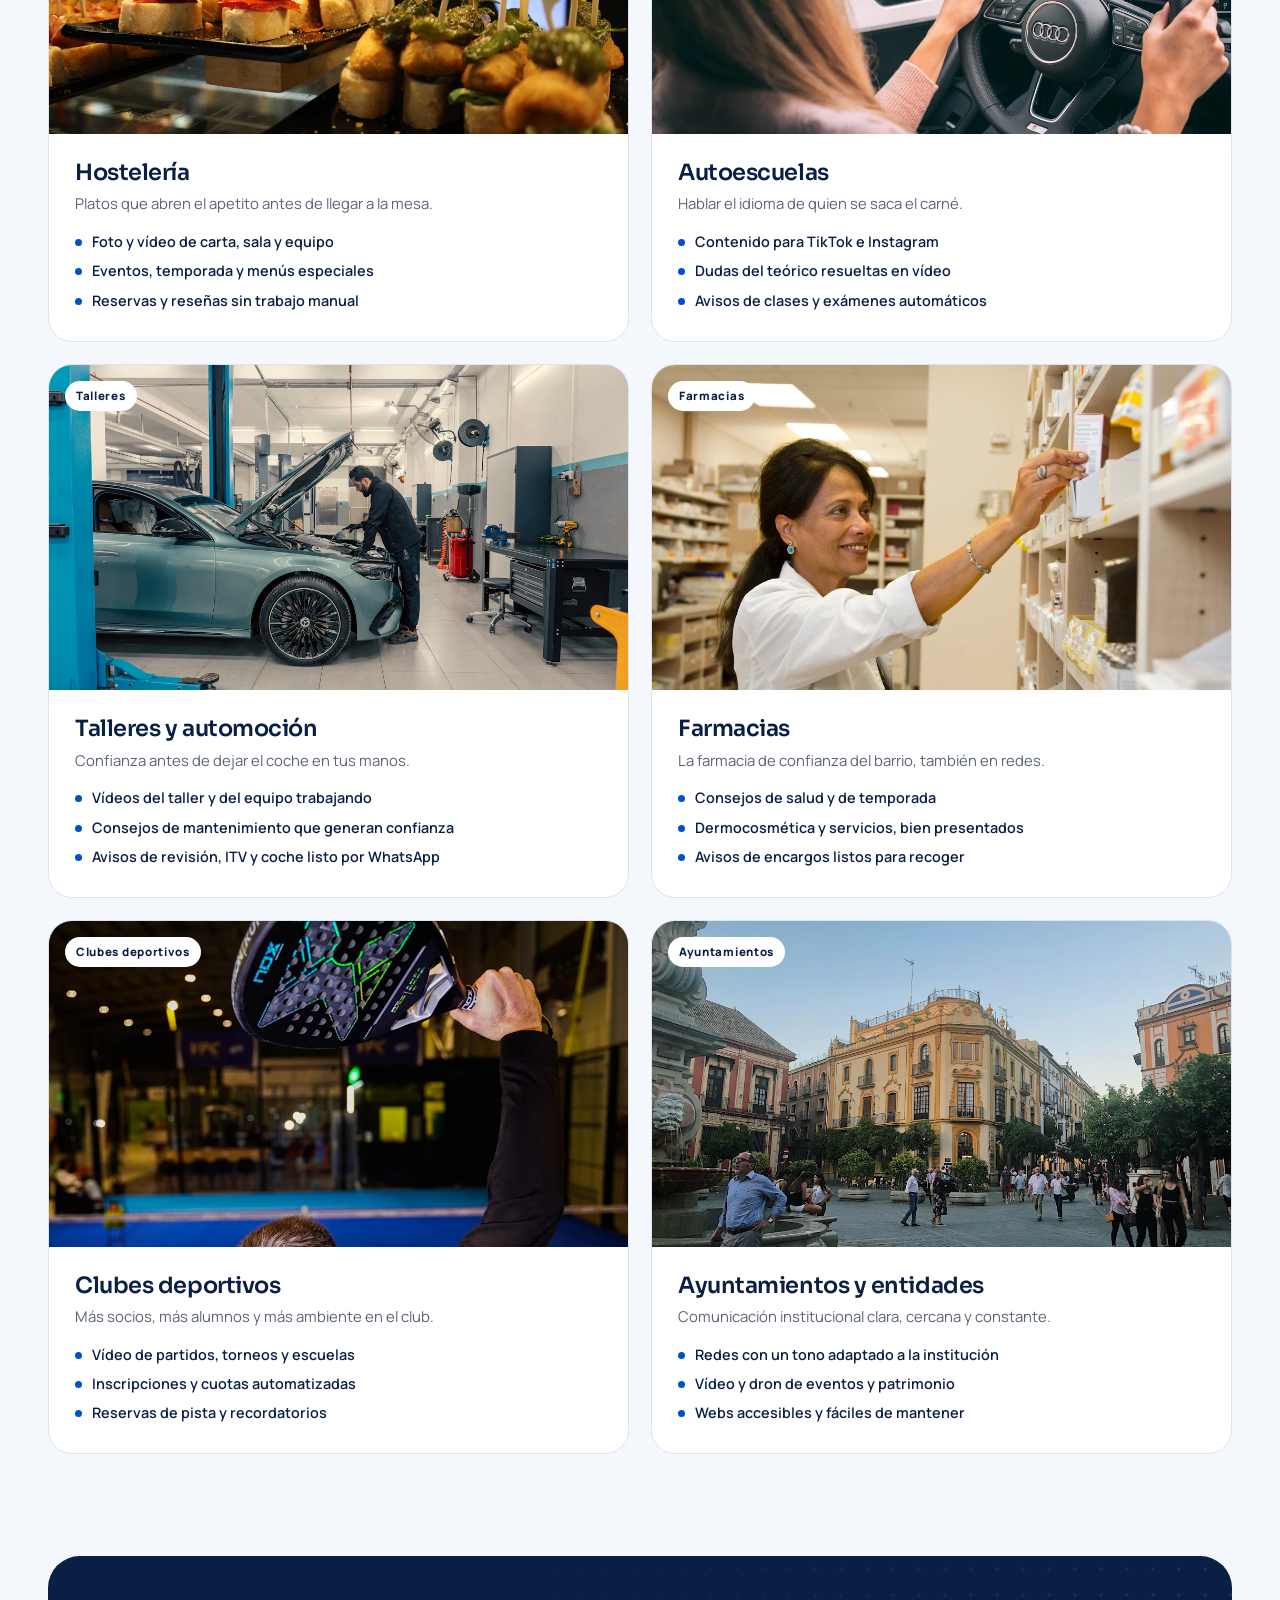
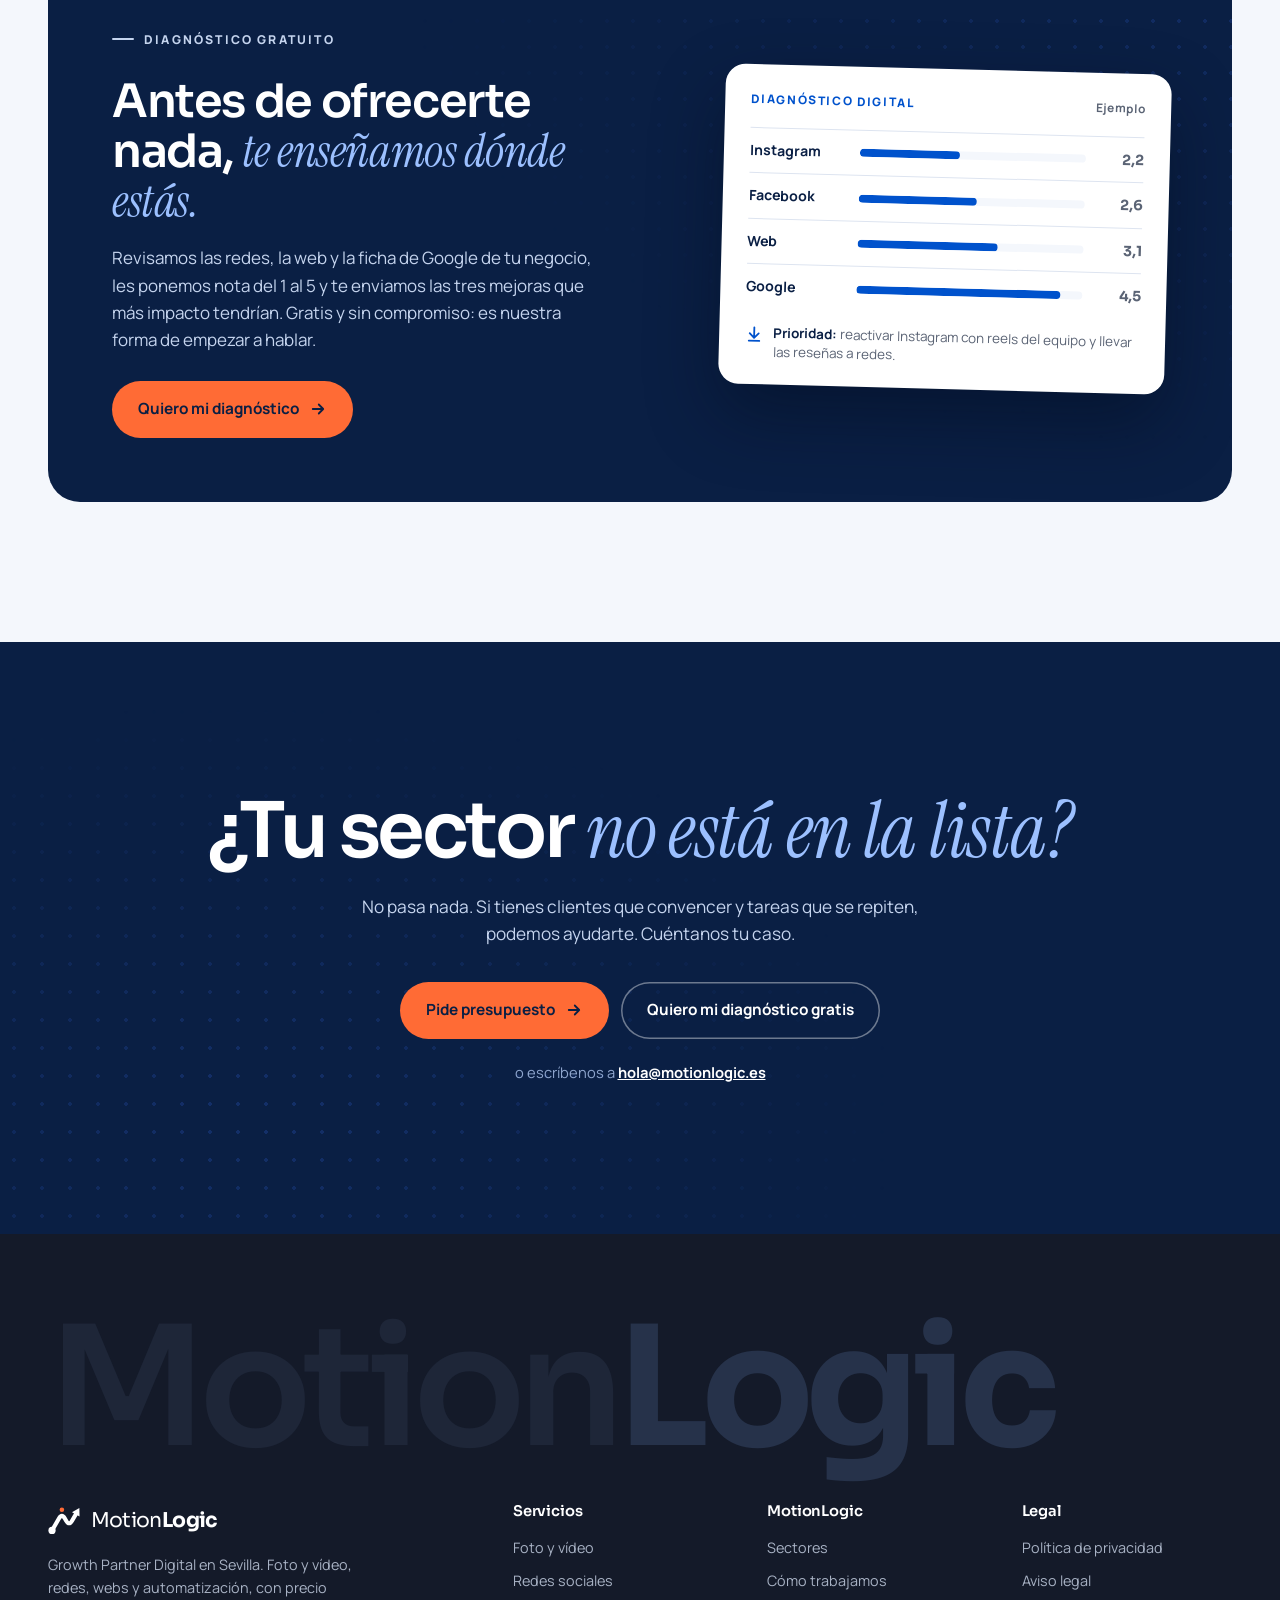
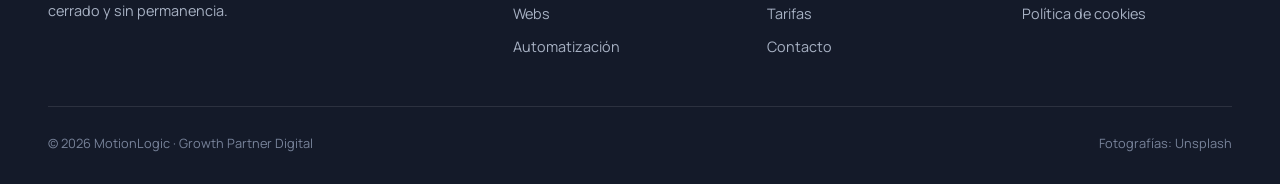
<file: sectores.html>
<!DOCTYPE html>
<html lang="es">
<head>
<meta charset="UTF-8">
<meta name="viewport" content="width=device-width, initial-scale=1.0">
<title>Sectores · Clínicas, estética, hostelería, talleres y más · MotionLogic</title>
<meta name="description" content="Foto, vídeo, redes y automatización para clínicas dentales, medicina estética, hostelería, autoescuelas, talleres, farmacias, clubes deportivos y ayuntamientos.">
<meta name="theme-color" content="#0A1F44">
<link rel="canonical" href="https://motionlogic.es/sectores.html">
<meta property="og:type" content="website">
<meta property="og:url" content="https://motionlogic.es/sectores.html">
<meta property="og:title" content="Sectores · Clínicas, estética, hostelería, talleres y más · MotionLogic">
<meta property="og:description" content="Foto, vídeo, redes y automatización para clínicas dentales, medicina estética, hostelería, autoescuelas, talleres, farmacias, clubes deportivos y ayuntamientos.">
<meta property="og:image" content="https://motionlogic.es/og.png">
<meta property="og:locale" content="es_ES">
<meta name="twitter:card" content="summary_large_image">
<link rel="icon" href="favicon.ico" sizes="48x48">
<link rel="icon" href="favicon-192.png" type="image/png" sizes="192x192">
<link rel="apple-touch-icon" href="apple-touch-icon.png">
<link rel="preconnect" href="https://fonts.googleapis.com">
<link rel="preconnect" href="https://fonts.gstatic.com" crossorigin>
<link href="https://fonts.googleapis.com/css2?family=Instrument+Serif:ital@0;1&amp;family=Manrope:wght@400;500;600;700;800&amp;family=Sora:wght@300;400;500;600;700&amp;display=swap" rel="stylesheet">
<link rel="stylesheet" href="assets/styles.css">
<script>!function(r){r.classList.add('js');var n='wait';try{var t=+sessionStorage.getItem('ml-nav');if(t&&Date.now()-t<6000)n='wait-now'}catch(e){}r.classList.add(n)}(document.documentElement)</script>
</head>
<body>
<div class="loader" aria-hidden="true">
  <div class="lg">
    <svg viewBox="5.4 15.62 85.6 76.38">
      <path class="ln" pathLength="1" d="M16,80 L34.21,48.47 Q42,34.97 49.79,48.47 L53.21,54.38 Q61,67.88 68.79,54.38 L79.5,35.83"/>
      <path class="tip" d="M88,21.11 L88.46,43.31 L68.54,31.81 Z"/>
      <circle class="base" cx="16" cy="80" r="9.5"/>
      <circle class="dot" cx="42" cy="25.72" r="6"/>
    </svg>
    <span>Motion<b>Logic</b></span>
  </div>
</div>
<a class="skip" href="#main">Saltar al contenido</a>
<div class="progress" id="progress" aria-hidden="true"></div>

<nav id="nav" aria-label="Principal">
  <div class="wrap nav-in">
    <a class="logo" href="index.html" aria-label="MotionLogic · inicio">
      <svg viewBox="5.4 15.62 85.6 76.38" aria-hidden="true" focusable="false">
        <path class="mk" d="M16,80 L34.21,48.47 Q42,34.97 49.79,48.47 L53.21,54.38 Q61,67.88 68.79,54.38 L79.5,35.83" stroke-width="11" stroke-linecap="round" stroke-linejoin="round"/>
        <path class="mf" d="M88,21.11 L88.46,43.31 L68.54,31.81 Z" style="stroke:none"/>
        <circle class="mf" cx="16" cy="80" r="9.5"/>
        <circle cx="42" cy="25.72" r="6" fill="#FF6B35"/>
      </svg>
      <span>Motion<b>Logic</b></span>
    </a>
    <ul class="links" id="links">
      <li><a href="servicios.html">Servicios</a></li>
      <li><a href="sectores.html" class="on" aria-current="page">Sectores</a></li>
      <li><a href="metodo.html">Método</a></li>
      <li><a href="tarifas.html">Tarifas</a></li>
    </ul>
    <a class="btn nav-cta" href="contacto.html">Pide presupuesto</a>
    <button class="burger" id="burger" aria-label="Abrir menú" aria-expanded="false" aria-controls="mmenu"><i></i></button>
  </div>
</nav>
<div class="mmenu" id="mmenu" aria-hidden="true">
  <ul>
    <li><a href="index.html">Inicio</a></li>
    <li><a href="servicios.html">Servicios</a></li>
    <li><a href="sectores.html">Sectores</a></li>
    <li><a href="metodo.html">Método</a></li>
    <li><a href="tarifas.html">Tarifas</a></li>
    <li><a href="contacto.html">Contacto</a></li>
  </ul>
  <p>Escríbenos a <a href="mailto:hola@motionlogic.es">hola@motionlogic.es</a><br>Respondemos en 24 h laborables.</p>
</div>

<header class="phero">
  <canvas id="field" aria-hidden="true"></canvas>
  <div class="wrap">
    <ol class="crumbs"><li><a href="index.html">Inicio</a></li><li aria-current="page">Sectores</li></ol>
    <h1>Cada sector, <em>su manera de comunicar.</em></h1>
    <p class="lead">Trabajamos con pymes de Sevilla y de toda España. Adaptamos el contenido, el tono y las automatizaciones a cómo funciona tu negocio.</p>
    <ul class="anchors"><li><a href="#clinicas">Clínicas dentales</a></li><li><a href="#estetica">Medicina estética y belleza</a></li><li><a href="#hosteleria">Hostelería</a></li><li><a href="#autoescuelas">Autoescuelas</a></li><li><a href="#talleres">Talleres y automoción</a></li><li><a href="#farmacias">Farmacias</a></li><li><a href="#clubes">Clubes deportivos</a></li><li><a href="#ayuntamientos">Ayuntamientos y entidades</a></li></ul>
  </div>
</header>

<main id="main">
<section class="sectors" aria-label="Sectores">
  <div class="wrap">
    <div class="sgrid">
      <article class="sector" id="clinicas">
        <figure><img src="img/sector-dental.webp" width="1100" height="825" loading="lazy" alt="Dentista conversando con una paciente en una consulta luminosa" style="object-position:50% 50%"><span class="badge">Clínicas dentales</span></figure>
        <div class="tx"><h3>Clínicas dentales</h3>
          <p>Que el paciente conozca a tu equipo antes de sentarse en el sillón.</p>
          <ul><li>Reels con el equipo y tratamientos explicados</li><li>Antes y después bien presentados</li><li>Tus reseñas de Google, convertidas en contenido</li><li>Recordatorios de cita por WhatsApp</li></ul></div>
      </article>
      <article class="sector" id="estetica">
        <figure><img src="img/sector-estetica.webp" width="900" height="1200" loading="lazy" alt="Mujer sonriendo mientras se mira en un espejo de mano" style="object-position:50% 30%"><span class="badge">Estética</span></figure>
        <div class="tx"><h3>Medicina estética y belleza</h3>
          <p>Tratamientos que se entienden y una agenda sin huecos.</p>
          <ul><li>Tratamientos explicados en vídeo</li><li>Campañas de bonos y tarjetas regalo</li><li>Agenda online y recordatorios automáticos</li></ul></div>
      </article>
      <article class="sector" id="hosteleria">
        <figure><img src="img/sector-hosteleria.webp" width="1100" height="733" loading="lazy" alt="Barra de un bar con pinchos variados" style="object-position:50% 50%"><span class="badge">Hostelería</span></figure>
        <div class="tx"><h3>Hostelería</h3>
          <p>Platos que abren el apetito antes de llegar a la mesa.</p>
          <ul><li>Foto y vídeo de carta, sala y equipo</li><li>Eventos, temporada y menús especiales</li><li>Reservas y reseñas sin trabajo manual</li></ul></div>
      </article>
      <article class="sector" id="autoescuelas">
        <figure><img src="img/sector-autoescuela.webp" width="1100" height="733" loading="lazy" alt="Mujer conduciendo con las manos en el volante" style="object-position:50% 50%"><span class="badge">Autoescuelas</span></figure>
        <div class="tx"><h3>Autoescuelas</h3>
          <p>Hablar el idioma de quien se saca el carné.</p>
          <ul><li>Contenido para TikTok e Instagram</li><li>Dudas del teórico resueltas en vídeo</li><li>Avisos de clases y exámenes automáticos</li></ul></div>
      </article>
      <article class="sector" id="talleres">
        <figure><img src="img/sector-taller.webp" width="1100" height="733" loading="lazy" alt="Mecánico revisando el motor de un coche en un taller luminoso" style="object-position:50% 50%"><span class="badge">Talleres</span></figure>
        <div class="tx"><h3>Talleres y automoción</h3>
          <p>Confianza antes de dejar el coche en tus manos.</p>
          <ul><li>Vídeos del taller y del equipo trabajando</li><li>Consejos de mantenimiento que generan confianza</li><li>Avisos de revisión, ITV y coche listo por WhatsApp</li></ul></div>
      </article>
      <article class="sector" id="farmacias">
        <figure><img src="img/sector-farmacia.webp" width="1100" height="733" loading="lazy" alt="Farmacéutica colocando productos en una estantería" style="object-position:50% 40%"><span class="badge">Farmacias</span></figure>
        <div class="tx"><h3>Farmacias</h3>
          <p>La farmacia de confianza del barrio, también en redes.</p>
          <ul><li>Consejos de salud y de temporada</li><li>Dermocosmética y servicios, bien presentados</li><li>Avisos de encargos listos para recoger</li></ul></div>
      </article>
      <article class="sector" id="clubes">
        <figure><img src="img/sector-club.webp" width="1000" height="1500" loading="lazy" alt="Jugador de pádel levantando la pala en una pista azul" style="object-position:50% 22%"><span class="badge">Clubes deportivos</span></figure>
        <div class="tx"><h3>Clubes deportivos</h3>
          <p>Más socios, más alumnos y más ambiente en el club.</p>
          <ul><li>Vídeo de partidos, torneos y escuelas</li><li>Inscripciones y cuotas automatizadas</li><li>Reservas de pista y recordatorios</li></ul></div>
      </article>
      <article class="sector" id="ayuntamientos">
        <figure><img src="img/sector-ayuntamiento.webp" width="1100" height="825" loading="lazy" alt="Plaza andaluza con edificios históricos y vecinos paseando" style="object-position:50% 50%"><span class="badge">Ayuntamientos</span></figure>
        <div class="tx"><h3>Ayuntamientos y entidades</h3>
          <p>Comunicación institucional clara, cercana y constante.</p>
          <ul><li>Redes con un tono adaptado a la institución</li><li>Vídeo y dron de eventos y patrimonio</li><li>Webs accesibles y fáciles de mantener</li></ul></div>
      </article>
    </div>

    <div class="diag" data-r>
      <div class="dots" aria-hidden="true"></div>
      <div>
        <p class="eyebrow">Diagnóstico gratuito</p>
        <h2>Antes de ofrecerte nada, <em>te enseñamos dónde estás.</em></h2>
        <p>Revisamos las redes, la web y la ficha de Google de tu negocio, les ponemos nota del 1 al 5 y te enviamos las tres mejoras que más impacto tendrían. Gratis y sin compromiso: es nuestra forma de empezar a hablar.</p>
        <a class="btn btn-p" href="contacto.html?interes=diagnostico">Quiero mi diagnóstico <svg viewBox="0 0 24 24" fill="none" stroke="currentColor" stroke-width="2.4" stroke-linecap="round" stroke-linejoin="round" aria-hidden="true"><path d="M5 12h14M13 6l6 6-6 6"/></svg></a>
      </div>
      <div class="report" id="report" aria-label="Ejemplo de diagnóstico">
        <header>Diagnóstico digital <span>Ejemplo</span></header>
        <div class="bar"><span>Instagram</span><span class="tr"><i style="--v:44%"></i></span><em>2,2</em></div>
        <div class="bar"><span>Facebook</span><span class="tr"><i style="--v:52%"></i></span><em>2,6</em></div>
        <div class="bar"><span>Web</span><span class="tr"><i style="--v:62%"></i></span><em>3,1</em></div>
        <div class="bar"><span>Google</span><span class="tr"><i style="--v:90%"></i></span><em>4,5</em></div>
        <div class="rf"><svg width="18" height="18" viewBox="0 0 24 24" fill="none" stroke="#0052CC" stroke-width="2.4" stroke-linecap="round" stroke-linejoin="round" aria-hidden="true" style="flex:none;margin-top:2px"><path d="M12 3v12M6 11l6 6 6-6M5 21h14"/></svg><span><b>Prioridad:</b> reactivar Instagram con reels del equipo y llevar las reseñas a redes.</span></div>
      </div>
    </div>
  </div>
</section>
</main>

<section class="cta-band" aria-labelledby="cta-t">
  <div class="dots" aria-hidden="true"></div>
  <div class="wrap">
    <h2 id="cta-t" data-r>¿Tu sector <em>no está en la lista?</em></h2>
    <p data-r style="--d:.08s">No pasa nada. Si tienes clientes que convencer y tareas que se repiten, podemos ayudarte. Cuéntanos tu caso.</p>
    <div class="ctas" data-r style="--d:.16s">
      <a class="btn btn-p" href="contacto.html">Pide presupuesto <svg viewBox="0 0 24 24" fill="none" stroke="currentColor" stroke-width="2.4" stroke-linecap="round" stroke-linejoin="round" aria-hidden="true"><path d="M5 12h14M13 6l6 6-6 6"/></svg></a>
      <a class="btn btn-ghost" href="contacto.html?interes=diagnostico">Quiero mi diagnóstico gratis</a>
    </div>
    <p class="mail">o escríbenos a <a href="mailto:hola@motionlogic.es">hola@motionlogic.es</a></p>
  </div>
</section>

<footer>
  <div class="wrap">
    <p class="f-big" aria-hidden="true">Motion<b>Logic</b></p>
    <div class="f-top">
      <div>
        <a class="logo" href="index.html" aria-label="MotionLogic · inicio">
          <svg viewBox="5.4 15.62 85.6 76.38" aria-hidden="true" focusable="false">
            <path d="M16,80 L34.21,48.47 Q42,34.97 49.79,48.47 L53.21,54.38 Q61,67.88 68.79,54.38 L79.5,35.83" fill="none" stroke="#fff" stroke-width="11" stroke-linecap="round" stroke-linejoin="round"/>
            <path d="M88,21.11 L88.46,43.31 L68.54,31.81 Z" fill="#fff"/>
            <circle cx="16" cy="80" r="9.5" fill="#fff"/>
            <circle cx="42" cy="25.72" r="6" fill="#FF6B35"/>
          </svg>
          <span>Motion<b>Logic</b></span>
        </a>
        <p class="fb-txt">Growth Partner Digital en Sevilla. Foto y vídeo, redes, webs y automatización, con precio cerrado y sin permanencia.</p>
      </div>
      <div><h4>Servicios</h4><ul>
        <li><a href="servicios.html#foto-video">Foto y vídeo</a></li>
        <li><a href="servicios.html#redes">Redes sociales</a></li>
        <li><a href="servicios.html#webs">Webs</a></li>
        <li><a href="servicios.html#automatizacion">Automatización</a></li>
      </ul></div>
      <div><h4>MotionLogic</h4><ul>
        <li><a href="sectores.html">Sectores</a></li>
        <li><a href="metodo.html">Cómo trabajamos</a></li>
        <li><a href="tarifas.html">Tarifas</a></li>
        <li><a href="contacto.html">Contacto</a></li>
      </ul></div>
      <div><h4>Legal</h4><ul>
        <li><a href="privacidad.html">Política de privacidad</a></li>
        <li><a href="aviso-legal.html">Aviso legal</a></li>
        <li><a href="cookies.html">Política de cookies</a></li>
      </ul></div>
    </div>
    <div class="f-bot">
      <span>© <span id="yr">2026</span> MotionLogic · Growth Partner Digital</span>
      <span>Fotografías: Unsplash</span>
    </div>
  </div>
</footer>
<div class="fab" id="fab"><a class="btn btn-p" href="contacto.html?interes=diagnostico">Pide tu diagnóstico gratis</a></div>
<script src="assets/main.js" defer></script>
</body>
</html>
</file>
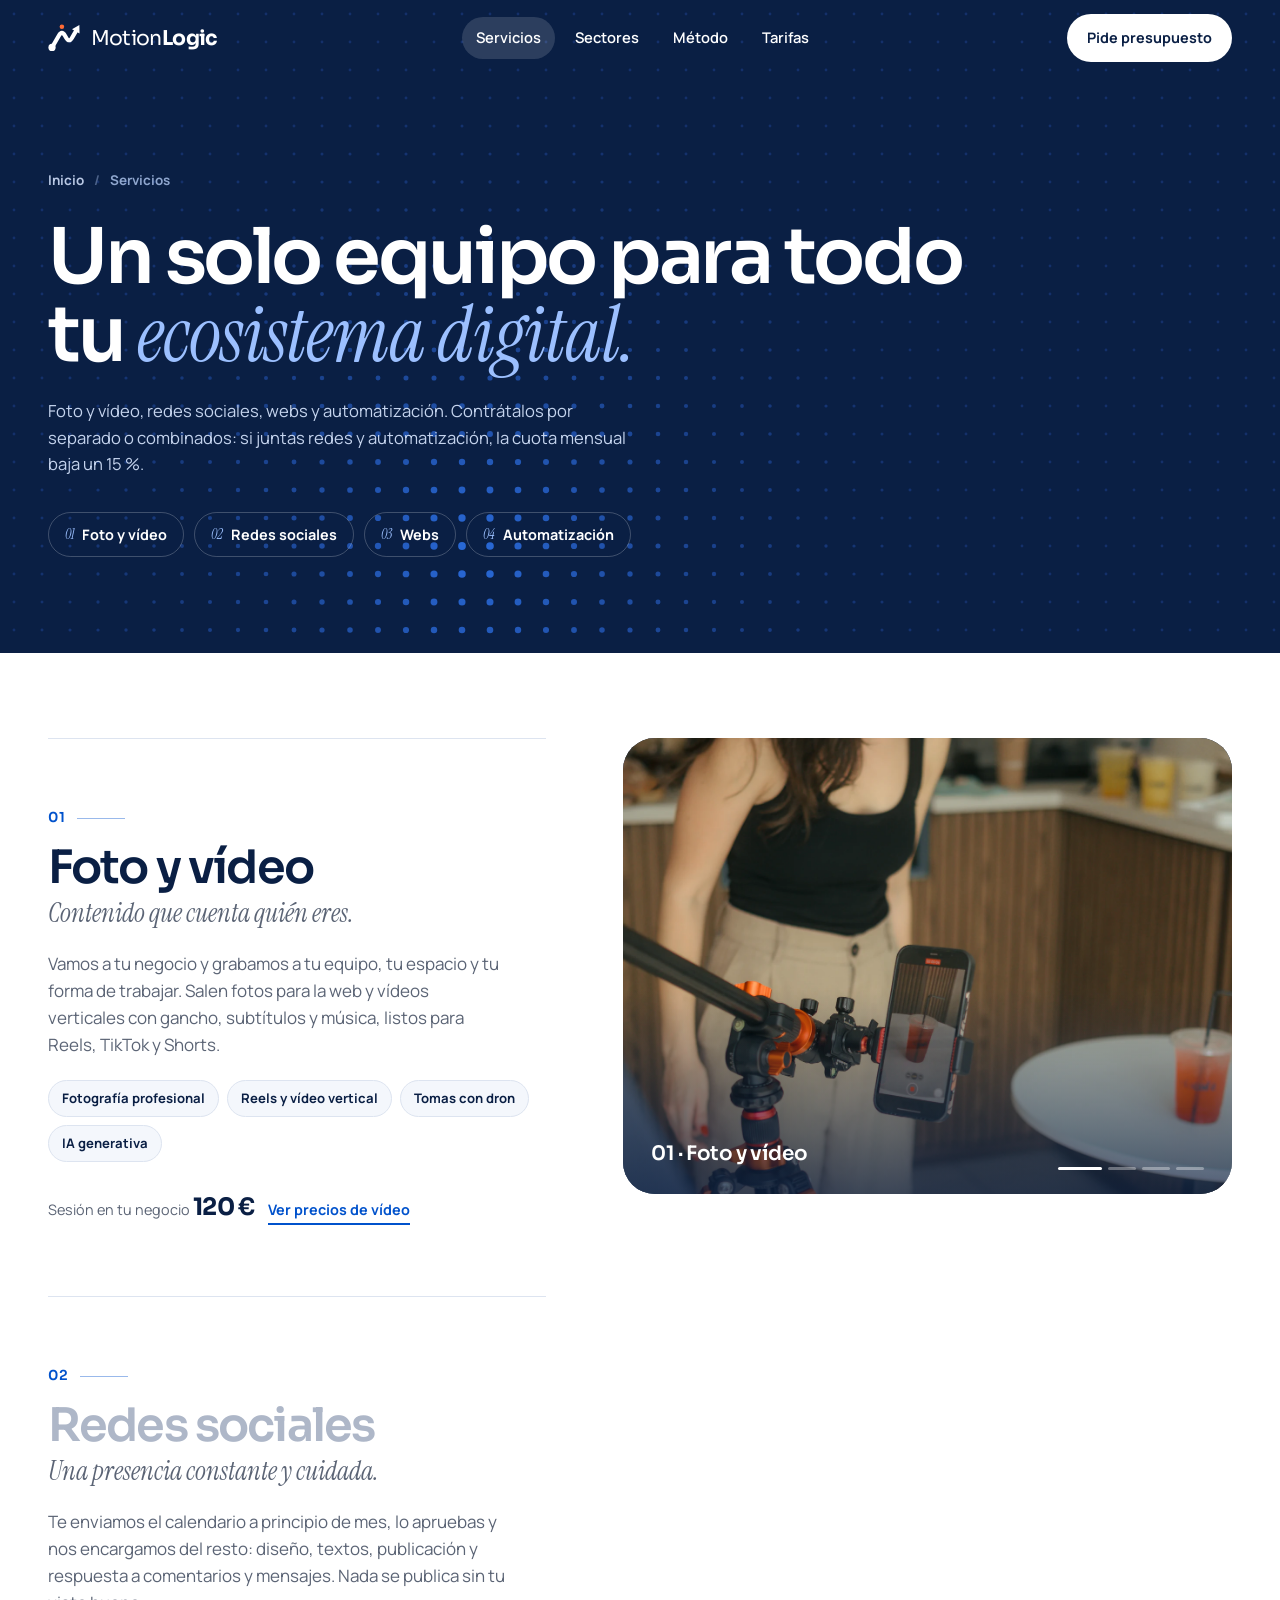
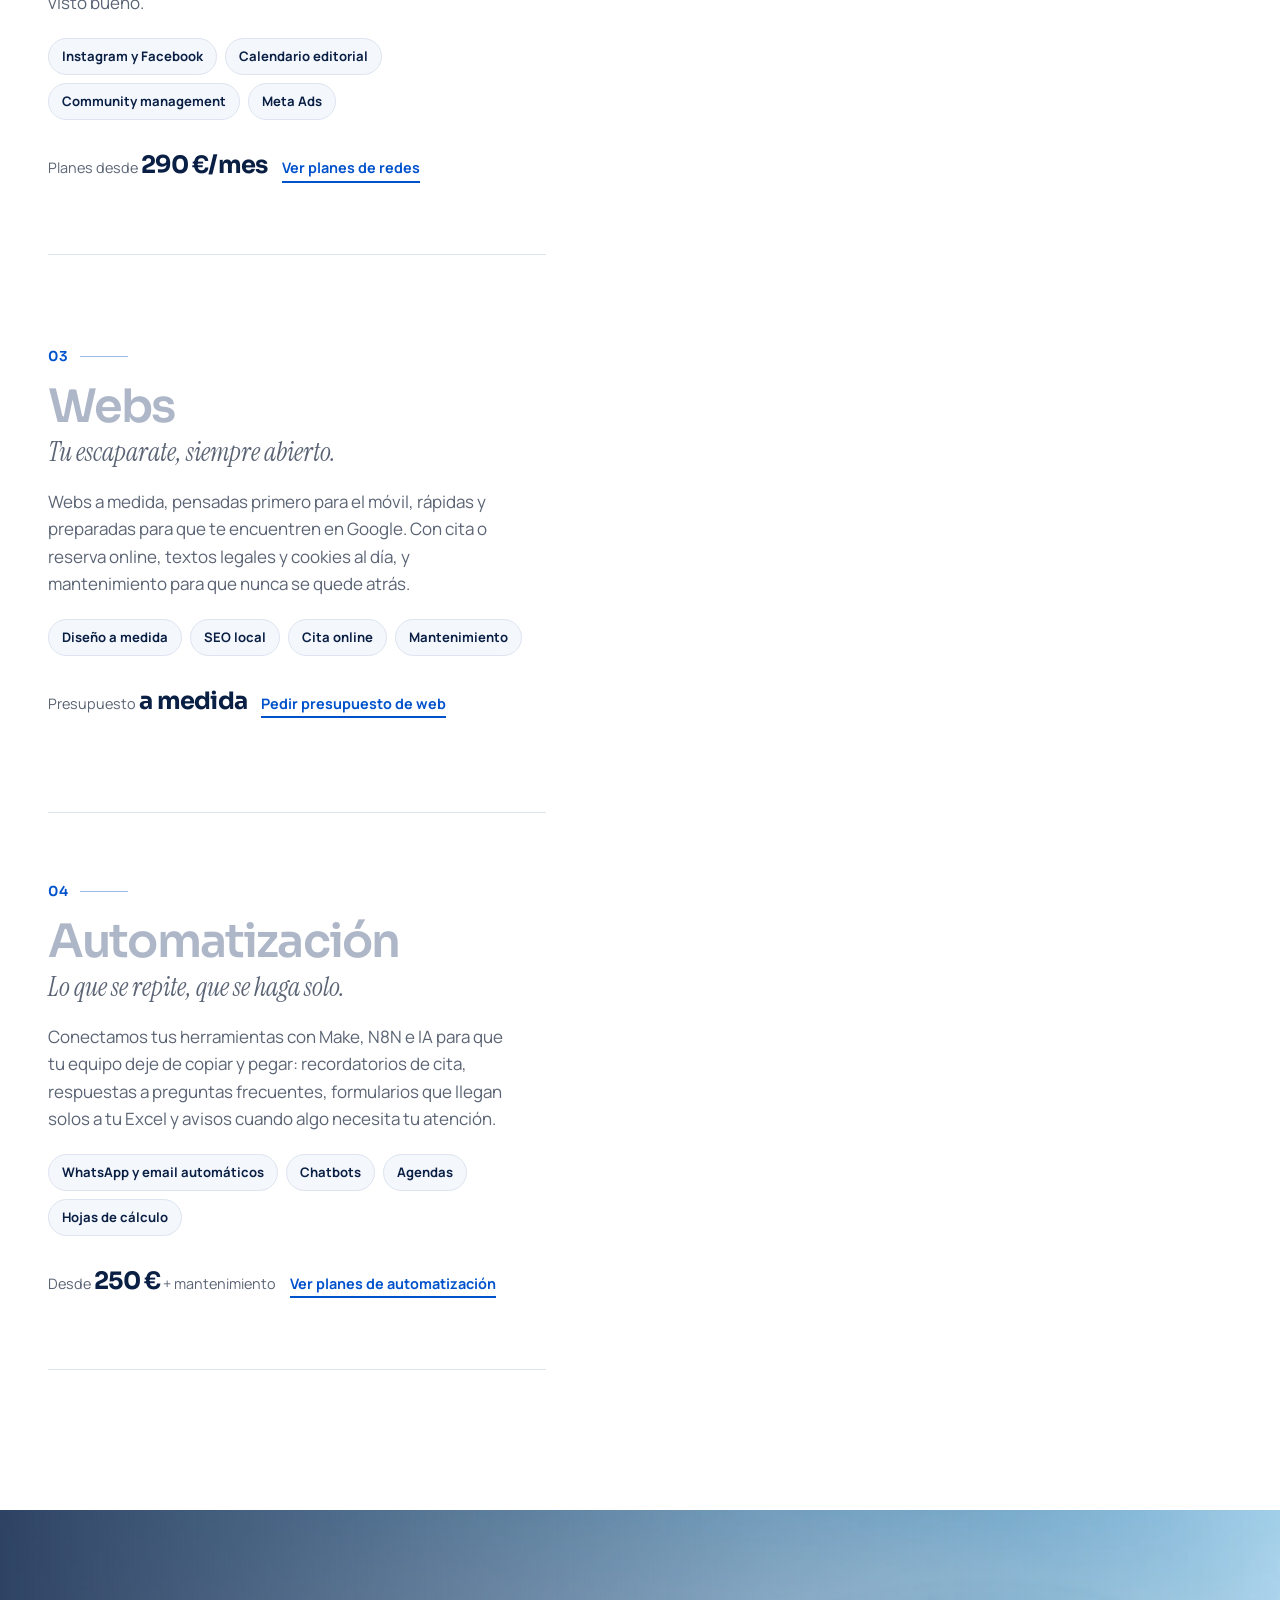
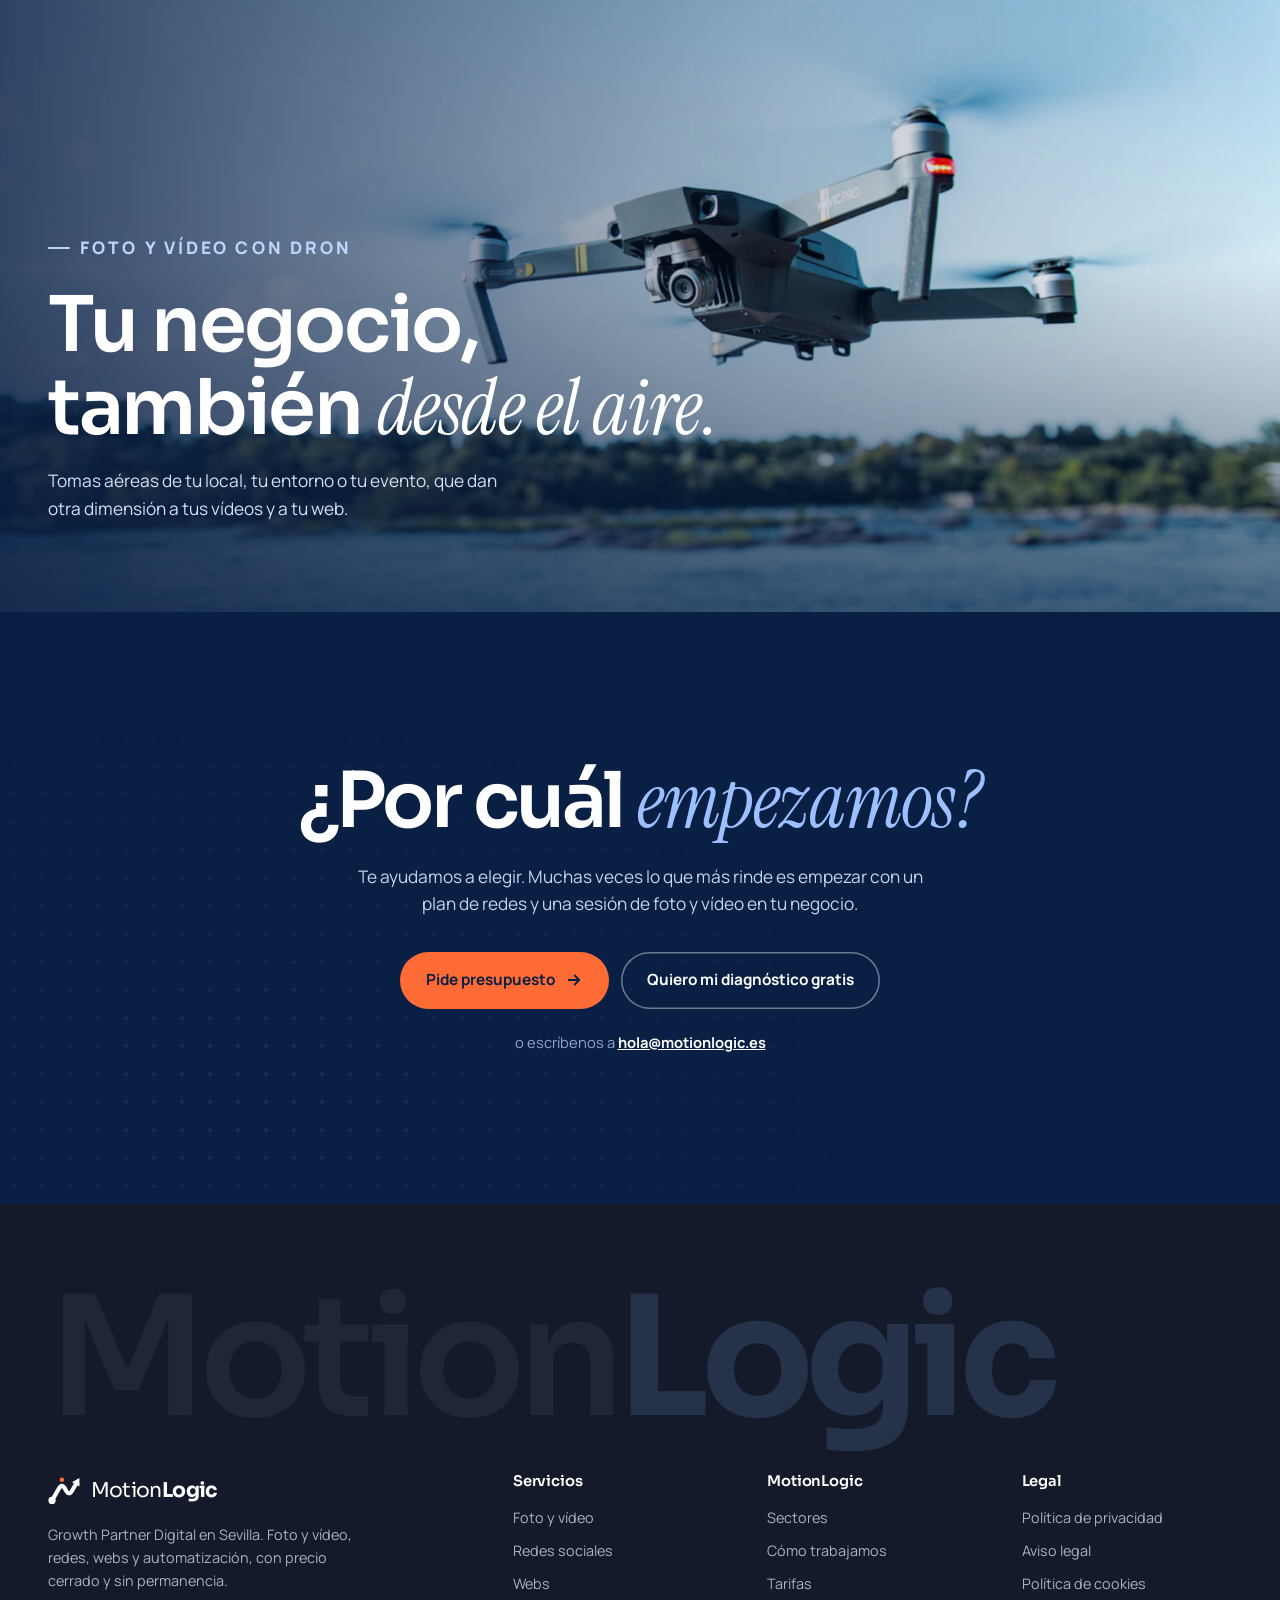
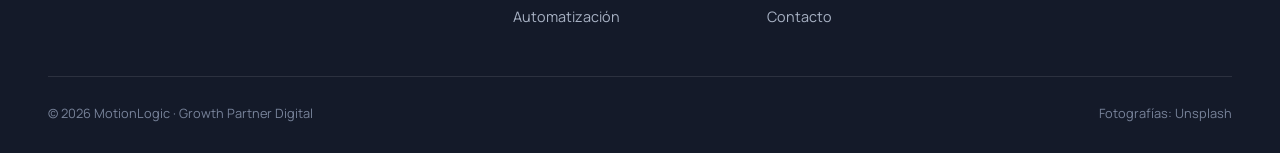
<file: servicios.html>
<!DOCTYPE html>
<html lang="es">
<head>
<meta charset="UTF-8">
<meta name="viewport" content="width=device-width, initial-scale=1.0">
<title>Servicios · Foto y vídeo, redes, webs y automatización · MotionLogic</title>
<meta name="description" content="Foto y vídeo para redes, gestión de Instagram y Facebook, webs a medida y automatización con Make, N8N e IA. Un solo equipo y precio cerrado.">
<meta name="theme-color" content="#0A1F44">
<link rel="canonical" href="https://motionlogic.es/servicios.html">
<meta property="og:type" content="website">
<meta property="og:url" content="https://motionlogic.es/servicios.html">
<meta property="og:title" content="Servicios · Foto y vídeo, redes, webs y automatización · MotionLogic">
<meta property="og:description" content="Foto y vídeo para redes, gestión de Instagram y Facebook, webs a medida y automatización con Make, N8N e IA. Un solo equipo y precio cerrado.">
<meta property="og:image" content="https://motionlogic.es/og.png">
<meta property="og:locale" content="es_ES">
<meta name="twitter:card" content="summary_large_image">
<link rel="icon" href="favicon.ico" sizes="48x48">
<link rel="icon" href="favicon-192.png" type="image/png" sizes="192x192">
<link rel="apple-touch-icon" href="apple-touch-icon.png">
<link rel="preconnect" href="https://fonts.googleapis.com">
<link rel="preconnect" href="https://fonts.gstatic.com" crossorigin>
<link href="https://fonts.googleapis.com/css2?family=Instrument+Serif:ital@0;1&amp;family=Manrope:wght@400;500;600;700;800&amp;family=Sora:wght@300;400;500;600;700&amp;display=swap" rel="stylesheet">
<link rel="stylesheet" href="assets/styles.css">
<script>!function(r){r.classList.add('js');var n='wait';try{var t=+sessionStorage.getItem('ml-nav');if(t&&Date.now()-t<6000)n='wait-now'}catch(e){}r.classList.add(n)}(document.documentElement)</script>
</head>
<body>
<div class="loader" aria-hidden="true">
  <div class="lg">
    <svg viewBox="5.4 15.62 85.6 76.38">
      <path class="ln" pathLength="1" d="M16,80 L34.21,48.47 Q42,34.97 49.79,48.47 L53.21,54.38 Q61,67.88 68.79,54.38 L79.5,35.83"/>
      <path class="tip" d="M88,21.11 L88.46,43.31 L68.54,31.81 Z"/>
      <circle class="base" cx="16" cy="80" r="9.5"/>
      <circle class="dot" cx="42" cy="25.72" r="6"/>
    </svg>
    <span>Motion<b>Logic</b></span>
  </div>
</div>
<a class="skip" href="#main">Saltar al contenido</a>
<div class="progress" id="progress" aria-hidden="true"></div>

<nav id="nav" aria-label="Principal">
  <div class="wrap nav-in">
    <a class="logo" href="index.html" aria-label="MotionLogic · inicio">
      <svg viewBox="5.4 15.62 85.6 76.38" aria-hidden="true" focusable="false">
        <path class="mk" d="M16,80 L34.21,48.47 Q42,34.97 49.79,48.47 L53.21,54.38 Q61,67.88 68.79,54.38 L79.5,35.83" stroke-width="11" stroke-linecap="round" stroke-linejoin="round"/>
        <path class="mf" d="M88,21.11 L88.46,43.31 L68.54,31.81 Z" style="stroke:none"/>
        <circle class="mf" cx="16" cy="80" r="9.5"/>
        <circle cx="42" cy="25.72" r="6" fill="#FF6B35"/>
      </svg>
      <span>Motion<b>Logic</b></span>
    </a>
    <ul class="links" id="links">
      <li><a href="servicios.html" class="on" aria-current="page">Servicios</a></li>
      <li><a href="sectores.html">Sectores</a></li>
      <li><a href="metodo.html">Método</a></li>
      <li><a href="tarifas.html">Tarifas</a></li>
    </ul>
    <a class="btn nav-cta" href="contacto.html">Pide presupuesto</a>
    <button class="burger" id="burger" aria-label="Abrir menú" aria-expanded="false" aria-controls="mmenu"><i></i></button>
  </div>
</nav>
<div class="mmenu" id="mmenu" aria-hidden="true">
  <ul>
    <li><a href="index.html">Inicio</a></li>
    <li><a href="servicios.html">Servicios</a></li>
    <li><a href="sectores.html">Sectores</a></li>
    <li><a href="metodo.html">Método</a></li>
    <li><a href="tarifas.html">Tarifas</a></li>
    <li><a href="contacto.html">Contacto</a></li>
  </ul>
  <p>Escríbenos a <a href="mailto:hola@motionlogic.es">hola@motionlogic.es</a><br>Respondemos en 24 h laborables.</p>
</div>

<header class="phero">
  <canvas id="field" aria-hidden="true"></canvas>
  <div class="wrap">
    <ol class="crumbs"><li><a href="index.html">Inicio</a></li><li aria-current="page">Servicios</li></ol>
    <h1>Un solo equipo para todo tu <em>ecosistema digital.</em></h1>
    <p class="lead">Foto y vídeo, redes sociales, webs y automatización. Contrátalos por separado o combinados: si juntas redes y automatización, la cuota mensual baja un 15 %.</p>
    <ul class="anchors"><li><a href="#foto-video"><span>01</span> Foto y vídeo</a></li><li><a href="#redes"><span>02</span> Redes sociales</a></li><li><a href="#webs"><span>03</span> Webs</a></li><li><a href="#automatizacion"><span>04</span> Automatización</a></li></ul>
  </div>
</header>

<main id="main">
<section class="svc" aria-label="Servicios">
  <div class="wrap">
    <div class="svc-grid">
      <div class="svc-list" id="svcList">
        <article class="svc-item on" id="foto-video" data-i="0" data-name="Foto y vídeo">
          <figure class="svc-thumb"><img src="img/servicio-foto-video.webp" width="1400" height="2100" loading="lazy" alt="Mujer grabando un vídeo con el móvil en un trípode dentro de una cafetería" style="object-position:50% 35%"></figure>
          <span class="svc-n">01</span>
          <h2 class="h3">Foto y vídeo</h2>
          <p class="svc-claim">Contenido que cuenta quién eres.</p>
          <p class="d">Vamos a tu negocio y grabamos a tu equipo, tu espacio y tu forma de trabajar. Salen fotos para la web y vídeos verticales con gancho, subtítulos y música, listos para Reels, TikTok y Shorts.</p>
          <ul class="tags"><li>Fotografía profesional</li><li>Reels y vídeo vertical</li><li>Tomas con dron</li><li>IA generativa</li></ul>
          <p class="svc-price"><span>Sesión en tu negocio <b>120 €</b></span><a class="link" href="tarifas.html#video">Ver precios de vídeo</a></p>
        </article>
        <article class="svc-item" id="redes" data-i="1" data-name="Redes sociales">
          <figure class="svc-thumb"><img src="img/servicio-redes.webp" width="1400" height="1050" loading="lazy" alt="Manos sujetando un iPhone con una publicación de MotionLogic en pantalla" style="object-position:50% 50%"></figure>
          <span class="svc-n">02</span>
          <h2 class="h3">Redes sociales</h2>
          <p class="svc-claim">Una presencia constante y cuidada.</p>
          <p class="d">Te enviamos el calendario a principio de mes, lo apruebas y nos encargamos del resto: diseño, textos, publicación y respuesta a comentarios y mensajes. Nada se publica sin tu visto bueno.</p>
          <ul class="tags"><li>Instagram y Facebook</li><li>Calendario editorial</li><li>Community management</li><li>Meta Ads</li></ul>
          <p class="svc-price"><span>Planes desde <b>290 €/mes</b></span><a class="link" href="tarifas.html#redes">Ver planes de redes</a></p>
        </article>
        <article class="svc-item" id="webs" data-i="2" data-name="Webs">
          <figure class="svc-thumb"><img src="img/servicio-web.webp" width="1400" height="1050" loading="lazy" alt="Portátil sobre una mesa mostrando una página web en español" style="object-position:50% 55%"></figure>
          <span class="svc-n">03</span>
          <h2 class="h3">Webs</h2>
          <p class="svc-claim">Tu escaparate, siempre abierto.</p>
          <p class="d">Webs a medida, pensadas primero para el móvil, rápidas y preparadas para que te encuentren en Google. Con cita o reserva online, textos legales y cookies al día, y mantenimiento para que nunca se quede atrás.</p>
          <ul class="tags"><li>Diseño a medida</li><li>SEO local</li><li>Cita online</li><li>Mantenimiento</li></ul>
          <p class="svc-price"><span>Presupuesto <b>a medida</b></span><a class="link" href="contacto.html?interes=web">Pedir presupuesto de web</a></p>
        </article>
        <article class="svc-item" id="automatizacion" data-i="3" data-name="Automatización">
          <figure class="svc-thumb"><img src="img/servicio-automatizacion.webp" width="1400" height="1050" loading="lazy" alt="Portátil mostrando un flujo automático de recordatorios de cita y sus gráficas" style="object-position:50% 50%"></figure>
          <span class="svc-n">04</span>
          <h2 class="h3">Automatización</h2>
          <p class="svc-claim">Lo que se repite, que se haga solo.</p>
          <p class="d">Conectamos tus herramientas con Make, N8N e IA para que tu equipo deje de copiar y pegar: recordatorios de cita, respuestas a preguntas frecuentes, formularios que llegan solos a tu Excel y avisos cuando algo necesita tu atención.</p>
          <ul class="tags"><li>WhatsApp y email automáticos</li><li>Chatbots</li><li>Agendas</li><li>Hojas de cálculo</li></ul>
          <p class="svc-price"><span>Desde <b>250 €</b> + mantenimiento</span><a class="link" href="tarifas.html#auto">Ver planes de automatización</a></p>
        </article>
      </div>
      <div class="svc-media" aria-hidden="true">
        <div class="svc-stick" id="svcStick">
          <img class="on" src="img/servicio-foto-video.webp" width="1400" height="2100" alt="" style="object-position:50% 35%">
          <img loading="lazy" src="img/servicio-redes.webp" width="1400" height="1050" alt="" style="object-position:50% 50%">
          <img loading="lazy" src="img/servicio-web.webp" width="1400" height="1050" alt="" style="object-position:50% 55%">
          <img loading="lazy" src="img/servicio-automatizacion.webp" width="1400" height="1050" alt="" style="object-position:50% 50%">
          <div class="svc-cap"><b id="svcCap">01 · Foto y vídeo</b><span class="svc-dots"><i class="on"></i><i></i><i></i><i></i></span></div>
        </div>
      </div>
    </div>
  </div>
</section>

<section class="drone" aria-labelledby="dr-t">
  <img id="droneImg" src="img/dron.webp" width="1600" height="1067" loading="lazy" alt="Dron volando sobre un río">
  <div class="wrap">
    <p class="eyebrow" style="color:#BFD3FF">Foto y vídeo con dron</p>
    <h2 id="dr-t" data-r>Tu negocio, también <em>desde el aire.</em></h2>
    <p data-r style="--d:.12s">Tomas aéreas de tu local, tu entorno o tu evento, que dan otra dimensión a tus vídeos y a tu web.</p>
  </div>
</section>

</main>

<section class="cta-band" aria-labelledby="cta-t">
  <div class="dots" aria-hidden="true"></div>
  <div class="wrap">
    <h2 id="cta-t" data-r>¿Por cuál <em>empezamos?</em></h2>
    <p data-r style="--d:.08s">Te ayudamos a elegir. Muchas veces lo que más rinde es empezar con un plan de redes y una sesión de foto y vídeo en tu negocio.</p>
    <div class="ctas" data-r style="--d:.16s">
      <a class="btn btn-p" href="contacto.html">Pide presupuesto <svg viewBox="0 0 24 24" fill="none" stroke="currentColor" stroke-width="2.4" stroke-linecap="round" stroke-linejoin="round" aria-hidden="true"><path d="M5 12h14M13 6l6 6-6 6"/></svg></a>
      <a class="btn btn-ghost" href="contacto.html?interes=diagnostico">Quiero mi diagnóstico gratis</a>
    </div>
    <p class="mail">o escríbenos a <a href="mailto:hola@motionlogic.es">hola@motionlogic.es</a></p>
  </div>
</section>

<footer>
  <div class="wrap">
    <p class="f-big" aria-hidden="true">Motion<b>Logic</b></p>
    <div class="f-top">
      <div>
        <a class="logo" href="index.html" aria-label="MotionLogic · inicio">
          <svg viewBox="5.4 15.62 85.6 76.38" aria-hidden="true" focusable="false">
            <path d="M16,80 L34.21,48.47 Q42,34.97 49.79,48.47 L53.21,54.38 Q61,67.88 68.79,54.38 L79.5,35.83" fill="none" stroke="#fff" stroke-width="11" stroke-linecap="round" stroke-linejoin="round"/>
            <path d="M88,21.11 L88.46,43.31 L68.54,31.81 Z" fill="#fff"/>
            <circle cx="16" cy="80" r="9.5" fill="#fff"/>
            <circle cx="42" cy="25.72" r="6" fill="#FF6B35"/>
          </svg>
          <span>Motion<b>Logic</b></span>
        </a>
        <p class="fb-txt">Growth Partner Digital en Sevilla. Foto y vídeo, redes, webs y automatización, con precio cerrado y sin permanencia.</p>
      </div>
      <div><h4>Servicios</h4><ul>
        <li><a href="servicios.html#foto-video">Foto y vídeo</a></li>
        <li><a href="servicios.html#redes">Redes sociales</a></li>
        <li><a href="servicios.html#webs">Webs</a></li>
        <li><a href="servicios.html#automatizacion">Automatización</a></li>
      </ul></div>
      <div><h4>MotionLogic</h4><ul>
        <li><a href="sectores.html">Sectores</a></li>
        <li><a href="metodo.html">Cómo trabajamos</a></li>
        <li><a href="tarifas.html">Tarifas</a></li>
        <li><a href="contacto.html">Contacto</a></li>
      </ul></div>
      <div><h4>Legal</h4><ul>
        <li><a href="privacidad.html">Política de privacidad</a></li>
        <li><a href="aviso-legal.html">Aviso legal</a></li>
        <li><a href="cookies.html">Política de cookies</a></li>
      </ul></div>
    </div>
    <div class="f-bot">
      <span>© <span id="yr">2026</span> MotionLogic · Growth Partner Digital</span>
      <span>Fotografías: Unsplash</span>
    </div>
  </div>
</footer>
<div class="fab" id="fab"><a class="btn btn-p" href="contacto.html?interes=diagnostico">Pide tu diagnóstico gratis</a></div>
<script src="assets/main.js" defer></script>
</body>
</html>
</file>
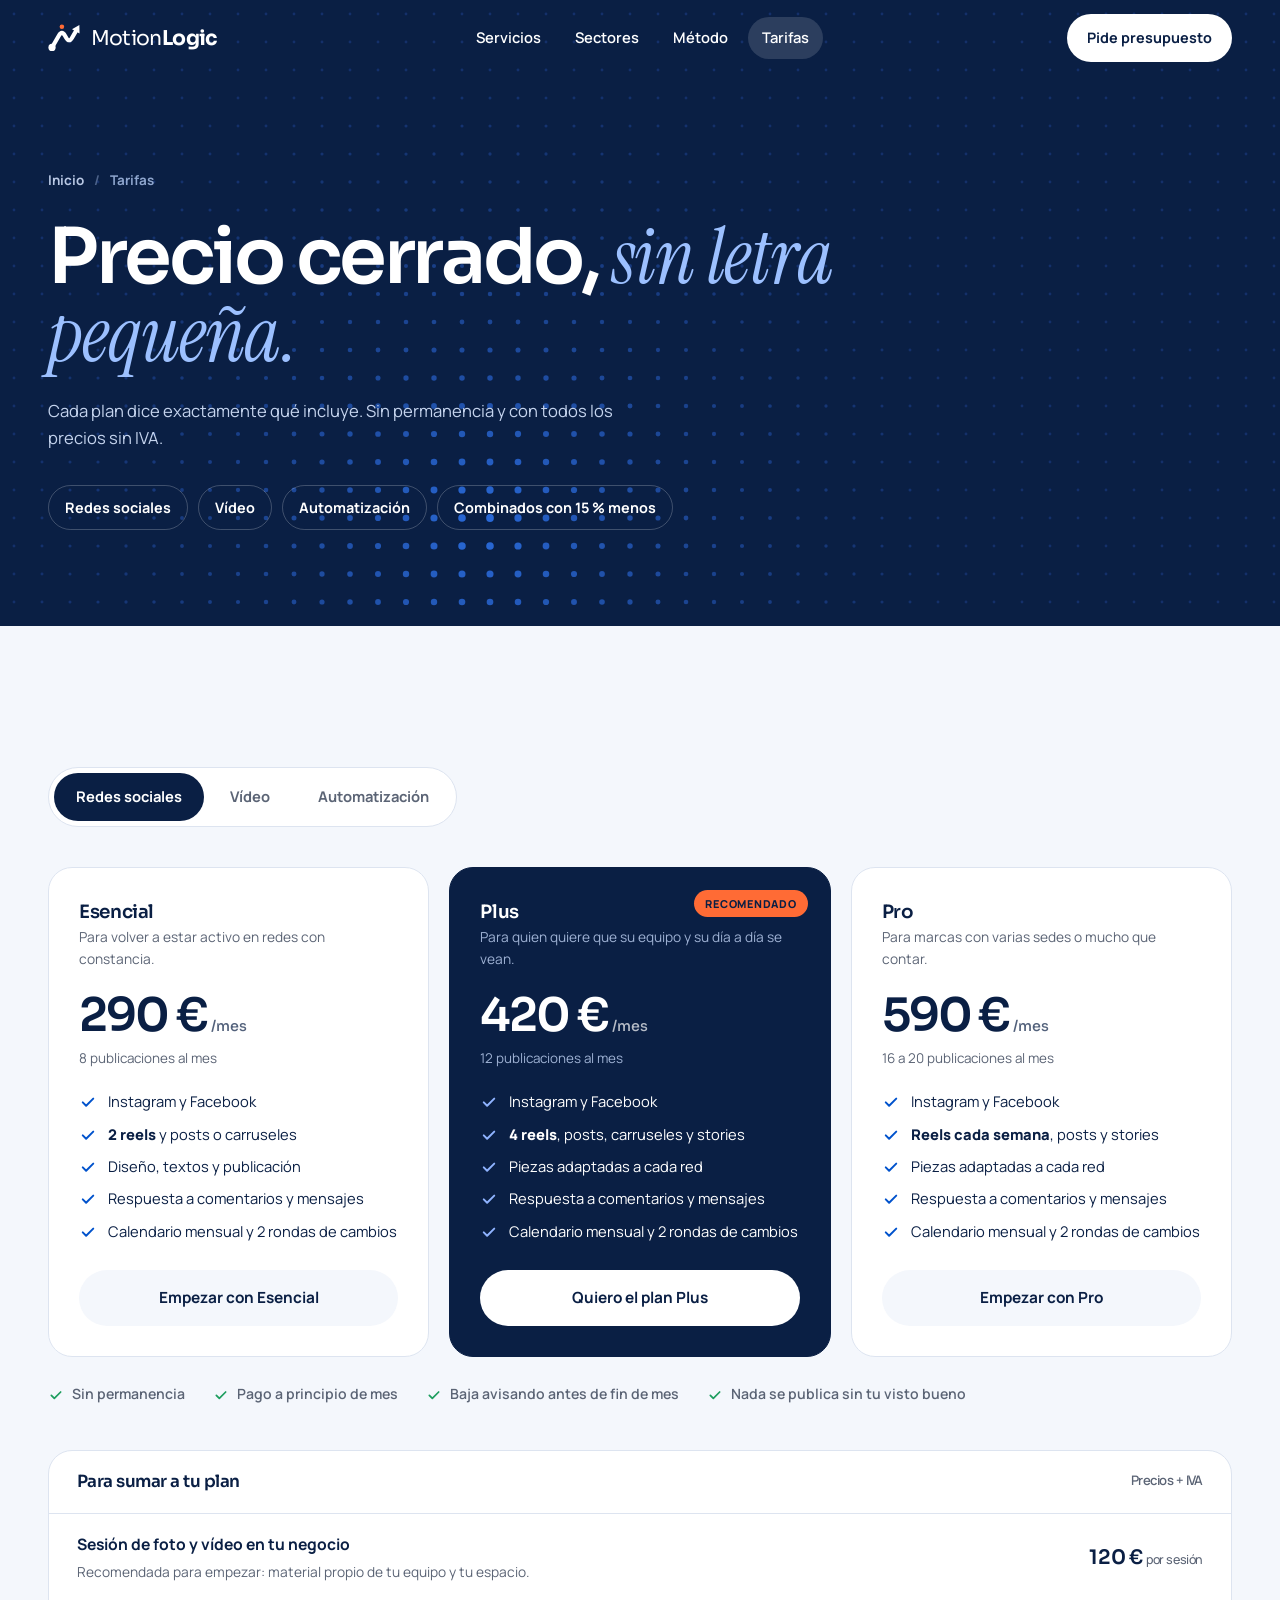
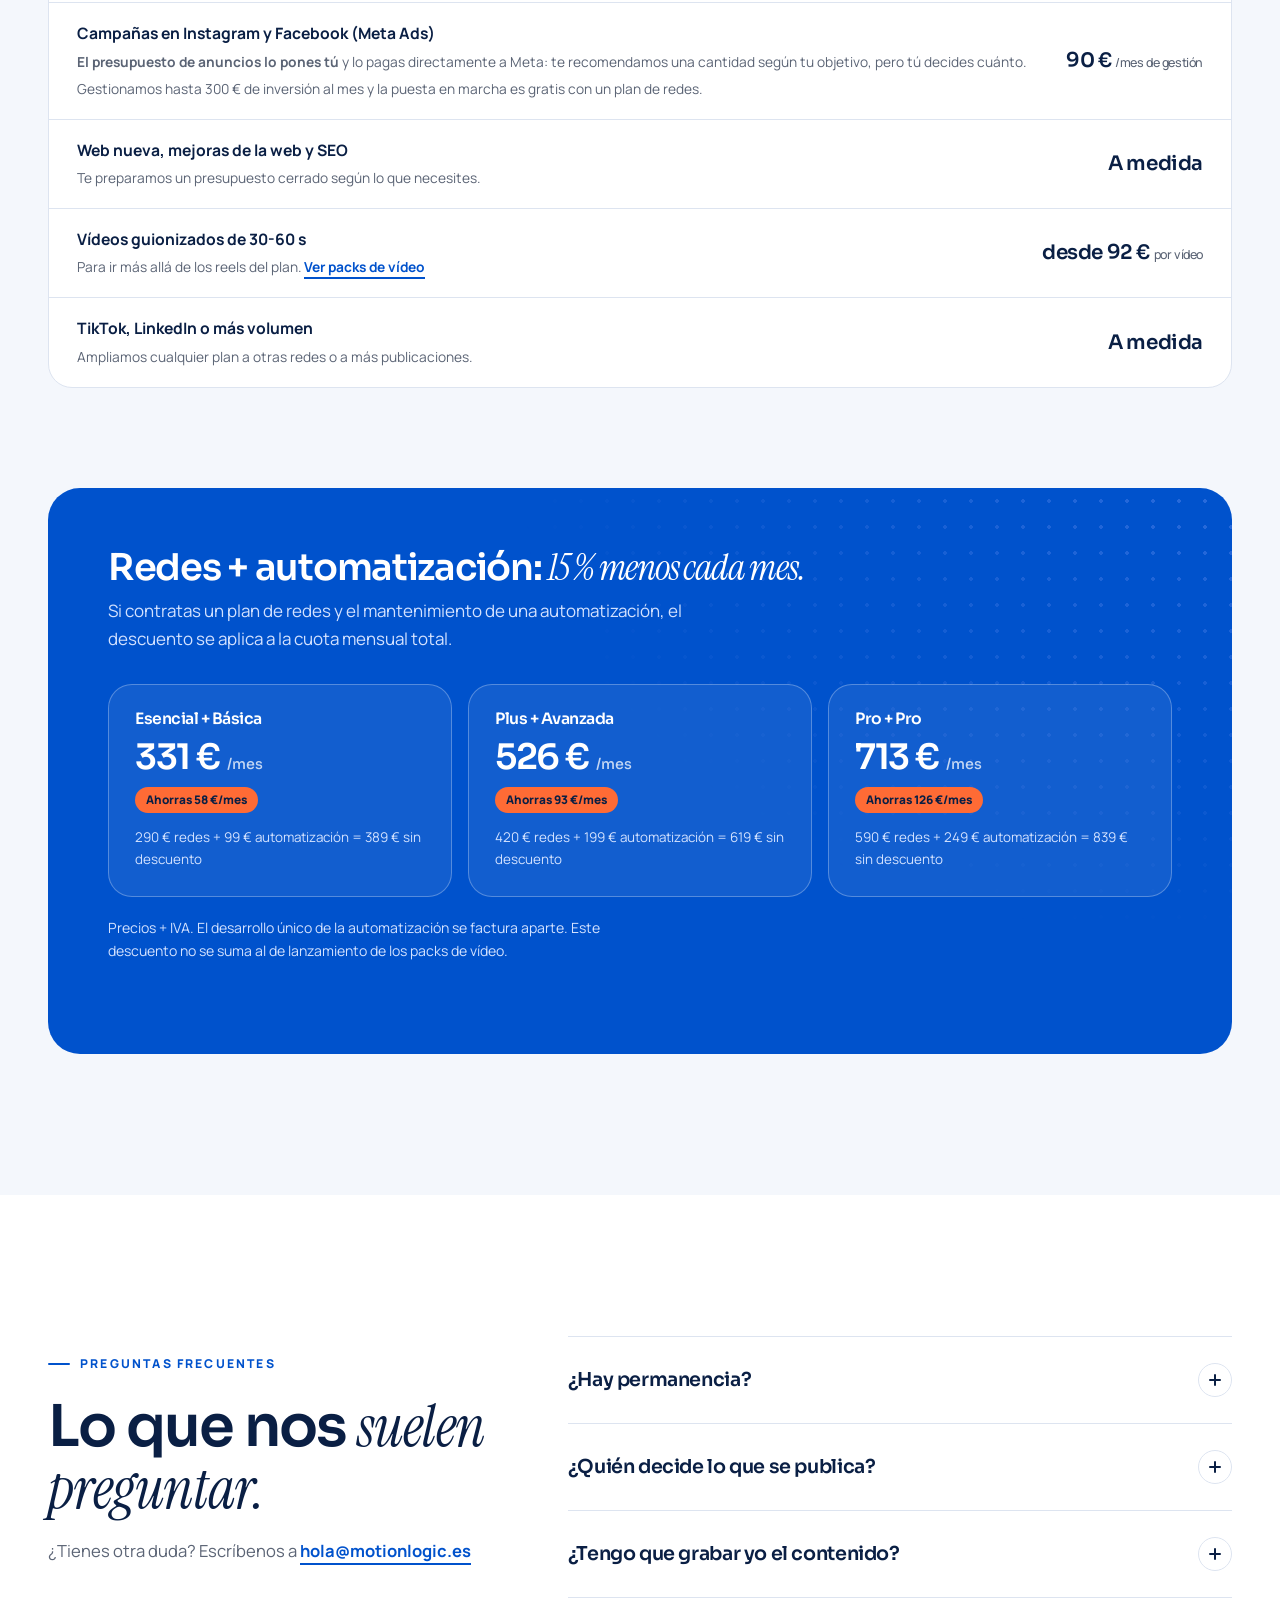
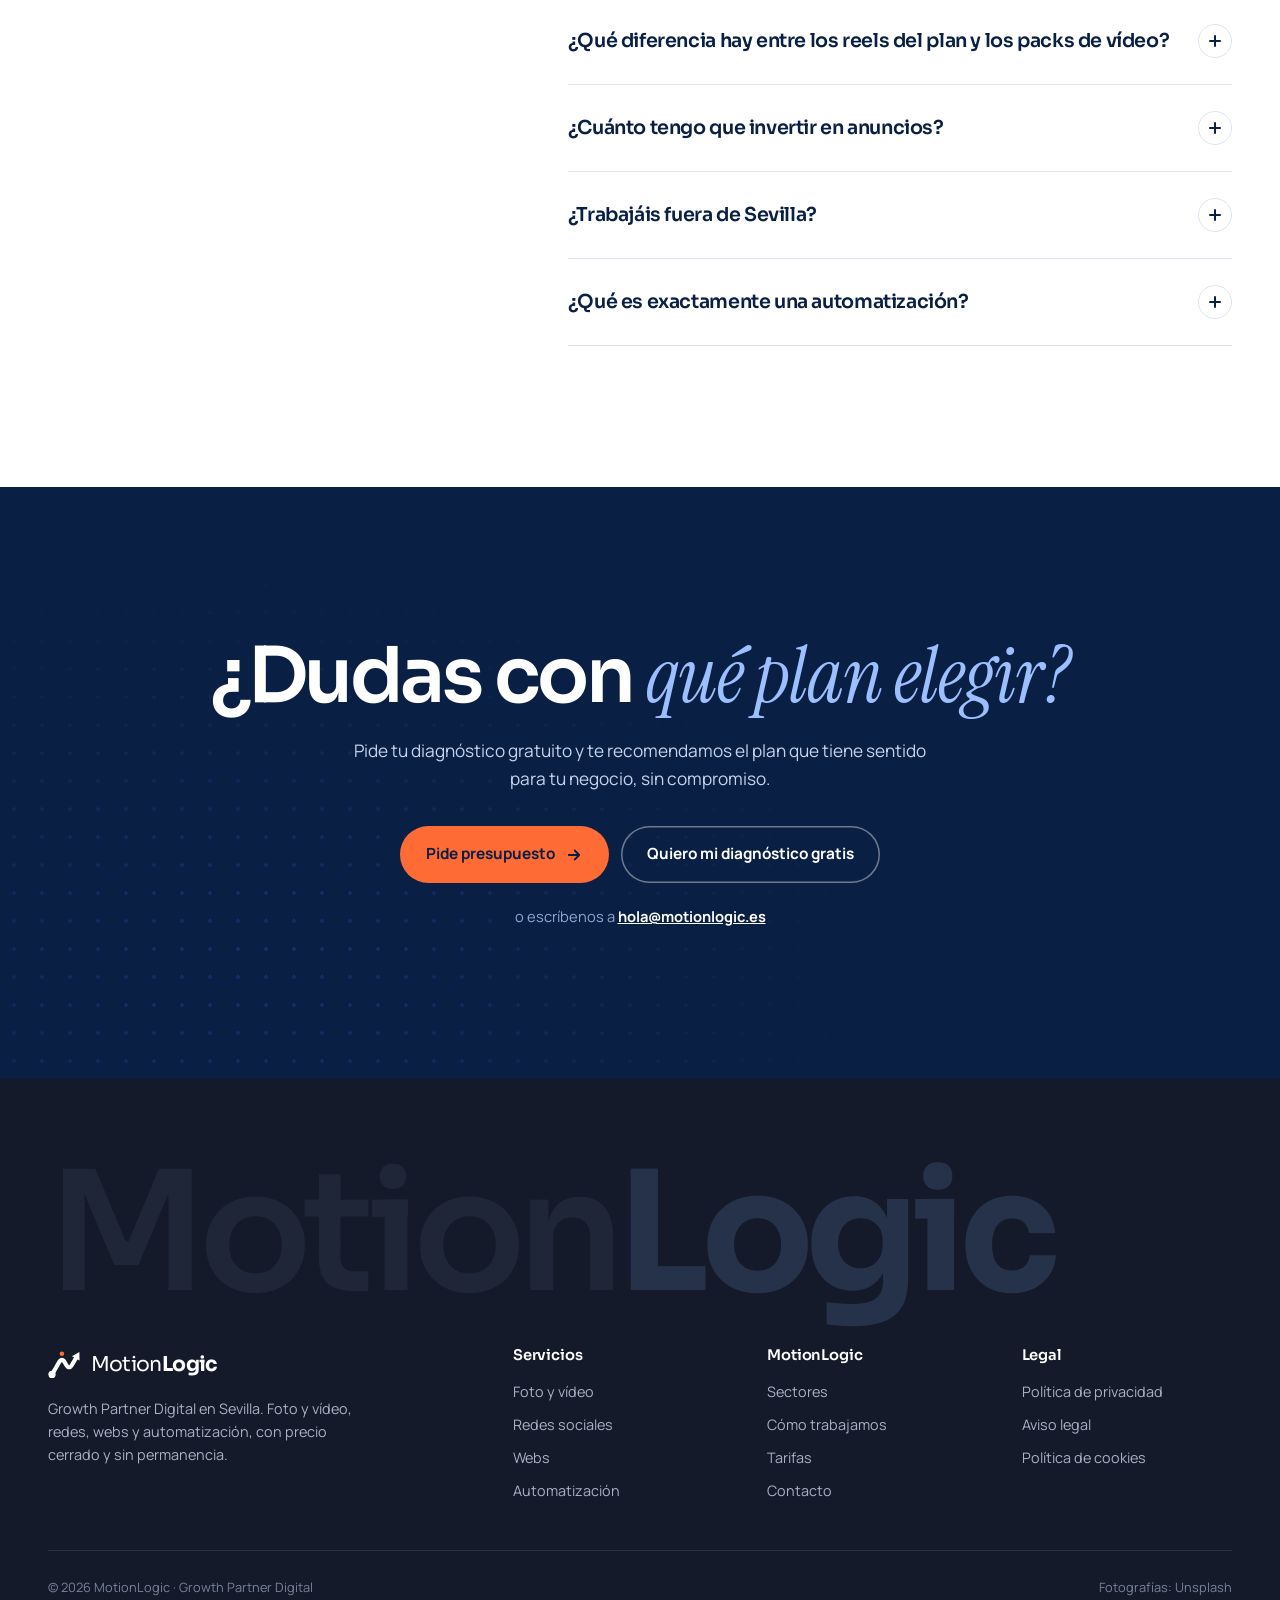
<file: tarifas.html>
<!DOCTYPE html>
<html lang="es">
<head>
<meta charset="UTF-8">
<meta name="viewport" content="width=device-width, initial-scale=1.0">
<title>Tarifas · Redes desde 290 €/mes · MotionLogic</title>
<meta name="description" content="Planes de redes sociales desde 290 €/mes, sesión de foto y vídeo por 120 €, Meta Ads, packs de vídeo y automatización. Precio cerrado y sin permanencia.">
<meta name="theme-color" content="#0A1F44">
<link rel="canonical" href="https://motionlogic.es/tarifas.html">
<meta property="og:type" content="website">
<meta property="og:url" content="https://motionlogic.es/tarifas.html">
<meta property="og:title" content="Tarifas · Redes desde 290 €/mes · MotionLogic">
<meta property="og:description" content="Planes de redes sociales desde 290 €/mes, sesión de foto y vídeo por 120 €, Meta Ads, packs de vídeo y automatización. Precio cerrado y sin permanencia.">
<meta property="og:image" content="https://motionlogic.es/og.png">
<meta property="og:locale" content="es_ES">
<meta name="twitter:card" content="summary_large_image">
<link rel="icon" href="favicon.ico" sizes="48x48">
<link rel="icon" href="favicon-192.png" type="image/png" sizes="192x192">
<link rel="apple-touch-icon" href="apple-touch-icon.png">
<link rel="preconnect" href="https://fonts.googleapis.com">
<link rel="preconnect" href="https://fonts.gstatic.com" crossorigin>
<link href="https://fonts.googleapis.com/css2?family=Instrument+Serif:ital@0;1&amp;family=Manrope:wght@400;500;600;700;800&amp;family=Sora:wght@300;400;500;600;700&amp;display=swap" rel="stylesheet">
<link rel="stylesheet" href="assets/styles.css">
<script>!function(r){r.classList.add('js');var n='wait';try{var t=+sessionStorage.getItem('ml-nav');if(t&&Date.now()-t<6000)n='wait-now'}catch(e){}r.classList.add(n)}(document.documentElement)</script>
</head>
<body>
<div class="loader" aria-hidden="true">
  <div class="lg">
    <svg viewBox="5.4 15.62 85.6 76.38">
      <path class="ln" pathLength="1" d="M16,80 L34.21,48.47 Q42,34.97 49.79,48.47 L53.21,54.38 Q61,67.88 68.79,54.38 L79.5,35.83"/>
      <path class="tip" d="M88,21.11 L88.46,43.31 L68.54,31.81 Z"/>
      <circle class="base" cx="16" cy="80" r="9.5"/>
      <circle class="dot" cx="42" cy="25.72" r="6"/>
    </svg>
    <span>Motion<b>Logic</b></span>
  </div>
</div>
<a class="skip" href="#main">Saltar al contenido</a>
<div class="progress" id="progress" aria-hidden="true"></div>

<nav id="nav" aria-label="Principal">
  <div class="wrap nav-in">
    <a class="logo" href="index.html" aria-label="MotionLogic · inicio">
      <svg viewBox="5.4 15.62 85.6 76.38" aria-hidden="true" focusable="false">
        <path class="mk" d="M16,80 L34.21,48.47 Q42,34.97 49.79,48.47 L53.21,54.38 Q61,67.88 68.79,54.38 L79.5,35.83" stroke-width="11" stroke-linecap="round" stroke-linejoin="round"/>
        <path class="mf" d="M88,21.11 L88.46,43.31 L68.54,31.81 Z" style="stroke:none"/>
        <circle class="mf" cx="16" cy="80" r="9.5"/>
        <circle cx="42" cy="25.72" r="6" fill="#FF6B35"/>
      </svg>
      <span>Motion<b>Logic</b></span>
    </a>
    <ul class="links" id="links">
      <li><a href="servicios.html">Servicios</a></li>
      <li><a href="sectores.html">Sectores</a></li>
      <li><a href="metodo.html">Método</a></li>
      <li><a href="tarifas.html" class="on" aria-current="page">Tarifas</a></li>
    </ul>
    <a class="btn nav-cta" href="contacto.html">Pide presupuesto</a>
    <button class="burger" id="burger" aria-label="Abrir menú" aria-expanded="false" aria-controls="mmenu"><i></i></button>
  </div>
</nav>
<div class="mmenu" id="mmenu" aria-hidden="true">
  <ul>
    <li><a href="index.html">Inicio</a></li>
    <li><a href="servicios.html">Servicios</a></li>
    <li><a href="sectores.html">Sectores</a></li>
    <li><a href="metodo.html">Método</a></li>
    <li><a href="tarifas.html">Tarifas</a></li>
    <li><a href="contacto.html">Contacto</a></li>
  </ul>
  <p>Escríbenos a <a href="mailto:hola@motionlogic.es">hola@motionlogic.es</a><br>Respondemos en 24 h laborables.</p>
</div>

<header class="phero">
  <canvas id="field" aria-hidden="true"></canvas>
  <div class="wrap">
    <ol class="crumbs"><li><a href="index.html">Inicio</a></li><li aria-current="page">Tarifas</li></ol>
    <h1>Precio cerrado, <em>sin letra pequeña.</em></h1>
    <p class="lead">Cada plan dice exactamente qué incluye. Sin permanencia y con todos los precios sin IVA.</p>
    <ul class="anchors"><li><a href="#redes" data-tab="redes">Redes sociales</a></li><li><a href="#video" data-tab="video">Vídeo</a></li><li><a href="#auto" data-tab="auto">Automatización</a></li><li><a href="#combos">Combinados con 15 % menos</a></li></ul>
  </div>
</header>

<main id="main">
<section class="pricing" id="planes" aria-label="Tarifas">
  <div class="wrap">
    <div class="tabs" role="tablist" aria-label="Tipo de servicio" id="tabs">
      <span class="tab-pill" id="pill" aria-hidden="true"></span>
      <button class="tab" role="tab" id="t-redes" aria-selected="true" aria-controls="p-redes">Redes sociales</button>
      <button class="tab" role="tab" id="t-video" aria-selected="false" aria-controls="p-video" tabindex="-1">Vídeo</button>
      <button class="tab" role="tab" id="t-auto" aria-selected="false" aria-controls="p-auto" tabindex="-1">Automatización</button>
    </div>

    <div class="panel show" id="p-redes" role="tabpanel" aria-labelledby="t-redes" tabindex="0">
      <div class="plans">
        <div class="plan">
          <h3>Esencial</h3><p class="for">Para volver a estar activo en redes con constancia.</p>
          <div class="price">290 €<small>/mes</small></div><div class="unit">8 publicaciones al mes</div>
          <ul>
            <li><svg viewBox="0 0 24 24" fill="none" stroke="currentColor" stroke-width="2.6" stroke-linecap="round" stroke-linejoin="round" aria-hidden="true"><path d="M5 12.5l4.5 4.5L19 7.5"/></svg>Instagram y Facebook</li>
            <li><svg viewBox="0 0 24 24" fill="none" stroke="currentColor" stroke-width="2.6" stroke-linecap="round" stroke-linejoin="round" aria-hidden="true"><path d="M5 12.5l4.5 4.5L19 7.5"/></svg><span><b>2 reels</b> y posts o carruseles</span></li>
            <li><svg viewBox="0 0 24 24" fill="none" stroke="currentColor" stroke-width="2.6" stroke-linecap="round" stroke-linejoin="round" aria-hidden="true"><path d="M5 12.5l4.5 4.5L19 7.5"/></svg>Diseño, textos y publicación</li>
            <li><svg viewBox="0 0 24 24" fill="none" stroke="currentColor" stroke-width="2.6" stroke-linecap="round" stroke-linejoin="round" aria-hidden="true"><path d="M5 12.5l4.5 4.5L19 7.5"/></svg>Respuesta a comentarios y mensajes</li>
            <li><svg viewBox="0 0 24 24" fill="none" stroke="currentColor" stroke-width="2.6" stroke-linecap="round" stroke-linejoin="round" aria-hidden="true"><path d="M5 12.5l4.5 4.5L19 7.5"/></svg>Calendario mensual y 2 rondas de cambios</li>
          </ul>
          <a class="btn" href="contacto.html?interes=redes&amp;plan=Redes%20%C2%B7%20Esencial">Empezar con Esencial</a>
        </div>
        <div class="plan hot">
          <span class="tag">Recomendado</span>
          <h3>Plus</h3><p class="for">Para quien quiere que su equipo y su día a día se vean.</p>
          <div class="price">420 €<small>/mes</small></div><div class="unit">12 publicaciones al mes</div>
          <ul>
            <li><svg viewBox="0 0 24 24" fill="none" stroke="currentColor" stroke-width="2.6" stroke-linecap="round" stroke-linejoin="round" aria-hidden="true"><path d="M5 12.5l4.5 4.5L19 7.5"/></svg>Instagram y Facebook</li>
            <li><svg viewBox="0 0 24 24" fill="none" stroke="currentColor" stroke-width="2.6" stroke-linecap="round" stroke-linejoin="round" aria-hidden="true"><path d="M5 12.5l4.5 4.5L19 7.5"/></svg><span><b>4 reels</b>, posts, carruseles y stories</span></li>
            <li><svg viewBox="0 0 24 24" fill="none" stroke="currentColor" stroke-width="2.6" stroke-linecap="round" stroke-linejoin="round" aria-hidden="true"><path d="M5 12.5l4.5 4.5L19 7.5"/></svg>Piezas adaptadas a cada red</li>
            <li><svg viewBox="0 0 24 24" fill="none" stroke="currentColor" stroke-width="2.6" stroke-linecap="round" stroke-linejoin="round" aria-hidden="true"><path d="M5 12.5l4.5 4.5L19 7.5"/></svg>Respuesta a comentarios y mensajes</li>
            <li><svg viewBox="0 0 24 24" fill="none" stroke="currentColor" stroke-width="2.6" stroke-linecap="round" stroke-linejoin="round" aria-hidden="true"><path d="M5 12.5l4.5 4.5L19 7.5"/></svg>Calendario mensual y 2 rondas de cambios</li>
          </ul>
          <a class="btn" href="contacto.html?interes=redes&amp;plan=Redes%20%C2%B7%20Plus">Quiero el plan Plus</a>
        </div>
        <div class="plan">
          <h3>Pro</h3><p class="for">Para marcas con varias sedes o mucho que contar.</p>
          <div class="price">590 €<small>/mes</small></div><div class="unit">16 a 20 publicaciones al mes</div>
          <ul>
            <li><svg viewBox="0 0 24 24" fill="none" stroke="currentColor" stroke-width="2.6" stroke-linecap="round" stroke-linejoin="round" aria-hidden="true"><path d="M5 12.5l4.5 4.5L19 7.5"/></svg>Instagram y Facebook</li>
            <li><svg viewBox="0 0 24 24" fill="none" stroke="currentColor" stroke-width="2.6" stroke-linecap="round" stroke-linejoin="round" aria-hidden="true"><path d="M5 12.5l4.5 4.5L19 7.5"/></svg><span><b>Reels cada semana</b>, posts y stories</span></li>
            <li><svg viewBox="0 0 24 24" fill="none" stroke="currentColor" stroke-width="2.6" stroke-linecap="round" stroke-linejoin="round" aria-hidden="true"><path d="M5 12.5l4.5 4.5L19 7.5"/></svg>Piezas adaptadas a cada red</li>
            <li><svg viewBox="0 0 24 24" fill="none" stroke="currentColor" stroke-width="2.6" stroke-linecap="round" stroke-linejoin="round" aria-hidden="true"><path d="M5 12.5l4.5 4.5L19 7.5"/></svg>Respuesta a comentarios y mensajes</li>
            <li><svg viewBox="0 0 24 24" fill="none" stroke="currentColor" stroke-width="2.6" stroke-linecap="round" stroke-linejoin="round" aria-hidden="true"><path d="M5 12.5l4.5 4.5L19 7.5"/></svg>Calendario mensual y 2 rondas de cambios</li>
          </ul>
          <a class="btn" href="contacto.html?interes=redes&amp;plan=Redes%20%C2%B7%20Pro">Empezar con Pro</a>
        </div>
      </div>
      <div class="terms"><span><svg viewBox="0 0 24 24" fill="none" stroke="currentColor" stroke-width="2.6" stroke-linecap="round" stroke-linejoin="round" aria-hidden="true"><path d="M5 12.5l4.5 4.5L19 7.5"/></svg>Sin permanencia</span><span><svg viewBox="0 0 24 24" fill="none" stroke="currentColor" stroke-width="2.6" stroke-linecap="round" stroke-linejoin="round" aria-hidden="true"><path d="M5 12.5l4.5 4.5L19 7.5"/></svg>Pago a principio de mes</span><span><svg viewBox="0 0 24 24" fill="none" stroke="currentColor" stroke-width="2.6" stroke-linecap="round" stroke-linejoin="round" aria-hidden="true"><path d="M5 12.5l4.5 4.5L19 7.5"/></svg>Baja avisando antes de fin de mes</span><span><svg viewBox="0 0 24 24" fill="none" stroke="currentColor" stroke-width="2.6" stroke-linecap="round" stroke-linejoin="round" aria-hidden="true"><path d="M5 12.5l4.5 4.5L19 7.5"/></svg>Nada se publica sin tu visto bueno</span></div>

      <div class="extras">
        <h4>Para sumar a tu plan <span>Precios + IVA</span></h4>
        <div class="x-row"><div><b>Sesión de foto y vídeo en tu negocio</b><span>Recomendada para empezar: material propio de tu equipo y tu espacio.</span></div><strong>120 € <small>por sesión</small></strong></div>
        <div class="x-row"><div><b>Campañas en Instagram y Facebook (Meta Ads)</b><span><b style="display:inline;font-size:inherit">El presupuesto de anuncios lo pones tú</b> y lo pagas directamente a Meta: te recomendamos una cantidad según tu objetivo, pero tú decides cuánto. Gestionamos hasta 300 € de inversión al mes y la puesta en marcha es gratis con un plan de redes.</span></div><strong>90 € <small>/mes de gestión</small></strong></div>
        <div class="x-row"><div><b>Web nueva, mejoras de la web y SEO</b><span>Te preparamos un presupuesto cerrado según lo que necesites.</span></div><strong>A medida</strong></div>
        <div class="x-row"><div><b>Vídeos guionizados de 30-60 s</b><span>Para ir más allá de los reels del plan. <a class="link" href="#video" data-tab="video">Ver packs de vídeo</a></span></div><strong>desde 92 € <small>por vídeo</small></strong></div>
        <div class="x-row"><div><b>TikTok, LinkedIn o más volumen</b><span>Ampliamos cualquier plan a otras redes o a más publicaciones.</span></div><strong>A medida</strong></div>
      </div>
    </div>

    <div class="panel" id="p-video" role="tabpanel" aria-labelledby="t-video" tabindex="0" hidden>
      <div class="vs">
        <div>
          <b>Reels de tu plan de redes</b>
          <span>Piezas cortas de 15-30 s, grabadas en tu sesión de foto y vídeo, con subtítulos y música. Las publicamos y gestionamos nosotros. Para tener más, sube de plan.</span>
          <a class="link" href="#redes" data-tab="redes">Ver planes de redes</a>
        </div>
        <div class="on">
          <b>Packs de vídeo guionizado</b>
          <span>Vídeos de 30-60 s con guion, gancho, varios planos, rótulos y sonido, con rodaje propio o creados con IA. Para marcas que quieren el vídeo como protagonista.</span>
        </div>
      </div>
      <p class="promo"><i>Lanzamiento</i><span><strong>20 % de descuento los 3 primeros meses</strong> en los packs mensuales. Los precios de abajo ya lo incluyen.</span></p>
      <div class="plans">
        <div class="plan hot">
          <span class="tag">Para empezar</span>
          <h3>Start</h3><p class="for">1 vídeo guionizado a la semana.</p>
          <div class="was">800 €</div>
          <div class="price">640 €<small>/mes</small></div><div class="unit">5 vídeos · 128 € por vídeo</div>
          <ul>
            <li><svg viewBox="0 0 24 24" fill="none" stroke="currentColor" stroke-width="2.6" stroke-linecap="round" stroke-linejoin="round" aria-hidden="true"><path d="M5 12.5l4.5 4.5L19 7.5"/></svg>Vídeos de 30-60 s</li>
            <li><svg viewBox="0 0 24 24" fill="none" stroke="currentColor" stroke-width="2.6" stroke-linecap="round" stroke-linejoin="round" aria-hidden="true"><path d="M5 12.5l4.5 4.5L19 7.5"/></svg>Estrategia, ganchos y guiones</li>
            <li><svg viewBox="0 0 24 24" fill="none" stroke="currentColor" stroke-width="2.6" stroke-linecap="round" stroke-linejoin="round" aria-hidden="true"><path d="M5 12.5l4.5 4.5L19 7.5"/></svg>Rodaje o creación con IA</li>
            <li><svg viewBox="0 0 24 24" fill="none" stroke="currentColor" stroke-width="2.6" stroke-linecap="round" stroke-linejoin="round" aria-hidden="true"><path d="M5 12.5l4.5 4.5L19 7.5"/></svg>Edición, rótulos, subtítulos y 2 revisiones</li>
          </ul>
          <a class="btn" href="contacto.html?interes=video&amp;plan=V%C3%ADdeo%20%C2%B7%20Start">Quiero Start</a>
        </div>
        <div class="plan">
          <h3>Growth</h3><p class="for">2 o 3 vídeos guionizados a la semana.</p>
          <div class="was">1.500 €</div>
          <div class="price">1.200 €<small>/mes</small></div><div class="unit">12 vídeos · 100 € por vídeo</div>
          <ul>
            <li><svg viewBox="0 0 24 24" fill="none" stroke="currentColor" stroke-width="2.6" stroke-linecap="round" stroke-linejoin="round" aria-hidden="true"><path d="M5 12.5l4.5 4.5L19 7.5"/></svg>Vídeos de 30-60 s</li>
            <li><svg viewBox="0 0 24 24" fill="none" stroke="currentColor" stroke-width="2.6" stroke-linecap="round" stroke-linejoin="round" aria-hidden="true"><path d="M5 12.5l4.5 4.5L19 7.5"/></svg>Estrategia, ganchos y guiones</li>
            <li><svg viewBox="0 0 24 24" fill="none" stroke="currentColor" stroke-width="2.6" stroke-linecap="round" stroke-linejoin="round" aria-hidden="true"><path d="M5 12.5l4.5 4.5L19 7.5"/></svg>Rodaje o creación con IA</li>
            <li><svg viewBox="0 0 24 24" fill="none" stroke="currentColor" stroke-width="2.6" stroke-linecap="round" stroke-linejoin="round" aria-hidden="true"><path d="M5 12.5l4.5 4.5L19 7.5"/></svg>Edición, rótulos, subtítulos y 2 revisiones</li>
          </ul>
          <a class="btn" href="contacto.html?interes=video&amp;plan=V%C3%ADdeo%20%C2%B7%20Growth">Quiero Growth</a>
        </div>
        <div class="plan">
          <h3>Scale</h3><p class="for">4 o 5 vídeos guionizados a la semana.</p>
          <div class="was">2.300 €</div>
          <div class="price">1.840 €<small>/mes</small></div><div class="unit">20 vídeos · 92 € por vídeo</div>
          <ul>
            <li><svg viewBox="0 0 24 24" fill="none" stroke="currentColor" stroke-width="2.6" stroke-linecap="round" stroke-linejoin="round" aria-hidden="true"><path d="M5 12.5l4.5 4.5L19 7.5"/></svg>Vídeos de 30-60 s</li>
            <li><svg viewBox="0 0 24 24" fill="none" stroke="currentColor" stroke-width="2.6" stroke-linecap="round" stroke-linejoin="round" aria-hidden="true"><path d="M5 12.5l4.5 4.5L19 7.5"/></svg>Estrategia, ganchos y guiones</li>
            <li><svg viewBox="0 0 24 24" fill="none" stroke="currentColor" stroke-width="2.6" stroke-linecap="round" stroke-linejoin="round" aria-hidden="true"><path d="M5 12.5l4.5 4.5L19 7.5"/></svg>Rodaje o creación con IA</li>
            <li><svg viewBox="0 0 24 24" fill="none" stroke="currentColor" stroke-width="2.6" stroke-linecap="round" stroke-linejoin="round" aria-hidden="true"><path d="M5 12.5l4.5 4.5L19 7.5"/></svg>Edición, rótulos, subtítulos y 2 revisiones</li>
          </ul>
          <a class="btn" href="contacto.html?interes=video&amp;plan=V%C3%ADdeo%20%C2%B7%20Scale">Quiero Scale</a>
        </div>
      </div>
      <p class="note">Los packs incluyen estrategia, guiones, creación audiovisual, edición, 2 revisiones y uso orgánico, con entrega cada 15 días. Te los entregamos listos para publicar; <b>si además tienes un plan de redes, los incluimos en tu calendario</b>.</p>

      <h3 class="sub-h">¿Prefieres vídeos sueltos?</h3>
      <div class="minis">
        <div class="mini"><b>Vídeo exprés</b><strong>desde 120 €</strong><span>15-30 s. Plano único o testimonio, con subtítulos y música.</span></div>
        <div class="mini"><b>Vídeo guionizado</b><strong>desde 250 €</strong><span>30-60 s. Guion, varios planos, rótulos y efectos de sonido.</span></div>
        <div class="mini"><b>Vídeo narrativo</b><strong>desde 320 €</strong><span>30-60 s. Personaje y voz en off con IA.</span></div>
        <div class="mini"><b>Solo edición</b><strong>desde 60 €</strong><span>Hasta 60 s. Tú grabas, nosotros editamos y subtitulamos.</span></div>
      </div>
      <p class="note"><b>Extras:</b> revisión adicional 40 € · licencia para publicidad de pago (90 días) +65 € por vídeo · tomas con dron a presupuestar.</p>
    </div>

    <div class="panel" id="p-auto" role="tabpanel" aria-labelledby="t-auto" tabindex="0" hidden>
      <div class="plans">
        <div class="plan">
          <h3>Básica</h3><p class="for">Tu primera tarea repetitiva, resuelta.</p>
          <div class="price sm">250 €</div><div class="unit">Desarrollo único + 99 €/mes de mantenimiento</div>
          <ul>
            <li><svg viewBox="0 0 24 24" fill="none" stroke="currentColor" stroke-width="2.6" stroke-linecap="round" stroke-linejoin="round" aria-hidden="true"><path d="M5 12.5l4.5 4.5L19 7.5"/></svg>1-2 flujos automáticos</li>
            <li><svg viewBox="0 0 24 24" fill="none" stroke="currentColor" stroke-width="2.6" stroke-linecap="round" stroke-linejoin="round" aria-hidden="true"><path d="M5 12.5l4.5 4.5L19 7.5"/></svg>Respuestas y emails automáticos</li>
            <li><svg viewBox="0 0 24 24" fill="none" stroke="currentColor" stroke-width="2.6" stroke-linecap="round" stroke-linejoin="round" aria-hidden="true"><path d="M5 12.5l4.5 4.5L19 7.5"/></svg>Avisos y notificaciones</li>
          </ul>
          <a class="btn" href="contacto.html?interes=auto&amp;plan=Automatizaci%C3%B3n%20%C2%B7%20B%C3%A1sica">Empezar</a>
        </div>
        <div class="plan hot">
          <span class="tag">Recomendado</span>
          <h3>Avanzada</h3><p class="for">Tus herramientas, hablando entre ellas.</p>
          <div class="price sm">600 €</div><div class="unit">Desarrollo único + 199 €/mes de mantenimiento</div>
          <ul>
            <li><svg viewBox="0 0 24 24" fill="none" stroke="currentColor" stroke-width="2.6" stroke-linecap="round" stroke-linejoin="round" aria-hidden="true"><path d="M5 12.5l4.5 4.5L19 7.5"/></svg>3-5 flujos automáticos</li>
            <li><svg viewBox="0 0 24 24" fill="none" stroke="currentColor" stroke-width="2.6" stroke-linecap="round" stroke-linejoin="round" aria-hidden="true"><path d="M5 12.5l4.5 4.5L19 7.5"/></svg>Integración de datos y herramientas</li>
            <li><svg viewBox="0 0 24 24" fill="none" stroke="currentColor" stroke-width="2.6" stroke-linecap="round" stroke-linejoin="round" aria-hidden="true"><path d="M5 12.5l4.5 4.5L19 7.5"/></svg>Informes automáticos</li>
          </ul>
          <a class="btn" href="contacto.html?interes=auto&amp;plan=Automatizaci%C3%B3n%20%C2%B7%20Avanzada">Quiero Avanzada</a>
        </div>
        <div class="plan">
          <h3>Pro</h3><p class="for">Atención y análisis con inteligencia artificial.</p>
          <div class="price sm">1.200 €</div><div class="unit">Desarrollo único + 249 €/mes de mantenimiento</div>
          <ul>
            <li><svg viewBox="0 0 24 24" fill="none" stroke="currentColor" stroke-width="2.6" stroke-linecap="round" stroke-linejoin="round" aria-hidden="true"><path d="M5 12.5l4.5 4.5L19 7.5"/></svg>6 o más flujos automáticos</li>
            <li><svg viewBox="0 0 24 24" fill="none" stroke="currentColor" stroke-width="2.6" stroke-linecap="round" stroke-linejoin="round" aria-hidden="true"><path d="M5 12.5l4.5 4.5L19 7.5"/></svg>Chatbots con IA</li>
            <li><svg viewBox="0 0 24 24" fill="none" stroke="currentColor" stroke-width="2.6" stroke-linecap="round" stroke-linejoin="round" aria-hidden="true"><path d="M5 12.5l4.5 4.5L19 7.5"/></svg>Análisis de datos</li>
          </ul>
          <a class="btn" href="contacto.html?interes=auto&amp;plan=Automatizaci%C3%B3n%20%C2%B7%20Pro">Empezar</a>
        </div>
        <div class="plan">
          <h3>A medida</h3><p class="for">Para necesidades que no caben en un plan.</p>
          <div class="price sm">A presupuestar</div><div class="unit">Mantenimiento desde 399 €/mes</div>
          <ul>
            <li><svg viewBox="0 0 24 24" fill="none" stroke="currentColor" stroke-width="2.6" stroke-linecap="round" stroke-linejoin="round" aria-hidden="true"><path d="M5 12.5l4.5 4.5L19 7.5"/></svg>Flujos ilimitados</li>
            <li><svg viewBox="0 0 24 24" fill="none" stroke="currentColor" stroke-width="2.6" stroke-linecap="round" stroke-linejoin="round" aria-hidden="true"><path d="M5 12.5l4.5 4.5L19 7.5"/></svg>Infraestructura personalizada</li>
          </ul>
          <a class="btn" href="contacto.html?interes=auto&amp;plan=Automatizaci%C3%B3n%20%C2%B7%20A%20medida">Hablemos</a>
        </div>
      </div>
      <p class="note">El mantenimiento mensual incluye vigilancia, ajustes y soporte. Los costes de API de inteligencia artificial, si los hubiera, van por cuenta del cliente y se detallan antes de empezar.</p>
    </div>

    <div class="combos" id="combos" data-r>
      <div class="dots" aria-hidden="true"></div>
      <h3>Redes + automatización: <em>15 % menos cada mes.</em></h3>
      <p>Si contratas un plan de redes y el mantenimiento de una automatización, el descuento se aplica a la cuota mensual total.</p>
      <div class="cb-grid">
        <div class="cb"><h4>Esencial + Básica</h4><strong>331 € <small>/mes</small></strong><em>Ahorras 58 €/mes</em><p>290 € redes + 99 € automatización = 389 € sin descuento</p></div>
        <div class="cb"><h4>Plus + Avanzada</h4><strong>526 € <small>/mes</small></strong><em>Ahorras 93 €/mes</em><p>420 € redes + 199 € automatización = 619 € sin descuento</p></div>
        <div class="cb"><h4>Pro + Pro</h4><strong>713 € <small>/mes</small></strong><em>Ahorras 126 €/mes</em><p>590 € redes + 249 € automatización = 839 € sin descuento</p></div>
      </div>
      <p class="note">Precios + IVA. El desarrollo único de la automatización se factura aparte. Este descuento no se suma al de lanzamiento de los packs de vídeo.</p>
    </div>
  </div>
</section>

<section class="faq" id="faq" aria-labelledby="fq-t">
  <div class="wrap faq-grid">
    <div class="sticky">
      <p class="eyebrow">Preguntas frecuentes</p>
      <h2 id="fq-t" data-r>Lo que nos <em>suelen preguntar.</em></h2>
      <p class="lead">¿Tienes otra duda? Escríbenos a <a class="link" href="mailto:hola@motionlogic.es">hola@motionlogic.es</a></p>
    </div>
    <div>
      <div class="qa"><button aria-expanded="false" aria-controls="a1" id="q1">¿Hay permanencia?<span class="pm" aria-hidden="true"></span></button>
        <div class="ans" id="a1" role="region" aria-labelledby="q1"><div><p>No. Pagas a principio de mes y, si quieres dejarlo, basta con avisar antes de que acabe el mes. Preferimos que te quedes porque funciona, no porque te obligue un contrato.</p></div></div></div>
      <div class="qa"><button aria-expanded="false" aria-controls="a2" id="q2">¿Quién decide lo que se publica?<span class="pm" aria-hidden="true"></span></button>
        <div class="ans" id="a2" role="region" aria-labelledby="q2"><div><p>Tú. A principio de mes te enviamos el calendario con la idea de cada pieza, tienes 2 rondas de cambios y nada se publica sin tu visto bueno.</p></div></div></div>
      <div class="qa"><button aria-expanded="false" aria-controls="a3" id="q3">¿Tengo que grabar yo el contenido?<span class="pm" aria-hidden="true"></span></button>
        <div class="ans" id="a3" role="region" aria-labelledby="q3"><div><p>No hace falta. Te recomendamos empezar con una sesión de foto y vídeo en tu negocio (120 €) para tener material propio de tu equipo y tu espacio. Si prefieres grabar tú con el móvil, nosotros lo editamos.</p></div></div></div>
      <div class="qa"><button aria-expanded="false" aria-controls="a4" id="q4">¿Qué diferencia hay entre los reels del plan y los packs de vídeo?<span class="pm" aria-hidden="true"></span></button>
        <div class="ans" id="a4" role="region" aria-labelledby="q4"><div><p>Los reels de los planes de redes son piezas cortas de 15-30 s que salen de tu sesión de foto y vídeo, y las publicamos nosotros. Los packs son vídeos guionizados de 30-60 s, con varios planos, rótulos y sonido, pensados para quien quiere que el vídeo sea el centro de su comunicación. Se pueden combinar.</p></div></div></div>
      <div class="qa"><button aria-expanded="false" aria-controls="a5" id="q5">¿Cuánto tengo que invertir en anuncios?<span class="pm" aria-hidden="true"></span></button>
        <div class="ans" id="a5" role="region" aria-labelledby="q5"><div><p>Lo decides tú. Los anuncios no son obligatorios y la inversión la pagas directamente a Meta, no a nosotros. Te recomendamos una cantidad según tu objetivo (en muchos negocios, a partir de 150 € al mes), pero puedes empezar con menos, por ejemplo con 50 €. Nuestra gestión cuesta 90 €/mes y, con un plan de redes, la puesta en marcha es gratis.</p></div></div></div>
      <div class="qa"><button aria-expanded="false" aria-controls="a6" id="q6">¿Trabajáis fuera de Sevilla?<span class="pm" aria-hidden="true"></span></button>
        <div class="ans" id="a6" role="region" aria-labelledby="q6"><div><p>Sí. Las redes, las webs y las automatizaciones las llevamos en remoto para toda España. Las sesiones de foto, vídeo y dron las hacemos en tu negocio.</p></div></div></div>
      <div class="qa"><button aria-expanded="false" aria-controls="a7" id="q7">¿Qué es exactamente una automatización?<span class="pm" aria-hidden="true"></span></button>
        <div class="ans" id="a7" role="region" aria-labelledby="q7"><div><p>Una tarea que hoy hace una persona a mano y que pasa a hacerse sola. Por ejemplo: enviar un WhatsApp de recordatorio el día antes de cada cita, pasar los formularios de la web a tu Excel o responder a las preguntas más habituales con un chatbot.</p></div></div></div>
    </div>
  </div>
</section>
</main>

<section class="cta-band" aria-labelledby="cta-t">
  <div class="dots" aria-hidden="true"></div>
  <div class="wrap">
    <h2 id="cta-t" data-r>¿Dudas con <em>qué plan elegir?</em></h2>
    <p data-r style="--d:.08s">Pide tu diagnóstico gratuito y te recomendamos el plan que tiene sentido para tu negocio, sin compromiso.</p>
    <div class="ctas" data-r style="--d:.16s">
      <a class="btn btn-p" href="contacto.html">Pide presupuesto <svg viewBox="0 0 24 24" fill="none" stroke="currentColor" stroke-width="2.4" stroke-linecap="round" stroke-linejoin="round" aria-hidden="true"><path d="M5 12h14M13 6l6 6-6 6"/></svg></a>
      <a class="btn btn-ghost" href="contacto.html?interes=diagnostico">Quiero mi diagnóstico gratis</a>
    </div>
    <p class="mail">o escríbenos a <a href="mailto:hola@motionlogic.es">hola@motionlogic.es</a></p>
  </div>
</section>

<footer>
  <div class="wrap">
    <p class="f-big" aria-hidden="true">Motion<b>Logic</b></p>
    <div class="f-top">
      <div>
        <a class="logo" href="index.html" aria-label="MotionLogic · inicio">
          <svg viewBox="5.4 15.62 85.6 76.38" aria-hidden="true" focusable="false">
            <path d="M16,80 L34.21,48.47 Q42,34.97 49.79,48.47 L53.21,54.38 Q61,67.88 68.79,54.38 L79.5,35.83" fill="none" stroke="#fff" stroke-width="11" stroke-linecap="round" stroke-linejoin="round"/>
            <path d="M88,21.11 L88.46,43.31 L68.54,31.81 Z" fill="#fff"/>
            <circle cx="16" cy="80" r="9.5" fill="#fff"/>
            <circle cx="42" cy="25.72" r="6" fill="#FF6B35"/>
          </svg>
          <span>Motion<b>Logic</b></span>
        </a>
        <p class="fb-txt">Growth Partner Digital en Sevilla. Foto y vídeo, redes, webs y automatización, con precio cerrado y sin permanencia.</p>
      </div>
      <div><h4>Servicios</h4><ul>
        <li><a href="servicios.html#foto-video">Foto y vídeo</a></li>
        <li><a href="servicios.html#redes">Redes sociales</a></li>
        <li><a href="servicios.html#webs">Webs</a></li>
        <li><a href="servicios.html#automatizacion">Automatización</a></li>
      </ul></div>
      <div><h4>MotionLogic</h4><ul>
        <li><a href="sectores.html">Sectores</a></li>
        <li><a href="metodo.html">Cómo trabajamos</a></li>
        <li><a href="tarifas.html">Tarifas</a></li>
        <li><a href="contacto.html">Contacto</a></li>
      </ul></div>
      <div><h4>Legal</h4><ul>
        <li><a href="privacidad.html">Política de privacidad</a></li>
        <li><a href="aviso-legal.html">Aviso legal</a></li>
        <li><a href="cookies.html">Política de cookies</a></li>
      </ul></div>
    </div>
    <div class="f-bot">
      <span>© <span id="yr">2026</span> MotionLogic · Growth Partner Digital</span>
      <span>Fotografías: Unsplash</span>
    </div>
  </div>
</footer>
<div class="fab" id="fab"><a class="btn btn-p" href="contacto.html?interes=diagnostico">Pide tu diagnóstico gratis</a></div>
<script src="assets/main.js" defer></script>
</body>
</html>
</file>
<file: assets/styles.css>
/* ══ MotionLogic · Web v2.0 ══════════════════════════════════════════════════
   Colores, tipografías y medidas: todo en :root. Cambiando un valor aquí se
   actualiza toda la página.                                                  */
*,*::before,*::after{box-sizing:border-box;margin:0;padding:0}
:root{
  --blue:#0052CC; --blue-2:#2A6BDB; --night:#0A1F44; --night-2:#14306A; --night-3:#0D2652;
  --orange:#FF6B35; --brisa:#D9E6FF; --hielo:#F4F7FC; --linea:#DDE4F0; --pizarra:#5B6475; --tinta:#141A29;
  --head:'Sora',system-ui,-apple-system,Arial,sans-serif;
  --body:'Manrope',system-ui,-apple-system,Arial,sans-serif;
  --serif:'Instrument Serif',Georgia,'Times New Roman',serif;
  --wrap:1240px; --gut:clamp(16px,5vw,48px);
  --r:14px; --r-lg:24px; --r-xl:32px;
  --ease:cubic-bezier(.22,1,.36,1);
  --sec:clamp(84px,11vw,148px);
}
html{scroll-behavior:smooth;scroll-padding-top:84px;-webkit-text-size-adjust:100%}
body{font-family:var(--body);color:var(--night);background:#fff;line-height:1.6;font-size:17px;overflow-x:clip}
img{display:block;max-width:100%;height:auto}
svg{display:block}
a{color:inherit}
button{font:inherit;color:inherit}
:focus-visible{outline:3px solid var(--orange);outline-offset:3px;border-radius:6px}
::selection{background:var(--brisa);color:var(--night)}
.skip{position:absolute;left:-9999px;top:0;z-index:200;background:var(--night);color:#fff;padding:14px 22px;border-radius:0 0 12px 0;font-weight:700}
.skip:focus{left:0}
.wrap{width:min(var(--wrap),100% - 2*var(--gut));margin-inline:auto}
.vh{position:absolute;width:1px;height:1px;overflow:hidden;clip:rect(0 0 0 0);white-space:nowrap}

/* ─── Tipografía ─────────────────────────────────────────────────────────── */
h1,h2,h3,h4{font-family:var(--head);font-weight:600;letter-spacing:-.03em;line-height:1.08}
h2{font-size:clamp(2rem,4.6vw,3.6rem)}
h2 em,h1 em,.serif{font-family:var(--serif);font-style:italic;font-weight:400;letter-spacing:-.01em}
h3{font-size:clamp(1.25rem,1.8vw,1.5rem);letter-spacing:-.02em}
.eyebrow{display:inline-flex;align-items:center;gap:10px;font-size:.76rem;font-weight:800;letter-spacing:.18em;text-transform:uppercase;color:var(--blue);margin-bottom:22px}
.eyebrow::before{content:"";width:22px;height:2px;background:currentColor;border-radius:2px}
.lead{font-size:clamp(1.02rem,1.3vw,1.14rem);color:var(--pizarra);max-width:56ch}
.dark .lead{color:#B9C8E4}
.dark .eyebrow{color:#8FB3FF}

/* ─── Botones ────────────────────────────────────────────────────────────── */
.btn{--bg:var(--blue);--fg:#fff;position:relative;display:inline-flex;align-items:center;justify-content:center;gap:10px;
     padding:16px 26px;border-radius:999px;background:var(--bg);color:var(--fg);font-weight:700;font-size:.96rem;
     text-decoration:none;border:0;cursor:pointer;overflow:hidden;isolation:isolate;transition:transform .35s var(--ease),box-shadow .35s var(--ease)}
.btn::after{content:"";position:absolute;inset:0;z-index:-1;background:var(--hov,var(--night));transform:translateY(101%);transition:transform .45s var(--ease)}
.btn:hover::after{transform:none}
.btn:hover{transform:translateY(-2px)}
.btn svg{width:18px;height:18px;transition:transform .35s var(--ease)}
.btn:hover svg{transform:translateX(4px)}
.btn-p{--bg:var(--orange);--fg:var(--night);--hov:#FF8A5E}
.btn-w{--bg:#fff;--fg:var(--night);--hov:var(--brisa)}
.btn-ghost{--bg:transparent;--fg:#fff;--hov:rgba(255,255,255,.12);box-shadow:inset 0 0 0 1.5px rgba(255,255,255,.4)}
.btn-line{--bg:transparent;--fg:var(--night);--hov:var(--hielo);box-shadow:inset 0 0 0 1.5px var(--linea)}
.link{font-weight:700;color:var(--blue);text-decoration:none;background:linear-gradient(currentColor,currentColor) 0 100%/100% 2px no-repeat;padding-bottom:3px;transition:background-size .4s var(--ease)}
.link:hover{background-size:0 2px;background-position:100% 100%}

/* ─── Aparición al hacer scroll ──────────────────────────────────────────── */
.js [data-r]{opacity:0;transform:translateY(34px);transition:opacity .9s var(--ease),transform .9s var(--ease);transition-delay:var(--d,0s)}
.js [data-r].in{opacity:1;transform:none}
.js [data-r="clip"]{opacity:1;transform:none;clip-path:inset(12% 12% 12% 12% round 32px);transition:clip-path 1.2s var(--ease)}
.js [data-r="clip"].in{clip-path:inset(0 0 0 0 round 32px)}

/* ─── Barra de progreso + navegación ─────────────────────────────────────── */
.progress{position:fixed;top:0;left:0;height:3px;width:100%;transform-origin:0 50%;transform:scaleX(0);background:var(--blue);z-index:120}
nav{position:fixed;inset:0 0 auto;z-index:100;transition:background .4s,box-shadow .4s,transform .45s var(--ease)}
.nav-in{height:76px;display:flex;align-items:center;justify-content:space-between;gap:24px}
nav.solid{background:rgba(255,255,255,.92);backdrop-filter:saturate(1.4) blur(14px);-webkit-backdrop-filter:saturate(1.4) blur(14px);box-shadow:0 1px 0 var(--linea)}
nav.hide{transform:translateY(-100%)}
.logo{display:flex;align-items:center;gap:10px;text-decoration:none;color:#fff;transition:color .3s}
nav.solid .logo{color:var(--night)}
.logo svg{height:29px;width:auto;flex:none}
.logo .mk{stroke:currentColor;fill:none}
.logo .mf{fill:currentColor}
nav.solid .logo .mk{stroke:var(--blue)} nav.solid .logo .mf{fill:var(--blue)}
.logo span{font-family:var(--head);font-weight:400;font-size:1.28rem;letter-spacing:-.03em}
.logo span b{font-weight:700}
.links{display:flex;gap:6px;list-style:none;align-items:center}
.links a{display:block;padding:9px 14px;border-radius:999px;text-decoration:none;font-size:.92rem;font-weight:600;color:#fff;transition:background .25s,color .25s}
.links a:hover{background:rgba(255,255,255,.12)}
nav.solid .links a{color:var(--night)}
nav.solid .links a:hover{background:var(--hielo)}
.links a.on{background:rgba(255,255,255,.14)}
nav.solid .links a.on{background:var(--brisa);color:var(--blue)}
.new{display:inline-block;background:var(--orange);color:var(--night);font-size:.58rem;font-weight:800;letter-spacing:.08em;padding:2px 6px;border-radius:5px;margin-left:6px;vertical-align:2px}
.nav-cta{padding:12px 20px;font-size:.9rem}
nav:not(.solid) .nav-cta{--bg:#fff;--fg:var(--night);--hov:var(--brisa)}
.burger{display:none;width:46px;height:46px;border-radius:50%;border:0;background:rgba(255,255,255,.12);cursor:pointer;color:#fff;place-items:center}
nav.solid .burger{background:var(--hielo);color:var(--night)}
.burger i{display:block;width:18px;height:2px;background:currentColor;border-radius:2px;position:relative;transition:transform .35s var(--ease),background .2s}
.burger i::before,.burger i::after{content:"";position:absolute;left:0;width:18px;height:2px;background:currentColor;border-radius:2px;transition:transform .35s var(--ease)}
.burger i::before{top:-6px}.burger i::after{top:6px}
.menu-open .burger i{background:transparent}
.menu-open .burger i::before{transform:translateY(6px) rotate(45deg)}
.menu-open .burger i::after{transform:translateY(-6px) rotate(-45deg)}
.mmenu{position:fixed;inset:0;z-index:90;background:var(--night);color:#fff;padding:110px var(--gut) 40px;display:flex;flex-direction:column;justify-content:space-between;
       clip-path:circle(0 at calc(100% - 44px) 38px);transition:clip-path .7s var(--ease);visibility:hidden}
.menu-open .mmenu{clip-path:circle(150% at calc(100% - 44px) 38px);visibility:visible}
.mmenu ul{list-style:none;display:grid;gap:4px}
.mmenu a{font-family:var(--head);font-size:clamp(2rem,9vw,2.8rem);font-weight:600;letter-spacing:-.03em;text-decoration:none;display:block;padding:4px 0}
.mmenu p{color:#8FA6CE;font-size:.92rem}
.mmenu p a{font-family:var(--body);font-size:1rem;display:inline;color:#fff}
.menu-open nav{background:transparent;box-shadow:none;backdrop-filter:none}
.menu-open nav .logo,.menu-open nav .burger{color:#fff}
.menu-open nav .logo .mk{stroke:#fff}.menu-open nav .logo .mf{fill:#fff}
.menu-open nav .burger{background:rgba(255,255,255,.12)}

/* ─── Hero ───────────────────────────────────────────────────────────────── */
.hero{position:relative;background:var(--night);color:#fff;padding:150px 0 120px;overflow:hidden;min-height:min(100svh,980px);display:flex;align-items:center}
#field{position:absolute;inset:0;width:100%;height:100%}
.hero::after{content:"";position:absolute;inset:auto 0 0;height:180px;background:linear-gradient(transparent,rgba(10,31,68,.9));pointer-events:none}
.hero-grid{position:relative;z-index:2;display:grid;grid-template-columns:1.08fr .92fr;gap:clamp(40px,6vw,90px);align-items:center}
.kicker{display:inline-flex;align-items:center;gap:10px;font-size:.78rem;font-weight:800;letter-spacing:.16em;text-transform:uppercase;color:#B9C8E4;
        padding:8px 14px 8px 12px;border:1px solid rgba(255,255,255,.16);border-radius:999px;margin-bottom:30px;background:rgba(255,255,255,.04)}
.kicker i{width:8px;height:8px;border-radius:50%;background:#5DD39E;box-shadow:0 0 0 0 rgba(93,211,158,.6);animation:ping 2.4s infinite}
@keyframes ping{0%{box-shadow:0 0 0 0 rgba(93,211,158,.55)}70%,100%{box-shadow:0 0 0 10px rgba(93,211,158,0)}}
.h1{font-size:clamp(2.7rem,6.6vw,5.6rem);line-height:1;letter-spacing:-.045em;font-weight:600;margin-bottom:30px}
.h1 .ln{display:block;overflow:hidden;padding-bottom:.08em;margin-bottom:-.08em}
.h1 .ln>span{display:inline-block}
.h1 em{color:#9CC0FF;font-size:1.08em;letter-spacing:-.02em}
.js .h1 .ln>span{transform:translateY(105%);transition:transform 1.1s var(--ease)}
.js .ready .h1 .ln>span{transform:none}
.js .ready .h1 .ln:nth-child(2)>span{transition-delay:.12s}
.hero .sub{font-size:clamp(1.05rem,1.4vw,1.2rem);color:#C5D4EE;max-width:50ch;margin-bottom:38px}
.ctas{display:flex;gap:12px;flex-wrap:wrap}
.facts{display:flex;gap:10px 26px;flex-wrap:wrap;list-style:none;margin-top:40px;font-size:.88rem;color:#B9C8E4;font-weight:600}
.facts li{display:flex;align-items:center;gap:8px}
.facts svg{width:16px;height:16px;color:#5DD39E}
.js .hero-copy>*:not(h1){opacity:0;transform:translateY(20px);transition:opacity 1s var(--ease),transform 1s var(--ease)}
.js .ready .hero-copy>*:not(h1){opacity:1;transform:none}
.js .ready .hero-copy>.sub{transition-delay:.3s}.js .ready .hero-copy>.ctas{transition-delay:.42s}.js .ready .hero-copy>.facts{transition-delay:.54s}

.hero-media{position:relative;perspective:1200px}
.frame{position:relative;border-radius:var(--r-xl);overflow:hidden;aspect-ratio:4/5;max-height:640px;width:100%;box-shadow:0 40px 90px rgba(2,10,28,.55);
       transform:rotateY(var(--ry,0deg)) rotateX(var(--rx,0deg));transition:transform .6s var(--ease)}
.frame img{width:100%;height:100%;object-fit:cover;object-position:58% 50%;transform:scale(1.08)}
.frame::after{content:"";position:absolute;inset:0;background:linear-gradient(180deg,rgba(10,31,68,0) 50%,rgba(10,31,68,.55));}
.js .hero-media .frame{clip-path:inset(100% 0 0 0 round 32px);transition:clip-path 1.3s var(--ease) .15s,transform .6s var(--ease)}
.js .ready .hero-media .frame{clip-path:inset(0 0 0 0 round 32px)}
.rec{position:absolute;top:20px;left:20px;z-index:2;display:flex;align-items:center;gap:8px;font-size:.74rem;font-weight:800;letter-spacing:.12em;
     background:rgba(10,31,68,.55);backdrop-filter:blur(8px);-webkit-backdrop-filter:blur(8px);padding:7px 12px;border-radius:999px}
.rec i{width:8px;height:8px;border-radius:50%;background:#FF4D4D;animation:blink 1.2s steps(2) infinite}
@keyframes blink{50%{opacity:.2}}
.scroll-cue{position:absolute;z-index:3;left:50%;bottom:26px;translate:-50% 0;width:26px;height:42px;border:2px solid rgba(255,255,255,.35);border-radius:20px}
.scroll-cue::after{content:"";position:absolute;left:50%;top:8px;width:4px;height:8px;margin-left:-2px;border-radius:2px;background:#fff;animation:cue 1.8s var(--ease) infinite}
@keyframes cue{0%{opacity:0;transform:translateY(-4px)}40%{opacity:1}100%{opacity:0;transform:translateY(12px)}}

/* ─── Cinta de servicios ─────────────────────────────────────────────────── */
.marquee{background:var(--blue);color:#fff;overflow:hidden;padding:22px 0;position:relative;z-index:2}
.mq-track{display:flex;width:max-content;animation:mq 38s linear infinite}
.marquee:hover .mq-track{animation-play-state:paused}
.mq-track span{display:flex;align-items:center;gap:34px;padding-right:34px;font-family:var(--head);font-size:clamp(1.15rem,2.2vw,1.7rem);font-weight:500;letter-spacing:-.02em;white-space:nowrap}
.mq-track em{font-family:var(--serif);font-style:italic;font-weight:400;font-size:1.12em}
.mq-track b{width:9px;height:9px;border-radius:50%;background:var(--brisa);opacity:.6;flex:none}
@keyframes mq{to{transform:translateX(-50%)}}

/* ─── Manifiesto ─────────────────────────────────────────────────────────── */
.manifest{padding:var(--sec) 0 calc(var(--sec)*.75)}
.manifest .big{font-family:var(--head);font-size:clamp(1.7rem,3.8vw,3.1rem);font-weight:500;line-height:1.18;letter-spacing:-.03em;max-width:24ch}
.manifest .big em{font-family:var(--serif);font-style:italic;font-weight:400;color:var(--blue)}
.js .manifest .big .w{opacity:.16;transition:opacity .35s ease}
.js .manifest .big .w.lit{opacity:1}
.pledges{display:grid;grid-template-columns:repeat(4,1fr);gap:0;margin-top:clamp(56px,7vw,96px);border-top:1px solid var(--linea)}
.pledge{padding:30px 26px 0 0}
.pledge+.pledge{padding-left:26px;border-left:1px solid var(--linea)}
.pledge svg{width:40px;height:40px;margin-bottom:18px}
.pledge b{display:block;font-family:var(--head);font-size:1.08rem;font-weight:600;letter-spacing:-.02em;margin-bottom:6px}
.pledge span{font-size:.92rem;color:var(--pizarra);line-height:1.5;display:block}

/* ─── Servicios ──────────────────────────────────────────────────────────── */
.svc{padding:calc(var(--sec)*.6) 0 var(--sec);background:#fff}
.sec-head{display:flex;justify-content:space-between;align-items:flex-end;gap:40px;margin-bottom:clamp(48px,6vw,80px);flex-wrap:wrap}
.sec-head h2{max-width:16ch}
.svc-grid{display:grid;grid-template-columns:.9fr 1.1fr;gap:clamp(40px,6vw,96px)}
.svc-item{padding:44px 0;border-top:1px solid var(--linea);min-height:62vh;display:flex;flex-direction:column;justify-content:center}
.svc-item:last-child{border-bottom:1px solid var(--linea)}
.svc-thumb{display:none}
.svc-n{font-family:var(--head);font-size:.86rem;font-weight:600;color:var(--blue);letter-spacing:.04em;margin-bottom:14px;display:flex;align-items:center;gap:12px}
.svc-n::after{content:"";height:1px;width:48px;background:currentColor;opacity:.4}
.svc-item .h3{font-size:clamp(2rem,3.6vw,3rem);letter-spacing:-.04em;margin-bottom:6px;transition:color .4s}
.svc-claim{font-family:var(--serif);font-style:italic;font-size:clamp(1.3rem,2vw,1.6rem);color:var(--pizarra);margin-bottom:20px;line-height:1.2}
.svc-item>p.d{color:var(--pizarra);max-width:46ch;margin-bottom:22px}
.tags{display:flex;flex-wrap:wrap;gap:8px;list-style:none;margin-bottom:26px}
.tags li{font-size:.82rem;font-weight:700;padding:7px 13px;border-radius:999px;background:var(--hielo);border:1px solid var(--linea)}
.svc-price{display:flex;align-items:baseline;gap:14px;flex-wrap:wrap;font-size:.9rem;color:var(--pizarra)}
.svc-price b{font-family:var(--head);font-size:1.5rem;color:var(--night);letter-spacing:-.03em}
.js .svc-item:not(.on) .h3{color:#AEB7C8}
.svc-media{position:relative}
.svc-stick{position:sticky;top:max(100px,calc(50vh - 250px));aspect-ratio:4/3;border-radius:var(--r-xl);overflow:hidden;background:var(--night)}
.svc-stick img{position:absolute;inset:0;width:100%;height:100%;object-fit:cover;opacity:0;transform:scale(1.12);transition:opacity .9s var(--ease),transform 1.6s var(--ease)}
.svc-stick img.on{opacity:1;transform:scale(1)}
.svc-stick::after{content:"";position:absolute;inset:0;background:linear-gradient(180deg,transparent 55%,rgba(10,31,68,.7))}
.svc-cap{position:absolute;left:28px;right:28px;bottom:24px;z-index:2;color:#fff;display:flex;justify-content:space-between;align-items:flex-end;gap:20px}
.svc-cap b{font-family:var(--head);font-size:1.25rem;font-weight:600;letter-spacing:-.02em}
.svc-dots{display:flex;gap:6px}
.svc-dots i{width:28px;height:3px;border-radius:3px;background:rgba(255,255,255,.35);transition:background .4s,width .4s var(--ease)}
.svc-dots i.on{background:#fff;width:44px}
.svc-extra{margin-top:20px;font-size:.9rem;color:var(--pizarra)}

/* ─── Banda dron ─────────────────────────────────────────────────────────── */
.drone{position:relative;height:clamp(460px,78vh,760px);overflow:hidden;color:#fff;display:flex;align-items:flex-end}
.drone img{position:absolute;left:0;top:-15%;width:100%;height:130%;object-fit:cover;will-change:transform}
.drone::before{content:"";position:absolute;inset:0;z-index:1;background:linear-gradient(90deg,rgba(10,31,68,.82),rgba(10,31,68,.25) 60%,rgba(10,31,68,0)),linear-gradient(0deg,rgba(10,31,68,.6),transparent 50%)}
.drone .wrap{position:relative;z-index:2;padding-bottom:clamp(48px,7vw,90px)}
.drone h2{font-size:clamp(2.4rem,6vw,5rem);max-width:12ch;margin-bottom:18px}
.drone p{max-width:44ch;color:#D3E0F5;font-size:1.08rem}

/* ─── Sectores ───────────────────────────────────────────────────────────── */
.sectors{padding:var(--sec) 0;background:var(--hielo);overflow:hidden}
.sc-nav{display:flex;gap:10px}
.sc-nav button{width:54px;height:54px;border-radius:50%;border:1.5px solid var(--linea);background:#fff;cursor:pointer;display:grid;place-items:center;transition:background .3s,border-color .3s,color .3s}
.sc-nav button:hover:not(:disabled){background:var(--night);border-color:var(--night);color:#fff}
.sc-nav button:disabled{opacity:.35;cursor:default}
.sc-nav svg{width:20px;height:20px}
.track{display:flex;gap:22px;overflow-x:auto;scroll-snap-type:x mandatory;scrollbar-width:none;padding:4px var(--gut) 8px;
       margin-inline:calc(-1*max(var(--gut),(100vw - var(--wrap))/2));padding-inline:max(var(--gut),(100vw - var(--wrap))/2);scroll-padding-inline:max(var(--gut),(100vw - var(--wrap))/2);cursor:grab}
.track::-webkit-scrollbar{display:none}
.track.drag{cursor:grabbing;scroll-snap-type:none}
.track.drag *{pointer-events:none}
.sector{flex:0 0 clamp(282px,30vw,392px);scroll-snap-align:start;background:#fff;border-radius:var(--r-lg);overflow:hidden;display:flex;flex-direction:column;border:1px solid var(--linea);
        transition:transform .5s var(--ease),box-shadow .5s var(--ease)}
.sector:hover{transform:translateY(-6px);box-shadow:0 26px 60px rgba(10,31,68,.12)}
.sector figure{aspect-ratio:5/4;overflow:hidden;position:relative}
.sector img{width:100%;height:100%;object-fit:cover;transition:transform 1.2s var(--ease)}
.sector:hover img{transform:scale(1.06)}
.sector .badge{position:absolute;top:16px;left:16px;background:#fff;color:var(--night);font-size:.72rem;font-weight:800;letter-spacing:.06em;padding:6px 11px;border-radius:999px}
.sector .tx{padding:26px 26px 30px;display:flex;flex-direction:column;flex:1}
.sector h3{font-size:1.4rem;margin-bottom:8px}
.sector p{font-size:.93rem;color:var(--pizarra);margin-bottom:16px}
.sector ul{list-style:none;display:grid;gap:9px;margin-top:auto}
.sector li{font-size:.9rem;font-weight:600;display:flex;gap:10px;line-height:1.4}
.sector li::before{content:"";width:7px;height:7px;border-radius:50%;background:var(--blue);flex:none;margin-top:7px}

/* Diagnóstico */
.diag{margin-top:clamp(60px,8vw,110px);background:var(--night);color:#fff;border-radius:var(--r-xl);padding:clamp(34px,5vw,64px);display:grid;grid-template-columns:1.1fr .9fr;gap:clamp(36px,5vw,72px);align-items:center;position:relative;overflow:hidden}
.diag .dots{position:absolute;inset:0;opacity:.9;pointer-events:none;
  background-image:radial-gradient(circle,#14306A 1.6px,transparent 1.8px);background-size:26px 26px;
  -webkit-mask-image:radial-gradient(70% 90% at 100% 0%,#000,transparent);mask-image:radial-gradient(70% 90% at 100% 0%,#000,transparent)}
.diag>*{position:relative}
.diag h2{font-size:clamp(1.9rem,3.6vw,3rem);margin-bottom:18px}
.diag h2 em{color:#9CC0FF}
.diag p{color:#C5D4EE;margin-bottom:28px;max-width:48ch}
.report{background:#fff;color:var(--night);border-radius:20px;padding:26px 26px 22px;box-shadow:0 30px 70px rgba(2,10,28,.45);transform:rotate(1.5deg)}
.report header{display:flex;justify-content:space-between;align-items:center;margin-bottom:18px;font-size:.74rem;font-weight:800;letter-spacing:.14em;text-transform:uppercase;color:var(--blue)}
.report header span{color:var(--pizarra);letter-spacing:.06em;font-weight:700;text-transform:none}
.bar{display:grid;grid-template-columns:96px 1fr 44px;gap:14px;align-items:center;padding:11px 0;border-top:1px solid var(--linea);font-size:.88rem;font-weight:700}
.bar .tr{height:8px;border-radius:8px;background:var(--hielo);overflow:hidden}
.bar .tr i{display:block;height:100%;width:0;border-radius:8px;background:var(--blue);transition:width 1.4s var(--ease)}
.report.in .bar .tr i{width:var(--v)}
.bar em{font-style:normal;font-family:var(--head);text-align:right;color:var(--pizarra)}
.report .rf{margin-top:14px;font-size:.84rem;color:var(--pizarra);display:flex;gap:10px;align-items:flex-start;line-height:1.45}
.report .rf b{color:var(--night)}

/* ─── Método ─────────────────────────────────────────────────────────────── */
.method{padding:var(--sec) 0;position:relative}
.m-line{position:relative;margin:clamp(40px,6vw,70px) 0 0;height:120px}
.m-line svg{position:absolute;inset:0;width:100%;height:100%;overflow:visible}
.m-line path{fill:none;stroke-width:2.5}
.m-line .base{stroke:var(--linea)}
.m-line .prog{stroke:var(--blue);stroke-dasharray:1;stroke-dashoffset:1}
.m-node{position:absolute;width:18px;height:18px;margin:-9px 0 0 -9px;border-radius:50%;background:#fff;border:2.5px solid var(--linea);transition:border-color .4s,background .4s,transform .4s var(--ease)}
.m-node.on{border-color:var(--blue);background:var(--blue);transform:scale(1.15)}
.m-head{position:absolute;width:16px;height:16px;margin:-8px 0 0 -8px;border-radius:50%;background:var(--orange);box-shadow:0 0 0 6px rgba(255,107,53,.18);z-index:2}
.steps{display:grid;grid-template-columns:repeat(5,1fr);gap:22px;margin-top:26px;list-style:none}
.step{opacity:.45;transition:opacity .6s var(--ease)}
.step.on{opacity:1}
.step .k{font-family:var(--serif);font-style:italic;font-size:2.2rem;color:var(--blue);line-height:1;display:block;margin-bottom:10px}
.step h3{font-size:1.14rem;margin-bottom:8px}
.step p{font-size:.92rem;color:var(--pizarra);line-height:1.5}
.step .out{display:inline-block;margin-top:14px;font-size:.76rem;font-weight:800;color:var(--blue);background:var(--brisa);padding:5px 11px;border-radius:999px}

/* ─── Tarifas ────────────────────────────────────────────────────────────── */
.pricing{padding:var(--sec) 0;background:var(--hielo)}
.tabs{display:inline-flex;gap:4px;background:#fff;border:1px solid var(--linea);padding:5px;border-radius:999px;position:relative;flex-wrap:wrap}
.tab{position:relative;z-index:1;border:0;background:none;font-weight:700;font-size:.92rem;padding:12px 22px;border-radius:999px;cursor:pointer;color:var(--pizarra);transition:color .3s}
.tab[aria-selected=true]{color:#fff}
.tab-pill{position:absolute;z-index:0;top:5px;left:0;height:calc(100% - 10px);border-radius:999px;background:var(--night);transition:transform .5s var(--ease),width .5s var(--ease)}
.panel{margin-top:40px}
.panel[hidden]{display:none}
.panel.show .plan,.panel.show .x-row{animation:rise .7s var(--ease) both}
.panel.show .plan:nth-child(2){animation-delay:.07s}.panel.show .plan:nth-child(3){animation-delay:.14s}.panel.show .plan:nth-child(4){animation-delay:.21s}
@keyframes rise{from{opacity:0;transform:translateY(22px)}to{opacity:1;transform:none}}
.plans{display:grid;grid-template-columns:repeat(auto-fit,minmax(250px,1fr));gap:20px;align-items:stretch}
.plan{position:relative;background:#fff;border:1px solid var(--linea);border-radius:var(--r-lg);padding:34px 30px 30px;display:flex;flex-direction:column;transition:transform .5s var(--ease),box-shadow .5s var(--ease)}
.plan:hover{transform:translateY(-4px);box-shadow:0 24px 54px rgba(10,31,68,.1)}
.plan.hot{background:var(--night);color:#fff;border-color:var(--night)}
.plan .tag{position:absolute;top:22px;right:22px;background:var(--orange);color:var(--night);font-size:.68rem;font-weight:800;letter-spacing:.07em;padding:5px 11px;border-radius:999px;text-transform:uppercase}
.plan h3{font-size:1.15rem;margin-bottom:4px}
.plan .for{font-size:.86rem;color:var(--pizarra);margin-bottom:22px;min-height:2.6em}
.plan.hot .for,.plan.hot .unit,.plan.hot .was{color:#9FB2D4}
.was{font-size:.86rem;text-decoration:line-through;color:var(--pizarra);height:1.3em}
.price{font-family:var(--head);font-size:clamp(2.5rem,3.6vw,3.1rem);font-weight:600;letter-spacing:-.045em;line-height:1}
.price small{font-size:.9rem;font-weight:500;letter-spacing:0;opacity:.7;margin-left:4px}
.price.sm{font-size:2rem}
.unit{font-size:.84rem;color:var(--pizarra);margin:10px 0 22px}
.plan ul{list-style:none;display:grid;gap:11px;margin-bottom:28px;flex:1}
.plan li{font-size:.92rem;display:flex;gap:11px;line-height:1.45}
.plan li svg{width:18px;height:18px;flex:none;margin-top:2px;color:var(--blue)}
.plan.hot li svg{color:#8FB3FF}
.plan li b{font-weight:800}
.plan .btn{width:100%}
.plan:not(.hot) .btn{--bg:var(--hielo);--fg:var(--night);--hov:var(--night)}
.plan:not(.hot) .btn:hover{color:#fff}
.plan.hot .btn{--bg:#fff;--fg:var(--night);--hov:var(--brisa)}
.terms{display:flex;flex-wrap:wrap;gap:10px 28px;margin-top:26px;font-size:.88rem;color:var(--pizarra);font-weight:600}
.terms span{display:flex;align-items:center;gap:8px}
.terms svg{width:16px;height:16px;color:#1E9E5F}
.extras{margin-top:44px;background:#fff;border:1px solid var(--linea);border-radius:var(--r-lg);overflow:hidden}
.extras h4{font-family:var(--head);font-size:1.05rem;font-weight:600;padding:22px 28px;border-bottom:1px solid var(--linea);display:flex;justify-content:space-between;gap:12px;flex-wrap:wrap}
.extras h4 span{font-family:var(--body);font-size:.82rem;color:var(--pizarra);font-weight:600}
.x-row{display:grid;grid-template-columns:1fr auto;gap:8px 24px;padding:18px 28px;border-top:1px solid var(--linea);align-items:center}
.extras h4+.x-row{border-top:0}
.x-row b{display:block;font-size:.98rem}
.x-row span{font-size:.86rem;color:var(--pizarra)}
.x-row strong{font-family:var(--head);font-size:1.25rem;font-weight:600;letter-spacing:-.02em;white-space:nowrap;text-align:right}
.x-row strong small{font-size:.78rem;font-weight:500;color:var(--pizarra);font-family:var(--body)}
.note{font-size:.88rem;color:var(--pizarra);margin-top:20px;max-width:80ch}
.note b{color:var(--night)}
.promo{display:flex;gap:14px;align-items:center;background:#FFF1EA;border:1px solid #FFD9C8;padding:14px 20px;border-radius:14px;font-size:.92rem;margin-bottom:24px}
.promo i{font-style:normal;background:var(--orange);color:var(--night);font-weight:800;font-size:.74rem;padding:4px 10px;border-radius:999px;white-space:nowrap}
.vs{display:grid;grid-template-columns:1fr 1fr;gap:16px;margin-bottom:28px}
.vs>div{background:#fff;border:1px solid var(--linea);border-radius:var(--r-lg);padding:24px 26px;display:flex;flex-direction:column;gap:8px}
.vs>div.on{border-color:var(--blue);box-shadow:inset 0 0 0 1px var(--blue)}
.vs b{font-family:var(--head);font-size:1.05rem;font-weight:600;letter-spacing:-.02em}
.vs span{font-size:.9rem;color:var(--pizarra);line-height:1.5}
.vs .link{align-self:flex-start;font-size:.9rem;margin-top:4px}
.sub-h{font-family:var(--head);font-size:1.3rem;font-weight:600;margin:52px 0 16px;letter-spacing:-.02em}
.minis{display:grid;grid-template-columns:repeat(auto-fit,minmax(220px,1fr));gap:16px}
.mini{background:#fff;border:1px solid var(--linea);border-radius:var(--r);padding:22px}
.mini b{display:block;font-size:.96rem}
.mini strong{display:block;font-family:var(--head);font-size:1.5rem;font-weight:600;color:var(--blue);margin:4px 0 6px;letter-spacing:-.03em}
.mini span{font-size:.84rem;color:var(--pizarra);line-height:1.45;display:block}

/* Combos */
.combos{position:relative;margin-top:clamp(60px,8vw,100px);background:var(--blue);color:#fff;border-radius:var(--r-xl);padding:clamp(34px,5vw,60px);overflow:hidden}
.combos .dots{position:absolute;inset:0;pointer-events:none;background-image:radial-gradient(circle,#2A6BDB 1.6px,transparent 1.8px);background-size:26px 26px;
  -webkit-mask-image:radial-gradient(60% 80% at 100% 0%,#000,transparent);mask-image:radial-gradient(60% 80% at 100% 0%,#000,transparent)}
.combos>*{position:relative}
.combos h3{font-size:clamp(1.6rem,3vw,2.3rem);margin-bottom:10px;letter-spacing:-.035em}
.combos h3 em{font-family:var(--serif);font-style:italic;font-weight:400}
.combos>p{color:#D3E2FF;max-width:60ch;margin-bottom:32px}
.cb-grid{display:grid;grid-template-columns:repeat(3,1fr);gap:16px}
.cb{border:1px solid rgba(255,255,255,.28);background:rgba(255,255,255,.07);border-radius:var(--r-lg);padding:26px;transition:background .4s}
.cb:hover{background:rgba(255,255,255,.13)}
.cb h4{font-family:var(--head);font-size:.98rem;font-weight:600;margin-bottom:10px}
.cb strong{font-family:var(--head);font-size:2.2rem;font-weight:600;letter-spacing:-.04em;display:block;line-height:1.1}
.cb strong small{font-size:.9rem;font-weight:500;opacity:.75;letter-spacing:0}
.cb em{font-style:normal;display:inline-block;background:var(--orange);color:var(--night);font-weight:800;font-size:.74rem;padding:4px 11px;border-radius:999px;margin-top:10px}
.cb p{font-size:.84rem;color:#D3E2FF;margin-top:14px}
.combos .note{color:#D3E2FF}

/* ─── FAQ ────────────────────────────────────────────────────────────────── */
.faq{padding:var(--sec) 0}
.faq-grid{display:grid;grid-template-columns:.8fr 1.2fr;gap:clamp(40px,6vw,96px);align-items:start}
.faq-grid .sticky{position:sticky;top:120px}
.faq-grid .sticky p{margin-top:18px}
.qa{border-top:1px solid var(--linea)}
.qa:last-child{border-bottom:1px solid var(--linea)}
.qa button{width:100%;display:flex;justify-content:space-between;align-items:center;gap:24px;padding:26px 0;background:none;border:0;cursor:pointer;text-align:left;
           font-family:var(--head);font-size:clamp(1.05rem,1.5vw,1.22rem);font-weight:600;letter-spacing:-.02em;color:var(--night)}
.qa button:hover{color:var(--blue)}
.qa .pm{width:34px;height:34px;flex:none;border-radius:50%;border:1.5px solid var(--linea);position:relative;transition:background .3s,border-color .3s,transform .5s var(--ease)}
.qa .pm::before,.qa .pm::after{content:"";position:absolute;left:50%;top:50%;width:12px;height:2px;margin:-1px 0 0 -6px;background:currentColor;border-radius:2px;transition:transform .4s var(--ease)}
.qa .pm::after{transform:rotate(90deg)}
.qa button[aria-expanded=true] .pm{background:var(--night);border-color:var(--night);color:#fff;transform:rotate(180deg)}
.qa button[aria-expanded=true] .pm::after{transform:rotate(0)}
.qa .ans{display:grid;grid-template-rows:0fr;transition:grid-template-rows .5s var(--ease)}
.qa .ans>div{overflow:hidden}
.qa .ans p{padding:0 56px 26px 0;color:var(--pizarra);max-width:62ch}
.qa.open .ans{grid-template-rows:1fr}

/* ─── Claim ──────────────────────────────────────────────────────────────── */
.claim{background:var(--night);color:#fff;padding:clamp(90px,12vw,160px) 0;position:relative;overflow:hidden;text-align:center}
.claim .dots{position:absolute;inset:0;pointer-events:none;background-image:radial-gradient(circle,#14306A 1.6px,transparent 1.8px);background-size:28px 28px;
  -webkit-mask-image:radial-gradient(50% 70% at 20% 80%,#000,transparent);mask-image:radial-gradient(50% 70% at 20% 80%,#000,transparent)}
.claim p{position:relative;font-family:var(--head);font-size:clamp(2.2rem,6.4vw,5.4rem);font-weight:600;letter-spacing:-.045em;line-height:1.02}
.claim p em{font-family:var(--serif);font-style:italic;font-weight:400;color:#9CC0FF}
.claim .node{display:inline-block;width:.2em;height:.2em;border-radius:50%;background:var(--orange);vertical-align:.08em;margin-left:.04em}

/* ─── Contacto ───────────────────────────────────────────────────────────── */
.contact{padding:var(--sec) 0;background:var(--hielo)}
.cw{display:grid;grid-template-columns:.95fr 1.05fr;gap:clamp(40px,6vw,90px);align-items:start}
.next{list-style:none;display:grid;gap:0;margin:36px 0 38px;border-top:1px solid var(--linea)}
.next li{display:grid;grid-template-columns:54px 1fr;gap:6px;padding:18px 0;border-bottom:1px solid var(--linea);font-size:.96rem}
.next li span{font-family:var(--serif);font-style:italic;font-size:1.7rem;color:var(--blue);line-height:1}
.cdata{display:grid;grid-template-columns:1fr 1fr;gap:22px}
.cdata dt{font-size:.74rem;font-weight:800;letter-spacing:.14em;text-transform:uppercase;color:var(--blue);margin-bottom:4px}
.cdata dd{font-weight:700}
.cdata dd a{text-decoration:none;border-bottom:2px solid var(--brisa)}
.cdata dd a:hover{border-color:var(--blue);color:var(--blue)}
form{background:#fff;border-radius:var(--r-xl);padding:clamp(26px,4vw,44px);border:1px solid var(--linea);box-shadow:0 30px 70px rgba(10,31,68,.07)}
form h3{font-size:1.4rem;margin-bottom:6px}
form>p{font-size:.9rem;color:var(--pizarra);margin-bottom:26px}
.row{display:grid;grid-template-columns:1fr 1fr;gap:16px}
.fg{margin-bottom:16px}
label{display:block;font-size:.84rem;font-weight:700;margin-bottom:7px}
input,select,textarea{width:100%;padding:14px 16px;border:1.5px solid var(--linea);border-radius:12px;font:inherit;font-size:.96rem;background:#fff;color:var(--night);transition:border-color .2s,box-shadow .2s}
input:focus,select:focus,textarea:focus{outline:none;border-color:var(--blue);box-shadow:0 0 0 4px rgba(0,82,204,.12)}
textarea{min-height:120px;resize:vertical}
.chips{display:flex;flex-wrap:wrap;gap:8px}
.chips label{margin:0;cursor:pointer}
.chips input{position:absolute;opacity:0;width:1px;height:1px}
.chips span{display:inline-block;padding:9px 15px;border-radius:999px;border:1.5px solid var(--linea);font-size:.86rem;font-weight:700;transition:all .25s}
.chips input:checked+span{background:var(--night);border-color:var(--night);color:#fff}
.chips input:focus-visible+span{outline:3px solid var(--orange);outline-offset:2px}
.chk{display:flex;gap:11px;align-items:flex-start;font-size:.86rem;color:var(--pizarra);margin:6px 0 22px}
.chk input{width:18px;height:18px;margin-top:2px;accent-color:var(--blue);flex:none}
.chk label{font-weight:500;margin:0}
.chk a{color:var(--blue);font-weight:700}
form .btn{width:100%}
form .btn:disabled{opacity:.6;cursor:wait}
.ok{display:none;text-align:center;padding:40px 10px}
.ok svg{width:64px;height:64px;margin:0 auto 18px}
.ok h3{margin-bottom:8px}
.ok p{color:var(--pizarra)}
form.sent>*:not(.ok){display:none}
form.sent .ok{display:block}
.err{display:none;color:#C0392B;font-size:.88rem;font-weight:700;margin-top:12px}

/* ─── Pie ────────────────────────────────────────────────────────────────── */
footer{background:var(--tinta);color:#A8B2C4;padding:80px 0 30px;font-size:.9rem}
.f-top{display:grid;grid-template-columns:2fr 1fr 1fr 1fr;gap:44px;padding-bottom:48px;border-bottom:1px solid rgba(255,255,255,.1);margin-bottom:26px}
footer .logo{color:#fff}
footer .fb-txt{margin-top:16px;max-width:36ch;line-height:1.6}
footer h4{color:#fff;font-size:.92rem;margin-bottom:16px;letter-spacing:-.01em}
footer ul{list-style:none;display:grid;gap:10px}
footer a{text-decoration:none;transition:color .2s}
footer a:hover{color:#fff}
.f-bot{display:flex;justify-content:space-between;gap:14px;flex-wrap:wrap;font-size:.8rem;color:#78839A}
.f-big{font-family:var(--head);font-weight:600;letter-spacing:-.05em;font-size:clamp(3.4rem,13vw,11rem);line-height:.9;color:#1E2638;margin:0 0 40px;user-select:none;white-space:nowrap}
.f-big b{color:#26324A;font-weight:700}

/* CTA flotante en móvil */
.fab{position:fixed;left:16px;right:16px;bottom:16px;z-index:80;display:none;transform:translateY(140%);transition:transform .5s var(--ease)}
.fab.show{transform:none}
.fab .btn{width:100%;box-shadow:0 16px 40px rgba(10,31,68,.35)}

/* ─── Adaptación ─────────────────────────────────────────────────────────── */
@media(max-width:1080px){
  .links,.nav-cta{display:none}
  .burger{display:grid}
  .hero-grid{grid-template-columns:1fr}
  .hero-media{max-width:560px;margin-top:10px}
  .frame{aspect-ratio:5/4}
  .svc-grid{grid-template-columns:1fr}
  .svc-media{display:none}
  .svc-item{min-height:0;padding:36px 0}
  .svc-thumb{display:block;border-radius:var(--r-lg);overflow:hidden;aspect-ratio:16/10;margin-bottom:26px}
  .svc-thumb img{width:100%;height:100%;object-fit:cover}
  .js .svc-item:not(.on) .h3{color:inherit}
  .pledges{grid-template-columns:1fr 1fr}
  .pledge:nth-child(3){border-left:0;padding-left:0}
  .diag{grid-template-columns:1fr}
  .steps{grid-template-columns:1fr;gap:0;margin-top:0;position:relative;padding-left:44px}
  .m-line{display:none}
  .steps::before{content:"";position:absolute;left:8px;top:8px;bottom:8px;width:2.5px;background:var(--linea);border-radius:2px}
  .steps::after{content:"";position:absolute;left:8px;top:8px;width:2.5px;height:calc((100% - 16px)*var(--p,0));background:var(--blue);border-radius:2px}
  .step{position:relative;padding:0 0 34px}
  .step::before{content:"";position:absolute;left:-44px;top:6px;width:18px;height:18px;border-radius:50%;background:#fff;border:2.5px solid var(--linea);z-index:1;transition:all .4s}
  .step.on::before{background:var(--blue);border-color:var(--blue)}
  .cb-grid{grid-template-columns:1fr}
  .faq-grid,.cw{grid-template-columns:1fr}
  .faq-grid .sticky{position:static}
  .f-top{grid-template-columns:1fr 1fr}
  .fab{display:block}
}
@media(max-width:640px){
  body{font-size:16px}
  .hero{padding:120px 0 110px;min-height:0}
  .scroll-cue{display:none}
  .pledges{grid-template-columns:1fr}
  .pledge,.pledge+.pledge{padding:24px 0;border-left:0;border-bottom:1px solid var(--linea)}
  .row,.cdata,.vs{grid-template-columns:1fr}
  .x-row{grid-template-columns:1fr}
  .x-row strong{text-align:left}
  .f-top{grid-template-columns:1fr}
  .tabs{display:flex;border-radius:18px}
  .tab{flex:1 1 auto;padding:11px 14px;font-size:.86rem}
  .tab-pill{display:none}
  .tab[aria-selected=true]{background:var(--night)}
  .qa .ans p{padding-right:0}
  .report{transform:none}
  .bar{grid-template-columns:82px 1fr 40px}
}
@media(prefers-reduced-motion:reduce){
  html{scroll-behavior:auto}
  *,*::before,*::after{animation-duration:.01ms!important;animation-iteration-count:1!important;transition-duration:.01ms!important}
  .js [data-r],.js [data-r="clip"]{opacity:1;transform:none;clip-path:none}
  .mq-track{animation:none}
}

/* ══ Web multipágina (v2.1) ═════════════════════════════════════════════════ */

/* Pantalla de carga entre páginas: solo aparece si la carga tarda */
.loader{position:fixed;inset:0;z-index:300;background:var(--night);display:grid;place-items:center;opacity:0;visibility:hidden;pointer-events:none}
.loader .lg{display:flex;flex-direction:column;align-items:center;gap:18px;color:#fff}
.loader svg{width:84px;height:auto;overflow:visible}
.loader .ln{fill:none;stroke:#fff;stroke-width:11;stroke-linecap:round;stroke-linejoin:round;stroke-dasharray:1;stroke-dashoffset:1;animation:ldraw 1.6s var(--ease) infinite}
.loader .tip,.loader .base{fill:#fff}
.loader .tip{animation:lfade 1.6s var(--ease) infinite}
.loader .dot{fill:var(--orange);transform-box:fill-box;transform-origin:center;animation:lpulse 1.6s ease-in-out infinite}
.loader span{font-family:var(--head);font-size:1.2rem;font-weight:400;letter-spacing:-.03em}
.loader span b{font-weight:700}
@keyframes ldraw{0%{stroke-dashoffset:1}55%,100%{stroke-dashoffset:0}}
@keyframes lfade{0%,40%{opacity:0}60%,100%{opacity:1}}
@keyframes lpulse{0%,100%{transform:scale(1)}50%{transform:scale(1.45)}}
@keyframes ldIn{from{opacity:0}to{opacity:1}}
@keyframes ldOut{from{opacity:1}to{opacity:0}}
html.wait .loader{visibility:visible;animation:ldIn .35s ease .45s both}
html.wait-now .loader{visibility:visible;opacity:1;animation:none}
html.leaving .loader{visibility:visible;animation:ldIn .3s ease .3s both}
html.ld-out .loader{visibility:visible;animation:ldOut .45s ease both}
html.leaving body>*:not(.loader){opacity:0;transition:opacity .25s ease}
@keyframes pageIn{from{opacity:0}to{opacity:1}}
.js body>main,.js body>header{animation:pageIn .5s ease both}

/* Cabecera de las páginas interiores */
.phero{position:relative;background:var(--night);color:#fff;padding:170px 0 96px;overflow:hidden}
.phero #field{position:absolute;inset:0;width:100%;height:100%}
.phero .wrap{position:relative;z-index:2}
.crumbs{display:flex;gap:10px;align-items:center;font-size:.84rem;font-weight:700;color:#8FA6CE;margin-bottom:26px;list-style:none}
.crumbs a{text-decoration:none;color:#B9C8E4}
.crumbs a:hover{color:#fff}
.crumbs li+li::before{content:"/";margin-right:10px;opacity:.5}
.phero h1{font-size:clamp(2.5rem,6vw,4.8rem);line-height:1.02;letter-spacing:-.045em;max-width:17ch;margin-bottom:24px}
.phero h1 em{color:#9CC0FF}
.phero .lead{color:#C5D4EE;max-width:58ch}
.anchors{display:flex;flex-wrap:wrap;gap:10px;margin-top:34px;list-style:none}
.anchors a{display:inline-flex;align-items:center;gap:8px;padding:10px 16px;border-radius:999px;border:1px solid rgba(255,255,255,.22);text-decoration:none;font-weight:700;font-size:.9rem;color:#fff;transition:background .3s,border-color .3s}
.anchors a:hover{background:rgba(255,255,255,.1);border-color:rgba(255,255,255,.45)}
.anchors a span{font-family:var(--serif);font-style:italic;font-weight:400;color:#9CC0FF}
.js .phero .wrap>*{animation:rise .9s var(--ease) both}
.js .phero .wrap>*:nth-child(2){animation-delay:.08s}.js .phero .wrap>*:nth-child(3){animation-delay:.16s}.js .phero .wrap>*:nth-child(4){animation-delay:.24s}

/* Inicio: tarjetas de servicios */
.home-svc{padding:calc(var(--sec)*.55) 0 var(--sec)}
.svc-cards{display:grid;grid-template-columns:repeat(4,1fr);gap:20px}
.scard{position:relative;display:flex;flex-direction:column;text-decoration:none;color:inherit;border-radius:var(--r-lg);background:#fff;border:1px solid var(--linea);overflow:hidden;transition:transform .5s var(--ease),box-shadow .5s var(--ease)}
.scard:hover{transform:translateY(-6px);box-shadow:0 26px 60px rgba(10,31,68,.12)}
.scard figure{aspect-ratio:4/3;overflow:hidden}
.scard img{width:100%;height:100%;object-fit:cover;transition:transform 1.2s var(--ease)}
.scard:hover img{transform:scale(1.06)}
.scard .tx{padding:22px 22px 24px;display:flex;flex-direction:column;flex:1}
.scard .n{font-family:var(--head);font-size:.82rem;font-weight:600;color:var(--blue);margin-bottom:8px}
.scard h3{font-size:1.35rem;margin-bottom:4px}
.scard .cl{font-family:var(--serif);font-style:italic;font-size:1.15rem;color:var(--pizarra);line-height:1.25;margin-bottom:18px}
.scard .pr{margin-top:auto;display:flex;justify-content:space-between;align-items:center;gap:10px;font-size:.86rem;color:var(--pizarra);padding-top:16px;border-top:1px solid var(--linea)}
.scard .pr b{font-family:var(--head);color:var(--night);font-size:1.05rem;letter-spacing:-.02em}
.scard .go{width:36px;height:36px;border-radius:50%;background:var(--hielo);display:grid;place-items:center;flex:none;transition:background .3s,color .3s}
.scard .go svg{width:16px;height:16px}
.scard:hover .go{background:var(--night);color:#fff}
.more-link{display:inline-flex;align-items:center;gap:10px;font-weight:700;color:var(--blue);text-decoration:none}
.more-link svg{width:18px;height:18px;transition:transform .35s var(--ease)}
.more-link:hover svg{transform:translateX(4px)}

/* Sectores: rejilla en su página */
.sgrid{display:grid;grid-template-columns:repeat(2,1fr);gap:22px}
.sgrid .sector{flex:none}
.sgrid .sector figure{aspect-ratio:16/9}

/* Inicio: avance de tarifas */
.teaser{padding:var(--sec) 0;background:var(--hielo)}
.tz{display:grid;grid-template-columns:repeat(3,1fr);gap:18px;margin-bottom:28px}
.tz a{display:block;text-decoration:none;color:inherit;background:#fff;border:1px solid var(--linea);border-radius:var(--r-lg);padding:28px;transition:transform .5s var(--ease),box-shadow .5s var(--ease)}
.tz a:hover{transform:translateY(-4px);box-shadow:0 22px 50px rgba(10,31,68,.1)}
.tz a.hot{background:var(--night);border-color:var(--night);color:#fff}
.tz h3{font-size:1.1rem;margin-bottom:12px;display:flex;justify-content:space-between;align-items:center}
.tz h3 span{font-family:var(--body);font-size:.66rem;font-weight:800;letter-spacing:.07em;text-transform:uppercase;background:var(--orange);color:var(--night);padding:4px 10px;border-radius:999px}
.tz .price{font-size:2.6rem}
.tz p{font-size:.88rem;color:var(--pizarra);margin-top:10px}
.tz a.hot p{color:#9FB2D4}
.tz-foot{display:flex;justify-content:space-between;align-items:center;gap:20px;flex-wrap:wrap;font-size:.92rem;color:var(--pizarra)}

/* Método: así es un mes */
.month{padding:0 0 var(--sec)}
.mgrid{display:grid;grid-template-columns:repeat(2,1fr);gap:18px}
.mcard{background:var(--hielo);border-radius:var(--r-lg);padding:30px;display:flex;gap:20px;align-items:flex-start}
.mcard svg{width:46px;height:46px;flex:none}
.mcard h3{font-size:1.2rem;margin-bottom:6px}
.mcard p{color:var(--pizarra);font-size:.95rem}
.pledges.solo{margin-top:0}

/* Banda final con llamada a la acción */
.cta-band{background:var(--night);color:#fff;padding:clamp(90px,12vw,150px) 0;position:relative;overflow:hidden;text-align:center}
.cta-band .dots{position:absolute;inset:0;pointer-events:none;background-image:radial-gradient(circle,#14306A 1.6px,transparent 1.8px);background-size:28px 28px;
  -webkit-mask-image:radial-gradient(50% 70% at 20% 80%,#000,transparent);mask-image:radial-gradient(50% 70% at 20% 80%,#000,transparent)}
.cta-band .wrap{position:relative}
.cta-band h2{font-size:clamp(2.2rem,6vw,5rem);letter-spacing:-.045em;line-height:1.02;margin:0 auto 22px;max-width:16ch}
.cta-band h2 em{color:#9CC0FF}
.cta-band .node{display:inline-block;width:.2em;height:.2em;border-radius:50%;background:var(--orange);vertical-align:.08em;margin-left:.04em}
.cta-band p{color:#C5D4EE;max-width:52ch;margin:0 auto 34px;font-size:1.08rem}
.cta-band .ctas{justify-content:center}
.cta-band .mail{margin:22px auto 0;font-size:.92rem;color:#8FA6CE}
.cta-band .mail a{color:#fff;font-weight:700}

/* Contacto como página */
.contact.page{padding-top:clamp(64px,8vw,110px)}

@media(max-width:1080px){
  .svc-cards{grid-template-columns:1fr 1fr}
  .sgrid,.mgrid{grid-template-columns:1fr}
  .tz{grid-template-columns:1fr}
  .phero{padding:140px 0 80px}
}
@media(max-width:640px){
  .svc-cards{grid-template-columns:1fr}
  .mcard{flex-direction:column;padding:24px}
  .phero{padding:124px 0 64px}
  .anchors a{padding:8px 13px;font-size:.84rem}
}
@media(prefers-reduced-motion:reduce){
  .loader .ln{stroke-dashoffset:0}
}

/* Plan elegido en el formulario */
.picked{background:var(--brisa);color:var(--night);border-radius:12px;padding:12px 16px;font-size:.9rem;margin:-10px 0 22px}
.picked[hidden]{display:none}

/* ─── Páginas legales ────────────────────────────────────────────────────── */
.legal-sec{padding:clamp(56px,8vw,100px) 0 var(--sec)}
.legal{max-width:820px}
.legal h2{font-size:clamp(1.3rem,2vw,1.6rem);letter-spacing:-.025em;margin:46px 0 14px}
.legal h2:first-child{margin-top:0}
.legal p{color:#3D4659;margin-bottom:14px}
.legal ul{margin:0 0 16px 0;padding-left:0;list-style:none;display:grid;gap:10px}
.legal li{position:relative;padding-left:22px;color:#3D4659}
.legal li::before{content:"";position:absolute;left:0;top:.62em;width:7px;height:7px;border-radius:50%;background:var(--blue)}
.legal li b,.legal p b{color:var(--night)}
.legal a{color:var(--blue);font-weight:700}
.legal table{width:100%;border-collapse:collapse;margin:8px 0 18px;font-size:.92rem}
.legal th{text-align:left;font-size:.74rem;font-weight:800;letter-spacing:.1em;text-transform:uppercase;color:var(--blue);padding:12px 14px;background:var(--hielo);border-bottom:1px solid var(--linea)}
.legal td{padding:14px;border-bottom:1px solid var(--linea);vertical-align:top;color:#3D4659}
.ident{display:grid;gap:0;margin:10px 0 18px;border:1px solid var(--linea);border-radius:var(--r);overflow:hidden}
.ident>div{display:grid;grid-template-columns:140px 1fr;gap:16px;padding:13px 18px;border-top:1px solid var(--linea)}
.ident>div:first-child{border-top:0}
.ident dt{font-size:.74rem;font-weight:800;letter-spacing:.12em;text-transform:uppercase;color:var(--blue);padding-top:3px}
.ident dd{font-weight:600}
mark.todo{background:#FFE58A;color:#5A4300;padding:2px 8px;border-radius:6px;font-weight:800}
.upd{margin-top:44px;font-size:.86rem;color:var(--pizarra)!important}
.legal-mini{font-size:.76rem;line-height:1.5;color:var(--pizarra);margin:-6px 0 18px;padding:12px 14px;background:var(--hielo);border-radius:10px}
.legal-mini a{color:var(--blue);font-weight:700}
.legal-mini b{color:var(--night)}

/* ─── Página 404 ─────────────────────────────────────────────────────────── */
.err404{min-height:min(88svh,860px);display:flex;align-items:center}
.big404{font-family:var(--head);font-weight:700;font-size:clamp(5rem,16vw,11rem);line-height:.9;letter-spacing:-.06em;color:#14306A;margin-bottom:10px}
.err404 .ctas{margin-top:34px}

@media(max-width:640px){
  .legal table,.legal thead,.legal tbody,.legal tr,.legal td{display:block}
  .legal thead{display:none}
  .legal tr{border:1px solid var(--linea);border-radius:12px;margin-bottom:12px;overflow:hidden}
  .legal td{border-bottom:1px solid var(--linea);padding:10px 14px}
  .legal td:last-child{border-bottom:0}
  .legal td:first-child{font-weight:700;color:var(--night);background:var(--hielo)}
  .ident>div{grid-template-columns:1fr;gap:2px}
}
</file>
